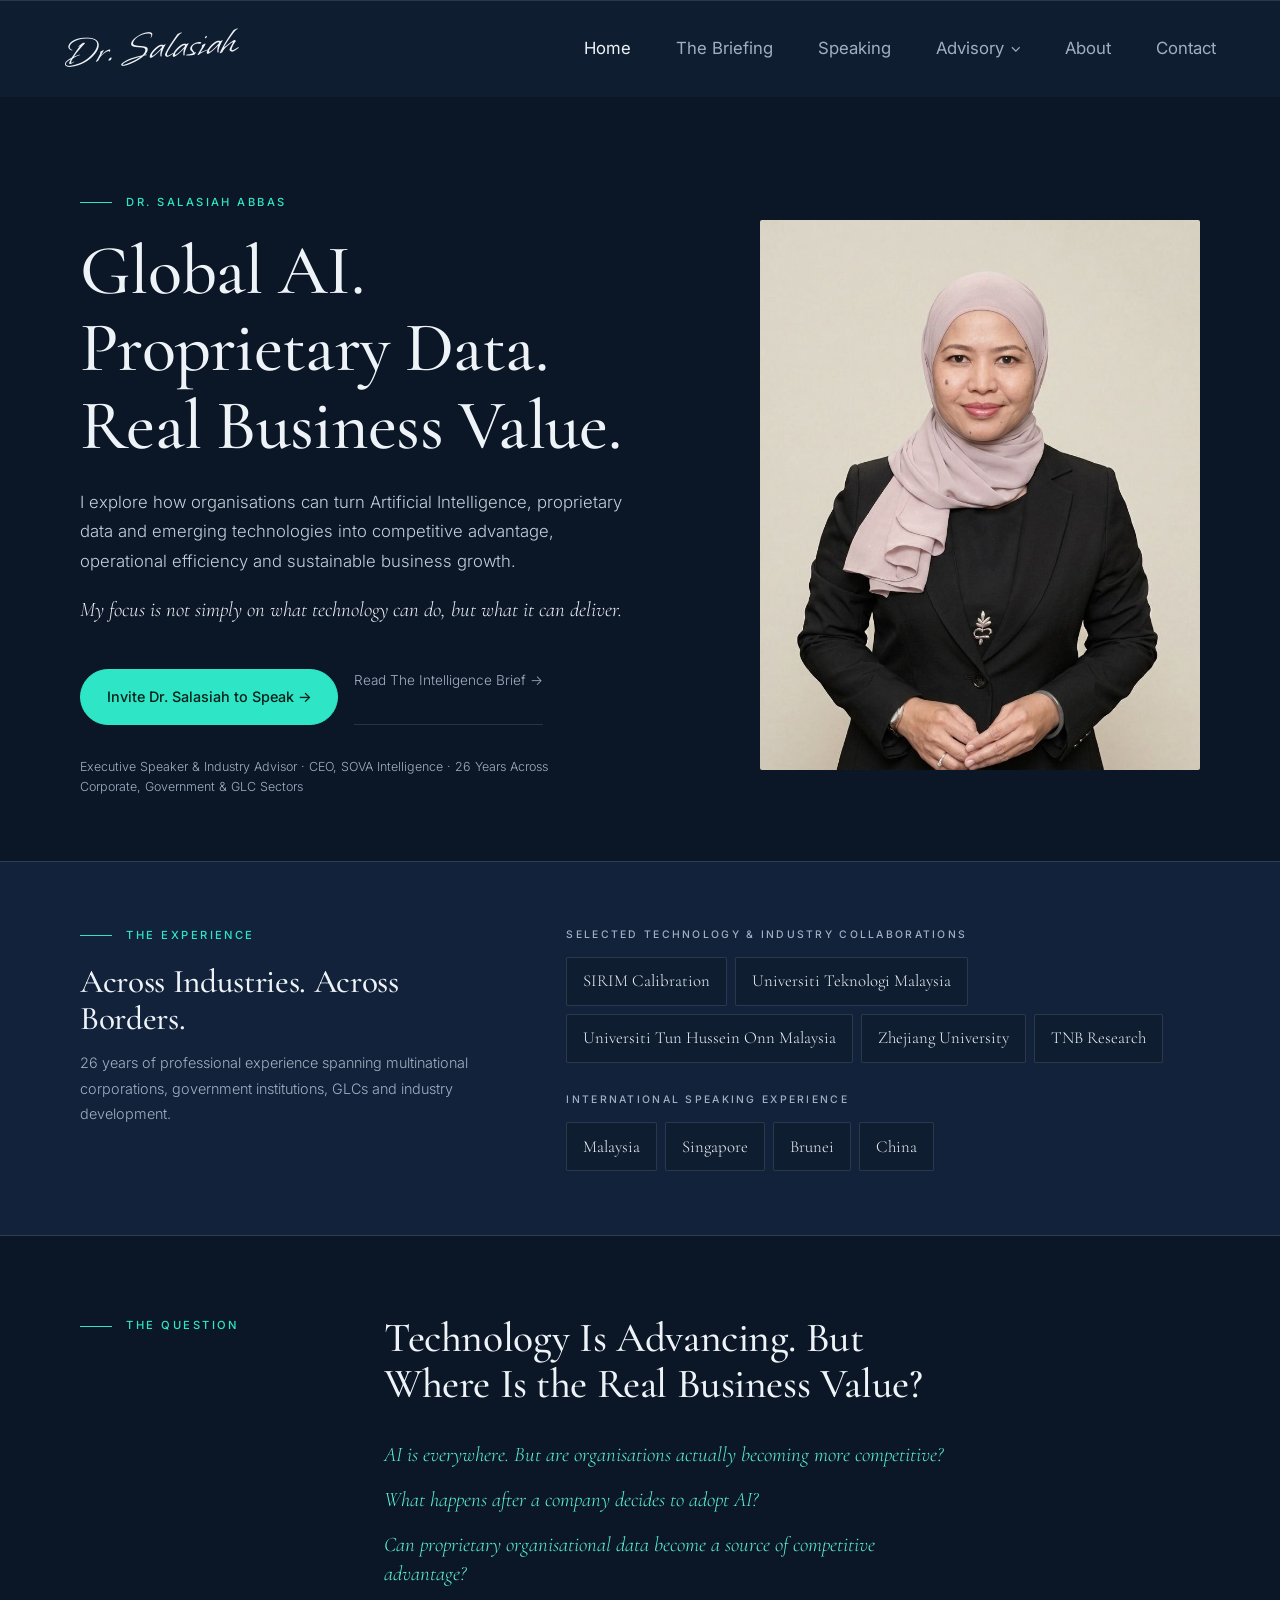
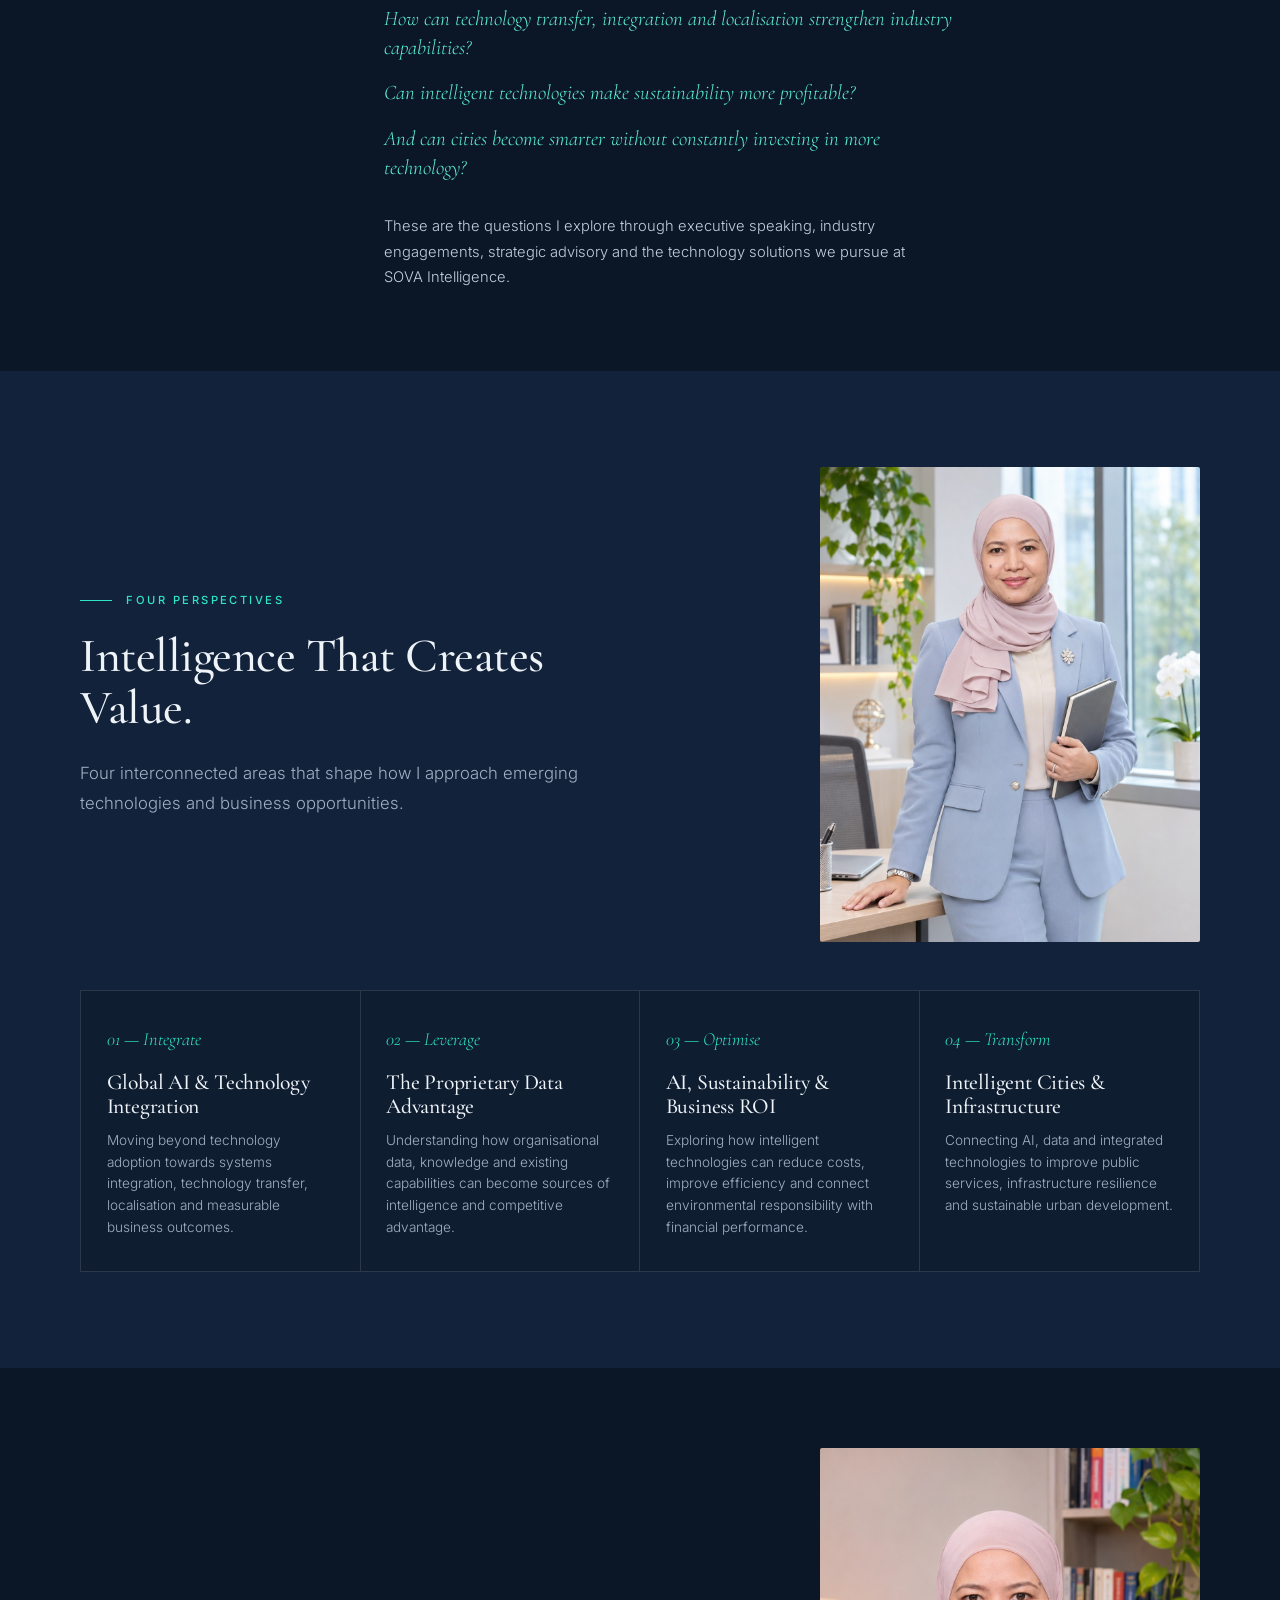
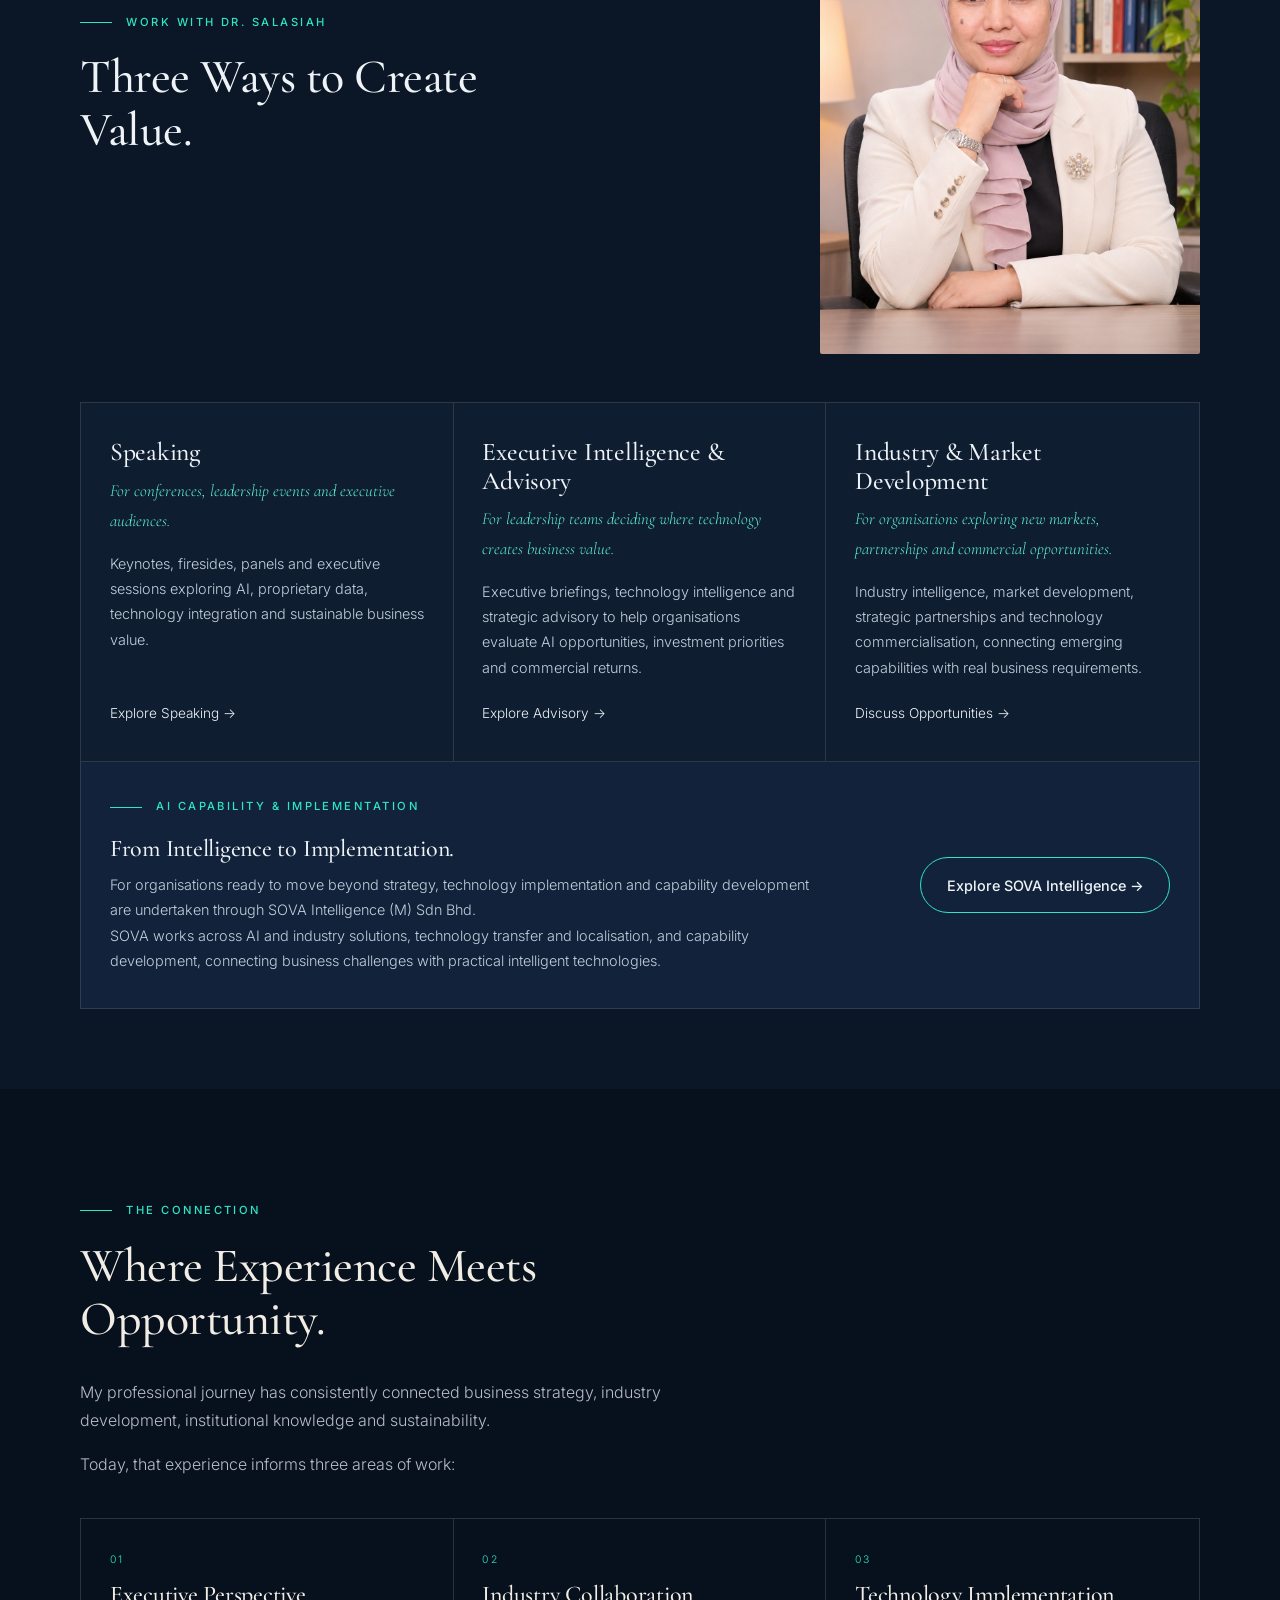
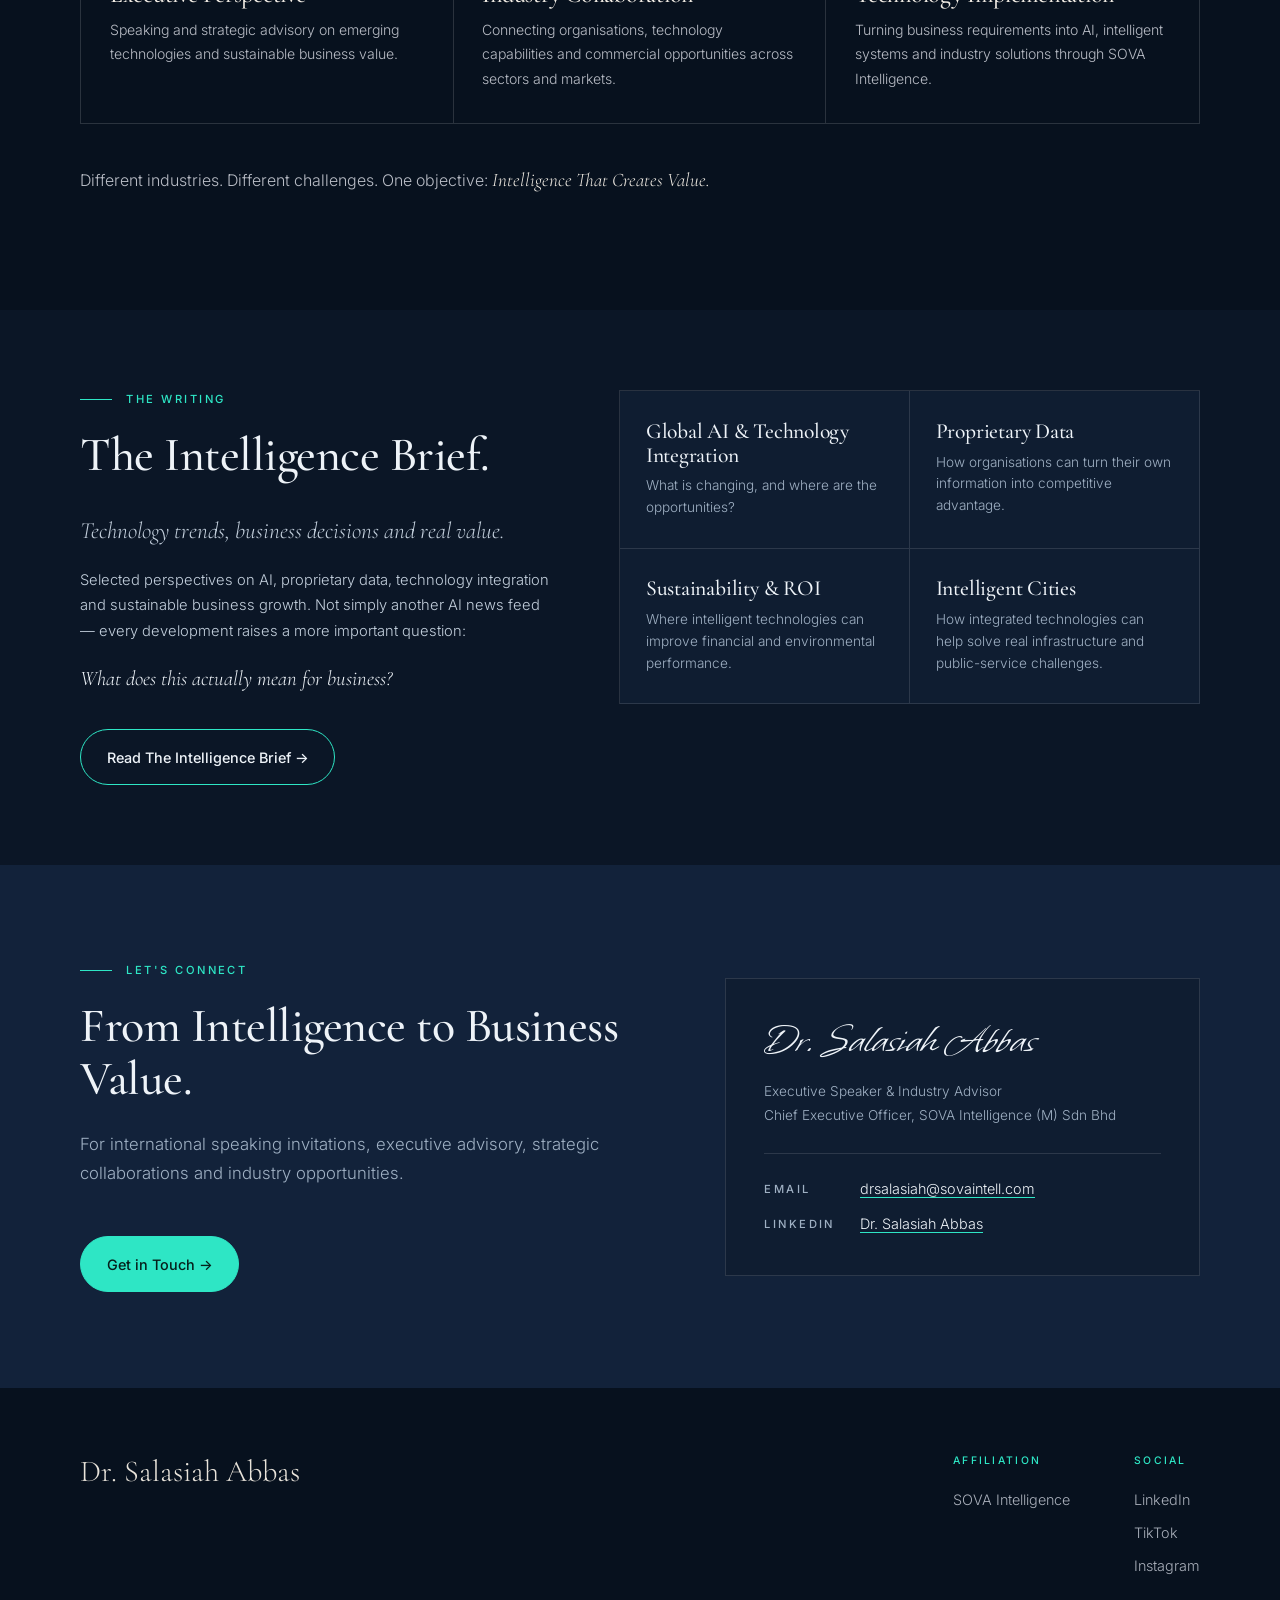
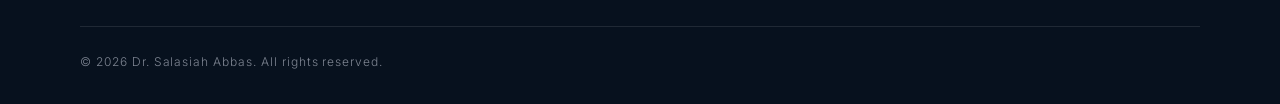
<file: index.html>
<!DOCTYPE html>
<html lang="en">
<head>
  <meta charset="UTF-8">
  <meta name="viewport" content="width=device-width, initial-scale=1.0">
  <title>Dr. Salasiah Abbas · Global AI. Proprietary Data. Real Business Value.</title>
  <meta name="description" content="I explore how organisations can turn Artificial Intelligence, proprietary data and emerging technologies into competitive advantage, operational efficiency and sustainable business growth.">
  <!-- Link preview (WhatsApp, LinkedIn, Facebook, X). Update the URLs if the site moves to her own domain. -->
  <meta property="og:type" content="website">
  <meta property="og:site_name" content="Dr. Salasiah Abbas">
  <meta property="og:url" content="https://drsalasiah.pages.dev/">
  <meta property="og:title" content="Dr. Salasiah Abbas · Global AI. Proprietary Data. Real Business Value.">
  <meta property="og:description" content="I explore how organisations can turn Artificial Intelligence, proprietary data and emerging technologies into competitive advantage, operational efficiency and sustainable business growth.">
  <meta property="og:image" content="https://drsalasiah.pages.dev/images/share.jpg">
  <meta property="og:image:width" content="1200">
  <meta property="og:image:height" content="630">
  <meta property="og:image:alt" content="Dr. Salasiah Abbas">
  <meta name="twitter:card" content="summary_large_image">
  <meta name="twitter:title" content="Dr. Salasiah Abbas · Global AI. Proprietary Data. Real Business Value.">
  <meta name="twitter:description" content="I explore how organisations can turn Artificial Intelligence, proprietary data and emerging technologies into competitive advantage, operational efficiency and sustainable business growth.">
  <meta name="twitter:image" content="https://drsalasiah.pages.dev/images/share.jpg">
  <link rel="preconnect" href="https://fonts.googleapis.com">
  <link rel="preconnect" href="https://fonts.gstatic.com" crossorigin>
  <link href="https://fonts.googleapis.com/css2?family=Cormorant+Garamond:ital,wght@0,400;0,500;1,400;1,500&family=Inter:wght@300;400;500;600&family=Mrs+Saint+Delafield&family=Whisper&display=swap" rel="stylesheet">
  <link rel="stylesheet" href="styles.css?v=30">
</head>
<body>

  <!-- Navigation -->
  <header class="site-header">
    <div class="nav">
      <a href="index.html" class="wordmark" aria-label="Dr. Salasiah Abbas"><span class="wordmark-script">Dr. Salasiah</span></a>
      <button class="nav-toggle" aria-label="Open menu" aria-expanded="false">&#9776;</button>
      
      <nav class="nav-links">
        <a href="index.html" class="nav-item active" aria-current="page">Home</a>
        <a href="briefing.html" class="nav-item">The Briefing</a>
        <a href="speaking.html" class="nav-item">Speaking</a>
        <div class="nav-dropdown">
          <a href="advisory.html" class="nav-item dropdown-toggle" aria-expanded="false" aria-haspopup="true">Advisory <svg class="chevron" viewBox="0 0 10 6" aria-hidden="true"><path d="M1 1l4 4 4-4" fill="none" stroke="currentColor" stroke-width="1.2"/></svg></a>
          <div class="dropdown-menu">
            <a class="dropdown-item" href="advisory.html#speaking"><strong>Speaking</strong><span>Keynotes, firesides, panels and executive sessions.</span></a>
            <a class="dropdown-item" href="advisory.html#advisory"><strong>Executive Intelligence &amp; Advisory</strong><span>Where technology creates business value.</span></a>
            <a class="dropdown-item" href="consulting.html"><strong>1:1 Executive Consulting</strong><span>Private sessions for business leaders.</span></a>
            <a class="dropdown-item" href="advisory.html#market"><strong>Industry &amp; Market Development</strong><span>New markets and commercial opportunities.</span></a>
            <a class="dropdown-item" href="advisory.html#partnerships"><strong>Partnerships</strong><span>Companies, governments and industry organisations.</span></a>
            <a class="dropdown-item external" href="https://www.sovaintell.com" target="_blank" rel="noopener"><strong>SOVA Intelligence</strong><span>Technology implementation, handled by SOVA.</span><svg class="ext-arrow" viewBox="0 0 10 10" aria-hidden="true"><path d="M2 8l6-6M3.5 2H8v4.5" fill="none" stroke="currentColor" stroke-width="1"/></svg></a>
          </div>
        </div>
        <a href="about.html" class="nav-item">About</a>
        <a href="contact.html" class="nav-item">Contact</a>
      </nav>
    </div>
  </header>

  <main>

    <!-- Intro + photo -->
    <section class="contact-hero">
      <div class="container contact-hero-grid">
        <div>
          <p class="eyebrow">Dr. Salasiah Abbas</p>
          <h1>Global AI. Proprietary Data. Real Business Value.</h1>
          <p class="home-lead">I explore how organisations can turn Artificial Intelligence, proprietary data and emerging technologies into competitive advantage, operational efficiency and sustainable business growth.</p>
          <p class="home-lead"><em>My focus is not simply on what technology can do, but what it can deliver.</em></p>
          <div class="btn-row">
            <a href="speaking.html" class="btn btn-pill">Invite Dr. Salasiah to Speak &rarr;</a>
            <a href="briefing.html" class="consult-sub">Read The Intelligence Brief &rarr;</a>
          </div>
          <p class="home-creds">Executive Speaker &amp; Industry Advisor · CEO, SOVA Intelligence · 26 Years Across Corporate, Government &amp; GLC Sectors</p>
        </div>
        <img class="contact-photo" src="images/salasiah.jpeg" alt="Dr. Salasiah Abbas" style="object-position: center top;">
      </div>
    </section>

    <!-- The experience -->
    <section class="home-band">
      <div class="container home-band-grid">
        <div>
          <p class="eyebrow">The experience</p>
          <h2 class="band-title">Across Industries. Across Borders.</h2>
          <p class="band-text">26 years of professional experience spanning multinational corporations, government institutions, GLCs and industry development.</p>
        </div>
        <div class="band-lists">
          <div>
            <p class="band-label">Selected Technology &amp; Industry Collaborations</p>
            <ul class="chip-list">
              <li>SIRIM Calibration</li><li>Universiti Teknologi Malaysia</li><li>Universiti Tun Hussein Onn Malaysia</li><li>Zhejiang University</li><li>TNB Research</li>
            </ul>
          </div>
          <div>
            <p class="band-label">International Speaking Experience</p>
            <ul class="chip-list">
              <li>Malaysia</li><li>Singapore</li><li>Brunei</li><li>China</li>
            </ul>
          </div>
        </div>
      </div>
    </section>

    <!-- The question -->
    <section class="brief-section">
      <div class="container rail">
        <div class="rail-label">
          <p class="eyebrow">The question</p>
        </div>
        <div class="question">
          <h2>Technology Is Advancing. But Where Is the Real Business Value?</h2>
          <ul class="question-list">
            <li>AI is everywhere. But are organisations actually becoming more competitive?</li>
            <li>What happens after a company decides to adopt AI?</li>
            <li>Can proprietary organisational data become a source of competitive advantage?</li>
            <li>How can technology transfer, integration and localisation strengthen industry capabilities?</li>
            <li>Can intelligent technologies make sustainability more profitable?</li>
            <li>And can cities become smarter without constantly investing in more technology?</li>
          </ul>
          <p class="question-close">These are the questions I explore through executive speaking, industry engagements, strategic advisory and the technology solutions we pursue at SOVA Intelligence.</p>
        </div>
      </div>
    </section>

    <!-- Four perspectives -->
    <section class="home-alt">
      <div class="container photo-sec">
        <div class="split">
          <div>
            <p class="eyebrow">Four perspectives</p>
            <h2>Intelligence That Creates Value.</h2>
            <p class="section-intro">Four interconnected areas that shape how I approach emerging technologies and business opportunities.</p>
          </div>
          <img class="split-photo sec-photo" src="images/salasiah-office-standing.jpg" alt="Dr. Salasiah Abbas in her office" style="object-position: 50% 18%;">
        </div>
        <div class="lens-grid">
          <div class="lens"><span class="lens-num">01 — Integrate</span><h3>Global AI &amp; Technology Integration</h3><p>Moving beyond technology adoption towards systems integration, technology transfer, localisation and measurable business outcomes.</p></div>
          <div class="lens"><span class="lens-num">02 — Leverage</span><h3>The Proprietary Data Advantage</h3><p>Understanding how organisational data, knowledge and existing capabilities can become sources of intelligence and competitive advantage.</p></div>
          <div class="lens"><span class="lens-num">03 — Optimise</span><h3>AI, Sustainability &amp; Business ROI</h3><p>Exploring how intelligent technologies can reduce costs, improve efficiency and connect environmental responsibility with financial performance.</p></div>
          <div class="lens"><span class="lens-num">04 — Transform</span><h3>Intelligent Cities &amp; Infrastructure</h3><p>Connecting AI, data and integrated technologies to improve public services, infrastructure resilience and sustainable urban development.</p></div>
        </div>
      </div>
    </section>

    <!-- Work with Dr. Salasiah -->
    <section class="brief-section">
      <div class="container photo-sec">
        <div class="split">
          <div>
            <p class="eyebrow">Work with Dr. Salasiah</p>
            <h2>Three Ways to Create Value.</h2>
          </div>
          <img class="split-photo sec-photo" src="images/salasiah-desk-portrait.jpg" alt="Dr. Salasiah Abbas at her desk" style="object-position: 50% 22%;">
        </div>
        <div class="ways">
          <div class="way">
            <h3>Speaking</h3>
            <p class="way-for">For conferences, leadership events and executive audiences.</p>
            <p>Keynotes, firesides, panels and executive sessions exploring AI, proprietary data, technology integration and sustainable business value.</p>
            <a class="service-link" href="speaking.html">Explore Speaking &rarr;</a>
          </div>
          <div class="way">
            <h3>Executive Intelligence &amp; Advisory</h3>
            <p class="way-for">For leadership teams deciding where technology creates business value.</p>
            <p>Executive briefings, technology intelligence and strategic advisory to help organisations evaluate AI opportunities, investment priorities and commercial returns.</p>
            <a class="service-link" href="advisory.html">Explore Advisory &rarr;</a>
          </div>
          <div class="way">
            <h3>Industry &amp; Market Development</h3>
            <p class="way-for">For organisations exploring new markets, partnerships and commercial opportunities.</p>
            <p>Industry intelligence, market development, strategic partnerships and technology commercialisation, connecting emerging capabilities with real business requirements.</p>
            <a class="service-link" href="advisory.html#market">Discuss Opportunities &rarr;</a>
          </div>
        </div>
        <div class="implement">
          <div>
            <p class="eyebrow">AI capability &amp; implementation</p>
            <h3>From Intelligence to Implementation.</h3>
            <p>For organisations ready to move beyond strategy, technology implementation and capability development are undertaken through SOVA Intelligence (M) Sdn Bhd.</p>
            <p>SOVA works across AI and industry solutions, technology transfer and localisation, and capability development, connecting business challenges with practical intelligent technologies.</p>
          </div>
          <a class="btn btn-pill btn-outline" href="https://www.sovaintell.com/" target="_blank" rel="noopener">Explore SOVA Intelligence &rarr;</a>
        </div>
      </div>
    </section>

    <!-- The connection -->
    <section class="consult-cta connection">
      <div class="container">
        <p class="eyebrow">The connection</p>
        <h2>Where Experience Meets Opportunity.</h2>
        <div class="cta-body">
          <p>My professional journey has consistently connected business strategy, industry development, institutional knowledge and sustainability.</p>
          <p>Today, that experience informs three areas of work:</p>
        </div>
        <div class="conn-grid">
          <div class="conn"><p class="conn-label">01</p><h3>Executive Perspective</h3><p>Speaking and strategic advisory on emerging technologies and sustainable business value.</p></div>
          <div class="conn"><p class="conn-label">02</p><h3>Industry Collaboration</h3><p>Connecting organisations, technology capabilities and commercial opportunities across sectors and markets.</p></div>
          <div class="conn"><p class="conn-label">03</p><h3>Technology Implementation</h3><p>Turning business requirements into AI, intelligent systems and industry solutions through SOVA Intelligence.</p></div>
        </div>
        <p class="conn-close">Different industries. Different challenges. One objective: <em>Intelligence That Creates Value.</em></p>
      </div>
    </section>

    <!-- The writing -->
    <section class="brief-section">
      <div class="container writing-grid">
        <div>
          <p class="eyebrow">The writing</p>
          <h2>The Intelligence Brief.</h2>
          <p class="contact-lead">Technology trends, business decisions and real value.</p>
          <p class="writing-text">Selected perspectives on AI, proprietary data, technology integration and sustainable business growth. Not simply another AI news feed — every development raises a more important question:</p>
          <p class="writing-q">What does this actually mean for business?</p>
          <a class="btn btn-pill btn-outline" href="briefing.html">Read The Intelligence Brief &rarr;</a>
        </div>
        <div class="topic-table">
          <div class="topic-cell"><h3>Global AI &amp; Technology Integration</h3><p>What is changing, and where are the opportunities?</p></div>
          <div class="topic-cell"><h3>Proprietary Data</h3><p>How organisations can turn their own information into competitive advantage.</p></div>
          <div class="topic-cell"><h3>Sustainability &amp; ROI</h3><p>Where intelligent technologies can improve financial and environmental performance.</p></div>
          <div class="topic-cell"><h3>Intelligent Cities</h3><p>How integrated technologies can help solve real infrastructure and public-service challenges.</p></div>
        </div>
      </div>
    </section>

    <!-- Let's connect -->
    <section class="home-alt connect">
      <div class="container connect-grid">
        <div>
          <p class="eyebrow">Let's connect</p>
          <h2>From Intelligence to Business Value.</h2>
          <p class="section-intro">For international speaking invitations, executive advisory, strategic collaborations and industry opportunities.</p>
          <a class="btn btn-pill" href="contact.html">Get in Touch &rarr;</a>
        </div>
        <div class="connect-card">
          <p class="signature">Dr. Salasiah Abbas</p>
          <p class="connect-role">Executive Speaker &amp; Industry Advisor<br>Chief Executive Officer, SOVA Intelligence (M) Sdn Bhd</p>
          <dl class="connect-dl">
            <div><dt>Email</dt><dd><a class="inline-link" href="mailto:drsalasiah@sovaintell.com">drsalasiah@sovaintell.com</a></dd></div>
            <div><dt>LinkedIn</dt><dd><a class="inline-link" href="https://www.linkedin.com/in/dr-salasiah-abbas-5362b3144" target="_blank" rel="noopener">Dr. Salasiah Abbas</a></dd></div>
          </dl>
        </div>
      </div>
    </section>

  </main>

  <!-- Footer -->
  <footer class="site-footer">
    <div class="container">
      <div class="footer-top">
        <p class="footer-line">Dr. Salasiah Abbas</p>
        <div class="footer-cols">
          <div>
            <h4>Affiliation</h4>
            <a href="https://www.sovaintell.com" target="_blank" rel="noopener">SOVA Intelligence</a>
          </div>
          <div>
            <h4>Social</h4>
            <a href="https://www.linkedin.com/in/dr-salasiah-abbas-5362b3144" target="_blank" rel="noopener">LinkedIn</a>
            <a href="https://www.tiktok.com/@dr_salasiah" target="_blank" rel="noopener">TikTok</a>
            <a href="https://www.instagram.com/drsalasiah" target="_blank" rel="noopener">Instagram</a>
          </div>
        </div>
      </div>
      <p class="copyright">&copy; <span id="year"></span> Dr. Salasiah Abbas. All rights reserved.</p>
    </div>
  </footer>

  <script src="script.js?v=20"></script>
</body>
</html>
</file>
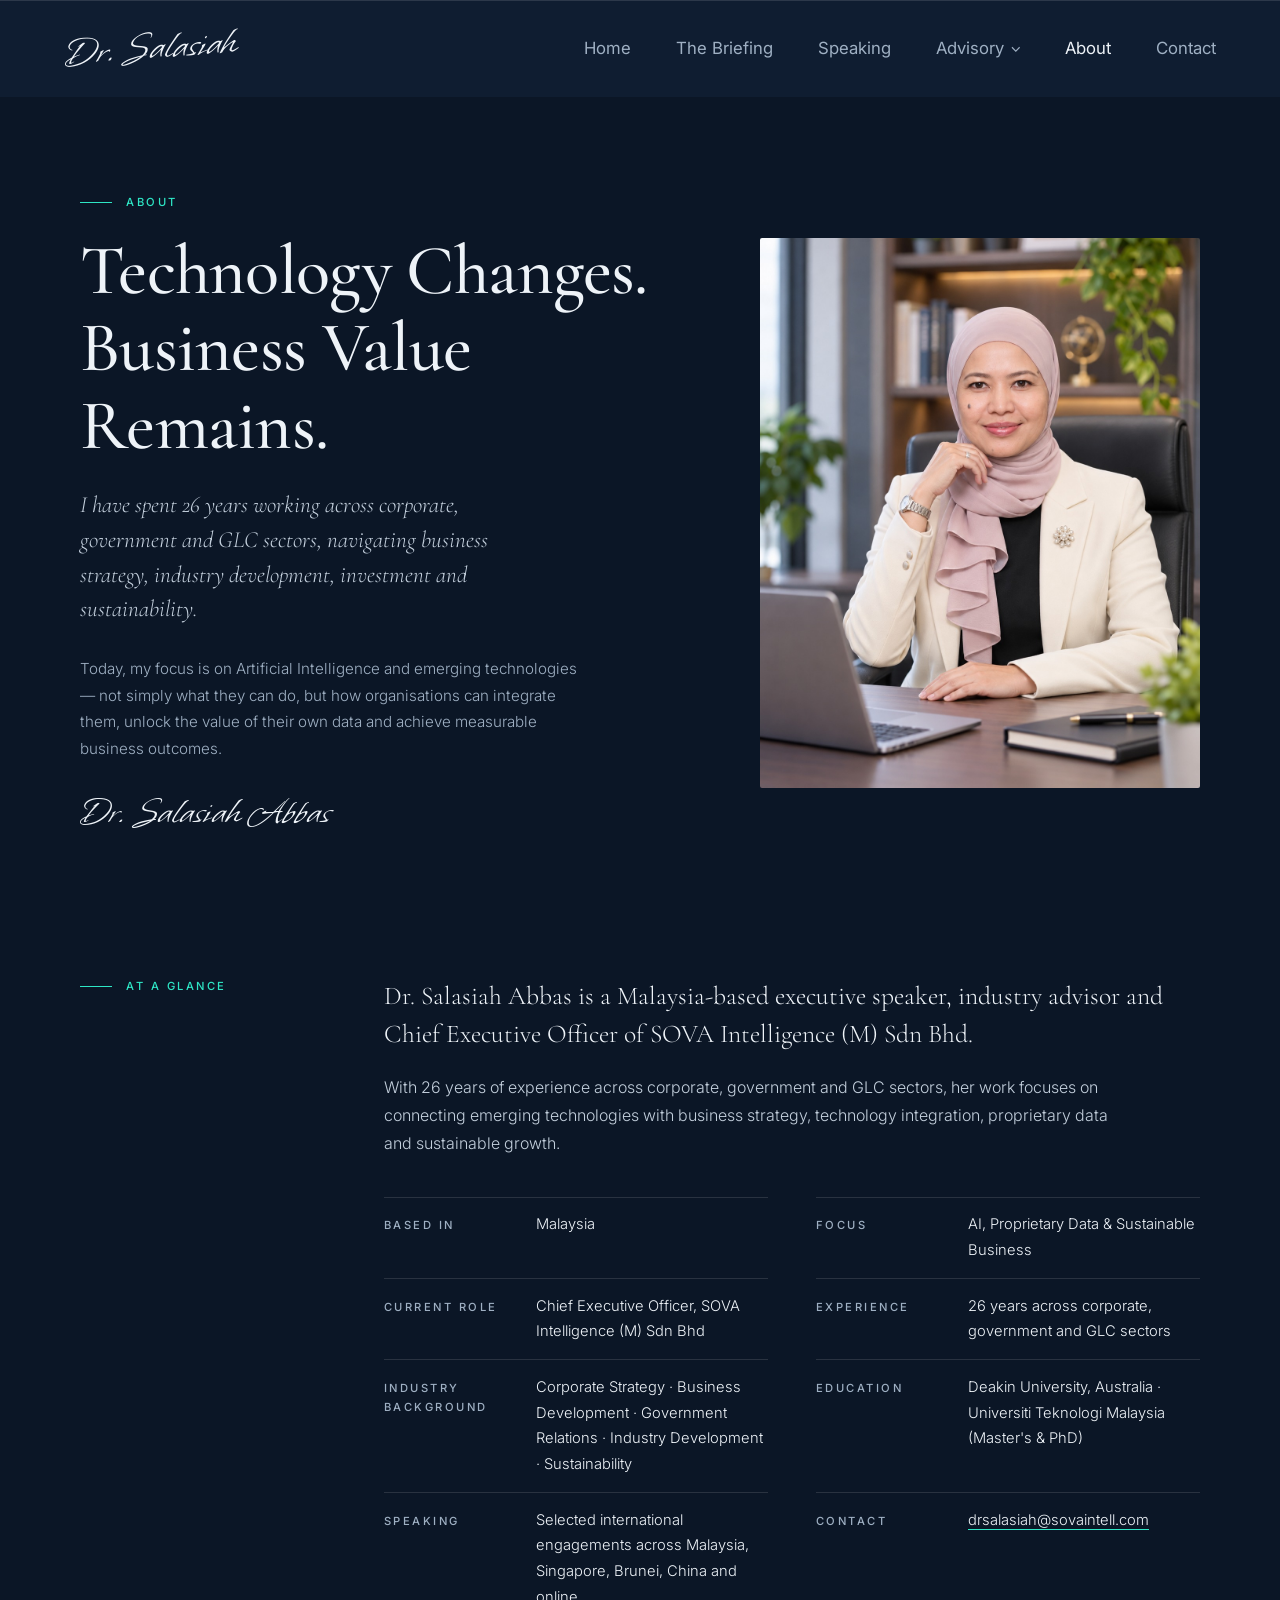
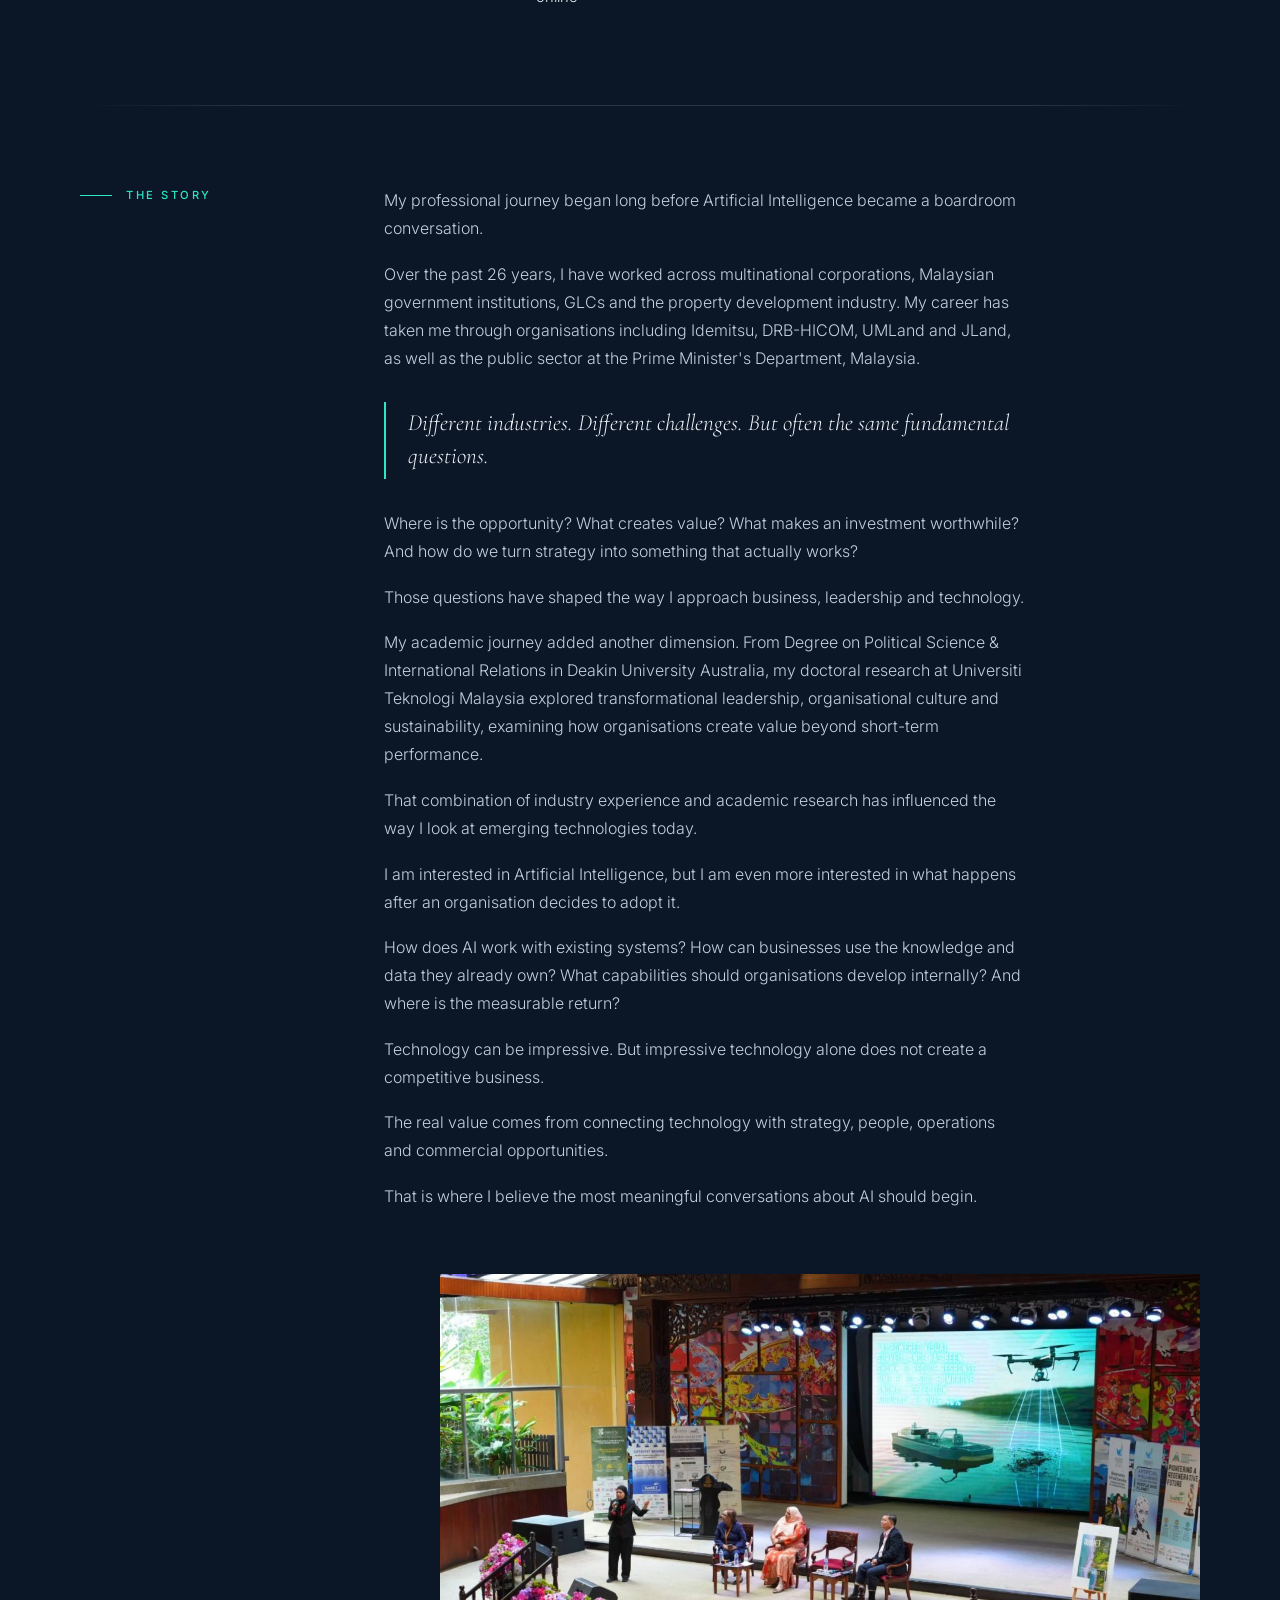
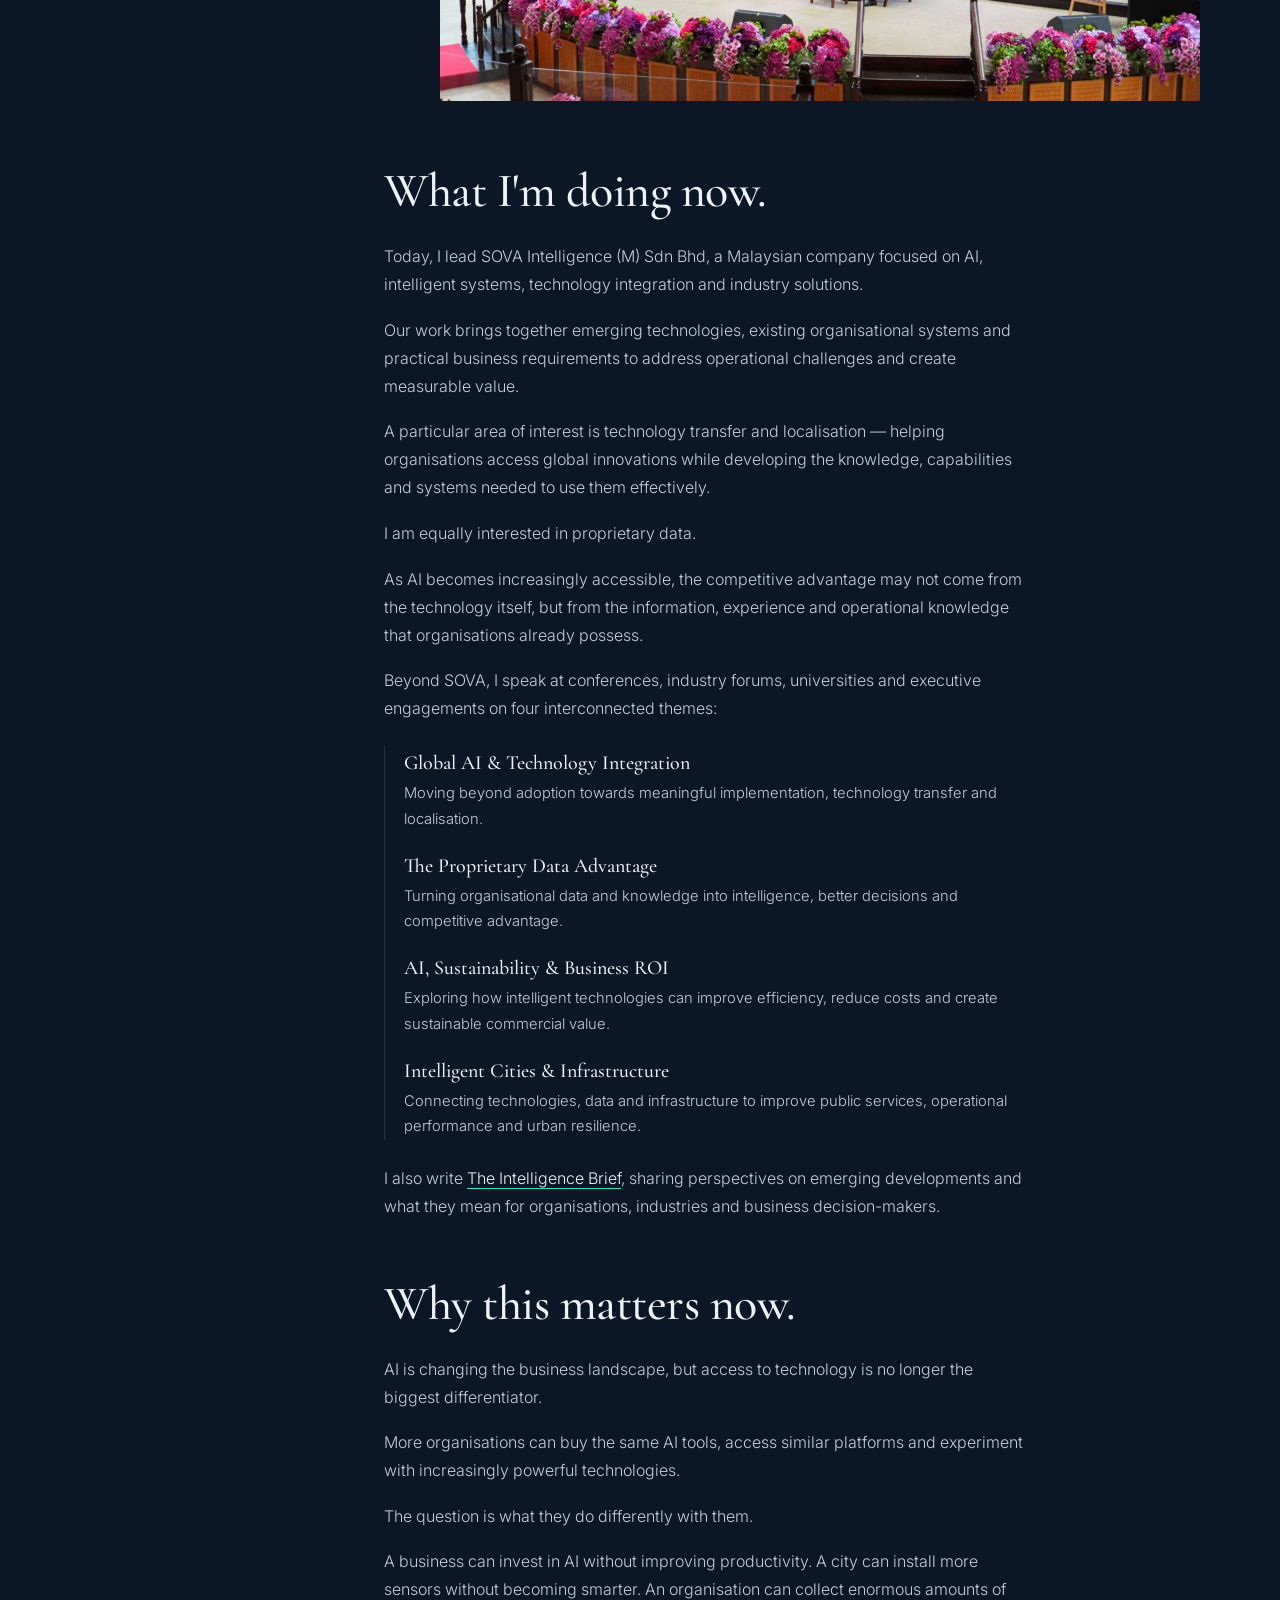
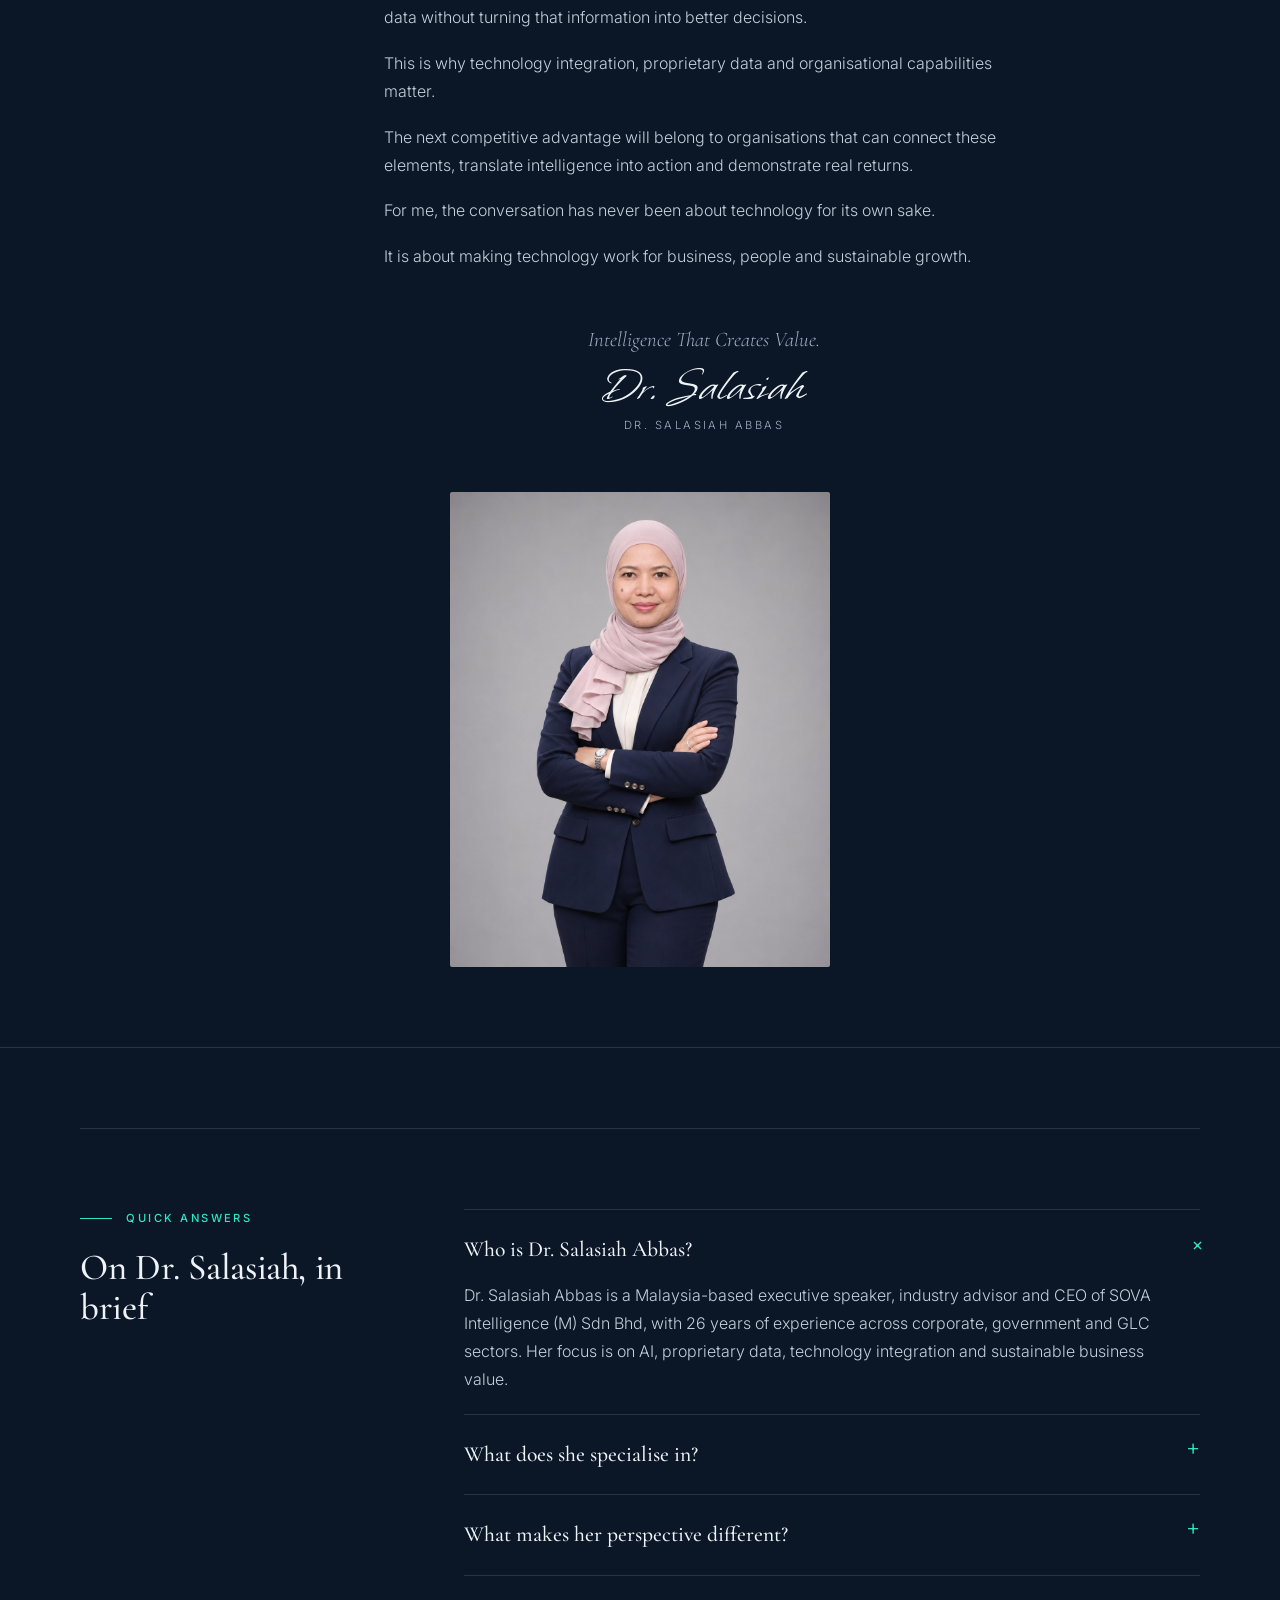
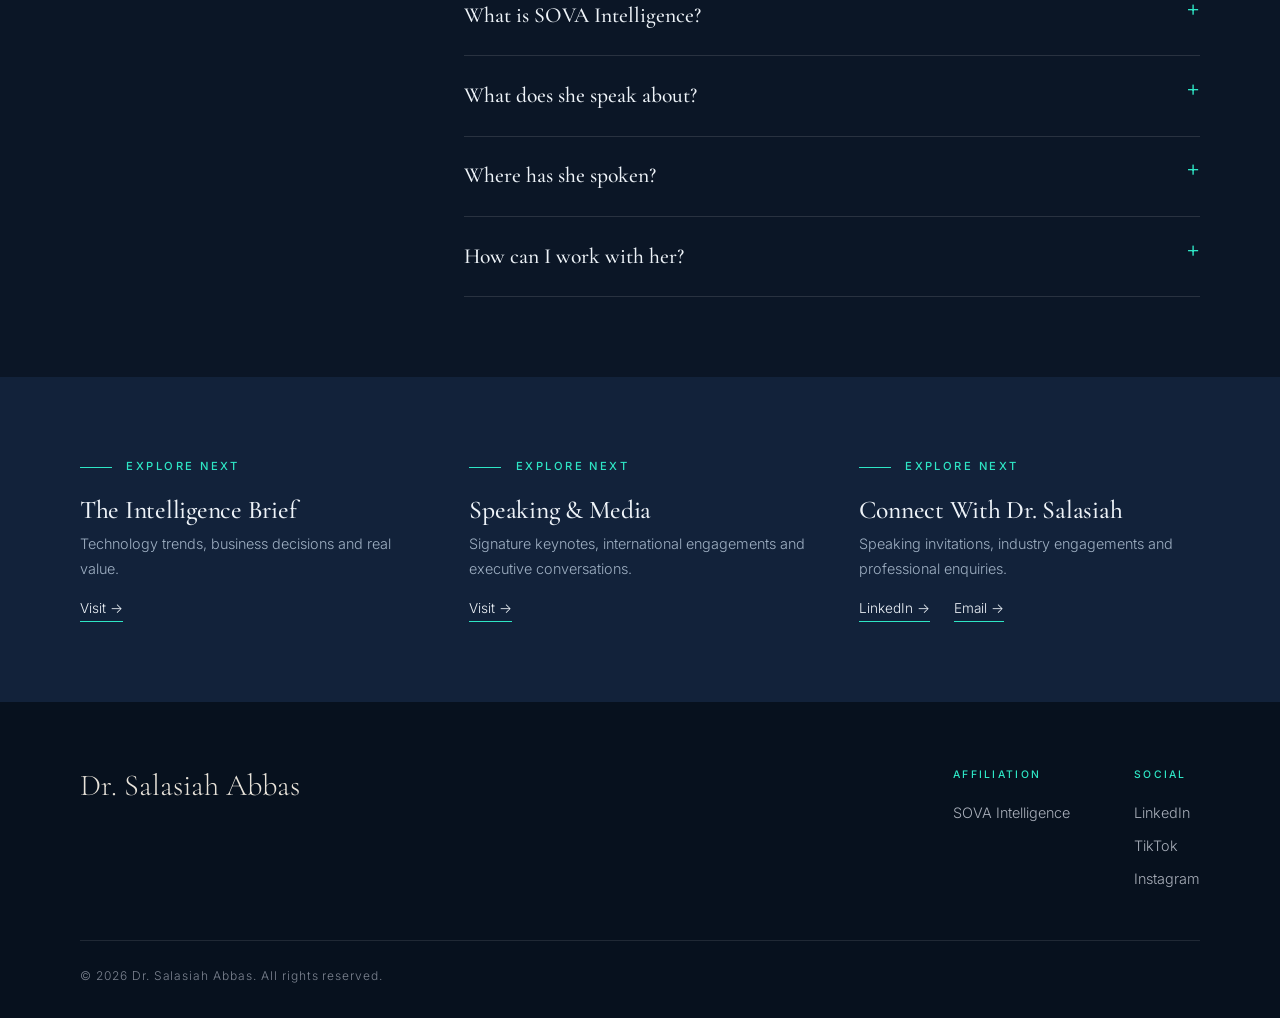
<file: about.html>
<!DOCTYPE html>
<html lang="en">
<head>
  <meta charset="UTF-8">
  <meta name="viewport" content="width=device-width, initial-scale=1.0">
  <title>About · Dr. Salasiah Abbas</title>
  <meta name="description" content="Dr. Salasiah Abbas is a Malaysia-based executive speaker, industry advisor and CEO of SOVA Intelligence, with 26 years across corporate, government and GLC sectors.">
  <!-- Link preview (WhatsApp, LinkedIn, Facebook, X). Update the URLs if the site moves to her own domain. -->
  <meta property="og:type" content="website">
  <meta property="og:site_name" content="Dr. Salasiah Abbas">
  <meta property="og:url" content="https://drsalasiah.pages.dev/about">
  <meta property="og:title" content="About · Dr. Salasiah Abbas">
  <meta property="og:description" content="Malaysia-based executive speaker, industry advisor and CEO of SOVA Intelligence, with 26 years across corporate, government and GLC sectors.">
  <meta property="og:image" content="https://drsalasiah.pages.dev/images/share.jpg">
  <meta property="og:image:width" content="1200">
  <meta property="og:image:height" content="630">
  <meta property="og:image:alt" content="Dr. Salasiah Abbas">
  <meta name="twitter:card" content="summary_large_image">
  <meta name="twitter:title" content="About · Dr. Salasiah Abbas">
  <meta name="twitter:description" content="Malaysia-based executive speaker, industry advisor and CEO of SOVA Intelligence, with 26 years across corporate, government and GLC sectors.">
  <meta name="twitter:image" content="https://drsalasiah.pages.dev/images/share.jpg">
  <link rel="preconnect" href="https://fonts.googleapis.com">
  <link rel="preconnect" href="https://fonts.gstatic.com" crossorigin>
  <link href="https://fonts.googleapis.com/css2?family=Cormorant+Garamond:ital,wght@0,400;0,500;1,400;1,500&family=Inter:wght@300;400;500;600&family=Mrs+Saint+Delafield&family=Whisper&display=swap" rel="stylesheet">
  <link rel="stylesheet" href="styles.css?v=30">
</head>
<body>

  <!-- Navigation -->
  <header class="site-header">
    <div class="nav">
      <a href="index.html" class="wordmark" aria-label="Dr. Salasiah Abbas"><span class="wordmark-script">Dr. Salasiah</span></a>
      <button class="nav-toggle" aria-label="Open menu" aria-expanded="false">&#9776;</button>
      
      <nav class="nav-links">
        <a href="index.html" class="nav-item">Home</a>
        <a href="briefing.html" class="nav-item">The Briefing</a>
        <a href="speaking.html" class="nav-item">Speaking</a>
        <div class="nav-dropdown">
          <a href="advisory.html" class="nav-item dropdown-toggle" aria-expanded="false" aria-haspopup="true">Advisory <svg class="chevron" viewBox="0 0 10 6" aria-hidden="true"><path d="M1 1l4 4 4-4" fill="none" stroke="currentColor" stroke-width="1.2"/></svg></a>
          <div class="dropdown-menu">
            <a class="dropdown-item" href="advisory.html#speaking"><strong>Speaking</strong><span>Keynotes, firesides, panels and executive sessions.</span></a>
            <a class="dropdown-item" href="advisory.html#advisory"><strong>Executive Intelligence &amp; Advisory</strong><span>Where technology creates business value.</span></a>
            <a class="dropdown-item" href="consulting.html"><strong>1:1 Executive Consulting</strong><span>Private sessions for business leaders.</span></a>
            <a class="dropdown-item" href="advisory.html#market"><strong>Industry &amp; Market Development</strong><span>New markets and commercial opportunities.</span></a>
            <a class="dropdown-item" href="advisory.html#partnerships"><strong>Partnerships</strong><span>Companies, governments and industry organisations.</span></a>
            <a class="dropdown-item external" href="https://www.sovaintell.com" target="_blank" rel="noopener"><strong>SOVA Intelligence</strong><span>Technology implementation, handled by SOVA.</span><svg class="ext-arrow" viewBox="0 0 10 10" aria-hidden="true"><path d="M2 8l6-6M3.5 2H8v4.5" fill="none" stroke="currentColor" stroke-width="1"/></svg></a>
          </div>
        </div>
        <a href="about.html" class="nav-item active" aria-current="page">About</a>
        <a href="contact.html" class="nav-item">Contact</a>
      </nav>
    </div>
  </header>

  <main>

    <!-- Intro + photo -->
    <section class="contact-hero">
      <div class="container contact-hero-grid">
        <div>
          <p class="eyebrow">About</p>
          <h1>Technology Changes. Business Value Remains.</h1>
          <p class="contact-lead">I have spent 26 years working across corporate, government and GLC sectors, navigating business strategy, industry development, investment and sustainability.</p>
          <div class="brief-intro">
            <p>Today, my focus is on Artificial Intelligence and emerging technologies — not simply what they can do, but how organisations can integrate them, unlock the value of their own data and achieve measurable business outcomes.</p>
          </div>
          <p class="about-sign">Dr. Salasiah Abbas</p>
        </div>
        <img class="contact-photo" src="images/salasiah-office-desk.jpg" alt="Dr. Salasiah Abbas at her desk">
      </div>
    </section>

    <!-- At a glance -->
    <section class="brief-section">
      <div class="container rail">
        <div class="rail-label">
          <p class="eyebrow">At a glance</p>
        </div>
        <div>
          <p class="glance-intro">Dr. Salasiah Abbas is a Malaysia-based executive speaker, industry advisor and Chief Executive Officer of SOVA Intelligence (M) Sdn Bhd.</p>
          <p class="about-glance-sub">With 26 years of experience across corporate, government and GLC sectors, her work focuses on connecting emerging technologies with business strategy, technology integration, proprietary data and sustainable growth.</p>
          <dl class="consult-facts about-facts">
            <div><dt>Based in</dt><dd>Malaysia</dd></div>
            <div><dt>Focus</dt><dd>AI, Proprietary Data &amp; Sustainable Business</dd></div>
            <div><dt>Current Role</dt><dd>Chief Executive Officer, SOVA Intelligence (M) Sdn Bhd</dd></div>
            <div><dt>Experience</dt><dd>26 years across corporate, government and GLC sectors</dd></div>
            <div><dt>Industry Background</dt><dd>Corporate Strategy · Business Development · Government Relations · Industry Development · Sustainability</dd></div>
            <div><dt>Education</dt><dd>Deakin University, Australia · Universiti Teknologi Malaysia (Master's &amp; PhD)</dd></div>
            <div><dt>Speaking</dt><dd>Selected international engagements across Malaysia, Singapore, Brunei, China and online</dd></div>
            <div><dt>Contact</dt><dd><a class="inline-link" href="mailto:drsalasiah@sovaintell.com">drsalasiah@sovaintell.com</a></dd></div>
          </dl>
        </div>
      </div>
    </section>

    <div class="container"><hr class="contact-rule"></div>

    <!-- The story -->
    <section class="brief-section">
      <div class="container rail">
        <div class="rail-label">
          <p class="eyebrow">The story</p>
        </div>
        <div class="story">
          <p>My professional journey began long before Artificial Intelligence became a boardroom conversation.</p>
          <p>Over the past 26 years, I have worked across multinational corporations, Malaysian government institutions, GLCs and the property development industry. My career has taken me through organisations including Idemitsu, DRB-HICOM, UMLand and JLand, as well as the public sector at the Prime Minister's Department, Malaysia.</p>
          <blockquote class="story-quote">Different industries. Different challenges. But often the same fundamental questions.</blockquote>
          <p>Where is the opportunity? What creates value? What makes an investment worthwhile? And how do we turn strategy into something that actually works?</p>
          <p>Those questions have shaped the way I approach business, leadership and technology.</p>
          <p>My academic journey added another dimension. From Degree on Political Science &amp; International Relations in Deakin University Australia, my doctoral research at Universiti Teknologi Malaysia explored transformational leadership, organisational culture and sustainability, examining how organisations create value beyond short-term performance.</p>
          <p>That combination of industry experience and academic research has influenced the way I look at emerging technologies today.</p>
          <p>I am interested in Artificial Intelligence, but I am even more interested in what happens after an organisation decides to adopt it.</p>
          <p>How does AI work with existing systems? How can businesses use the knowledge and data they already own? What capabilities should organisations develop internally? And where is the measurable return?</p>
          <p>Technology can be impressive. But impressive technology alone does not create a competitive business.</p>
          <p>The real value comes from connecting technology with strategy, people, operations and commercial opportunities.</p>
          <p>That is where I believe the most meaningful conversations about AI should begin.</p>
        </div>
      </div>

      <div class="container story-photo-wrap">
        <img class="story-photo" src="images/salasiah-sustainability-stage.jpg" alt="Dr. Salasiah Abbas presenting on stage at a sustainability forum">
      </div>

      <div class="container rail">
        <div></div>
        <div class="story">
          <h2>What I'm doing now.</h2>
          <p>Today, I lead SOVA Intelligence (M) Sdn Bhd, a Malaysian company focused on AI, intelligent systems, technology integration and industry solutions.</p>
          <p>Our work brings together emerging technologies, existing organisational systems and practical business requirements to address operational challenges and create measurable value.</p>
          <p>A particular area of interest is technology transfer and localisation — helping organisations access global innovations while developing the knowledge, capabilities and systems needed to use them effectively.</p>
          <p>I am equally interested in proprietary data.</p>
          <p>As AI becomes increasingly accessible, the competitive advantage may not come from the technology itself, but from the information, experience and operational knowledge that organisations already possess.</p>
          <p>Beyond SOVA, I speak at conferences, industry forums, universities and executive engagements on four interconnected themes:</p>
          <dl class="themes">
            <div><dt>Global AI &amp; Technology Integration</dt><dd>Moving beyond adoption towards meaningful implementation, technology transfer and localisation.</dd></div>
            <div><dt>The Proprietary Data Advantage</dt><dd>Turning organisational data and knowledge into intelligence, better decisions and competitive advantage.</dd></div>
            <div><dt>AI, Sustainability &amp; Business ROI</dt><dd>Exploring how intelligent technologies can improve efficiency, reduce costs and create sustainable commercial value.</dd></div>
            <div><dt>Intelligent Cities &amp; Infrastructure</dt><dd>Connecting technologies, data and infrastructure to improve public services, operational performance and urban resilience.</dd></div>
          </dl>
          <p>I also write <a class="inline-link" href="briefing.html">The Intelligence Brief</a>, sharing perspectives on emerging developments and what they mean for organisations, industries and business decision-makers.</p>

          <h2>Why this matters now.</h2>
          <p>AI is changing the business landscape, but access to technology is no longer the biggest differentiator.</p>
          <p>More organisations can buy the same AI tools, access similar platforms and experiment with increasingly powerful technologies.</p>
          <p>The question is what they do differently with them.</p>
          <p>A business can invest in AI without improving productivity. A city can install more sensors without becoming smarter. An organisation can collect enormous amounts of data without turning that information into better decisions.</p>
          <p>This is why technology integration, proprietary data and organisational capabilities matter.</p>
          <p>The next competitive advantage will belong to organisations that can connect these elements, translate intelligence into action and demonstrate real returns.</p>
          <p>For me, the conversation has never been about technology for its own sake.</p>
          <p>It is about making technology work for business, people and sustainable growth.</p>
          <div class="story-close">
            <p class="story-tagline">Intelligence That Creates Value.</p>
            <p class="signature">Dr. Salasiah</p>
            <p class="signature-name">Dr. Salasiah Abbas</p>
          </div>
        </div>
      </div>

      <div class="container story-end">
        <img class="story-end-photo" src="images/salasiah-navy-suit.jpg" alt="Dr. Salasiah Abbas">
      </div>
    </section>

    <!-- Quick answers -->
    <section class="brief-section quick">
      <div class="container rail">
        <div class="rail-label">
          <p class="eyebrow">Quick answers</p>
          <h2 class="quick-title">On Dr. Salasiah, in brief</h2>
        </div>
        <div class="qa">
          <details open><summary>Who is Dr. Salasiah Abbas?</summary><p>Dr. Salasiah Abbas is a Malaysia-based executive speaker, industry advisor and CEO of SOVA Intelligence (M) Sdn Bhd, with 26 years of experience across corporate, government and GLC sectors. Her focus is on AI, proprietary data, technology integration and sustainable business value.</p></details>
          <details><summary>What does she specialise in?</summary><p>Her four principal areas are Global AI &amp; Technology Integration, The Proprietary Data Advantage, AI-enabled Sustainability &amp; Business ROI, and Intelligent Cities &amp; Infrastructure.</p></details>
          <details><summary>What makes her perspective different?</summary><p>Her approach combines extensive corporate and public-sector experience with doctoral research in transformational leadership, organisational culture and sustainability. She focuses on the commercial and organisational implications of technology, rather than technology alone.</p></details>
          <details><summary>What is SOVA Intelligence?</summary><p>SOVA Intelligence (M) Sdn Bhd is a Malaysian AI and industry solutions company specialising in technology integration, automation, intelligent systems, technology transfer and localisation, and capability development.</p></details>
          <details><summary>What does she speak about?</summary><p>Her keynotes and executive conversations explore practical AI adoption, technology integration, proprietary data, sustainable business performance and intelligent urban development. Topics can be customised for different industries and audiences.</p></details>
          <details><summary>Where has she spoken?</summary><p>Her selected speaking engagements include international technology conferences, sustainability forums, industry events, government dialogues and academic programmes across Malaysia, Singapore, Brunei and China, as well as online.</p></details>
          <details><summary>How can I work with her?</summary><p>For keynote invitations, panel discussions, executive sessions or industry collaboration, contact <a class="inline-link" href="mailto:drsalasiah@sovaintell.com">drsalasiah@sovaintell.com</a> or connect through <a class="inline-link" href="https://www.linkedin.com/in/dr-salasiah-abbas-5362b3144" target="_blank" rel="noopener">LinkedIn</a>.</p></details>
        </div>
      </div>
    </section>

    <!-- Explore next -->
    <section class="next">
      <div class="container next-grid">
        <div class="next-card">
          <p class="eyebrow">Explore next</p>
          <h3>The Intelligence Brief</h3>
          <p>Technology trends, business decisions and real value.</p>
          <a class="service-link" href="briefing.html">Visit &rarr;</a>
        </div>
        <div class="next-card">
          <p class="eyebrow">Explore next</p>
          <h3>Speaking &amp; Media</h3>
          <p>Signature keynotes, international engagements and executive conversations.</p>
          <a class="service-link" href="speaking.html">Visit &rarr;</a>
        </div>
        <div class="next-card">
          <p class="eyebrow">Explore next</p>
          <h3>Connect With Dr. Salasiah</h3>
          <p>Speaking invitations, industry engagements and professional enquiries.</p>
          <div class="next-links">
            <a class="service-link" href="https://www.linkedin.com/in/dr-salasiah-abbas-5362b3144" target="_blank" rel="noopener">LinkedIn &rarr;</a>
            <a class="service-link" href="mailto:drsalasiah@sovaintell.com">Email &rarr;</a>
          </div>
        </div>
      </div>
    </section>

  </main>

  <!-- Footer -->
  <footer class="site-footer">
    <div class="container">
      <div class="footer-top">
        <p class="footer-line">Dr. Salasiah Abbas</p>
        <div class="footer-cols">
          <div>
            <h4>Affiliation</h4>
            <a href="https://www.sovaintell.com" target="_blank" rel="noopener">SOVA Intelligence</a>
          </div>
          <div>
            <h4>Social</h4>
            <a href="https://www.linkedin.com/in/dr-salasiah-abbas-5362b3144" target="_blank" rel="noopener">LinkedIn</a>
            <a href="https://www.tiktok.com/@dr_salasiah" target="_blank" rel="noopener">TikTok</a>
            <a href="https://www.instagram.com/drsalasiah" target="_blank" rel="noopener">Instagram</a>
          </div>
        </div>
      </div>
      <p class="copyright">&copy; <span id="year"></span> Dr. Salasiah Abbas. All rights reserved.</p>
    </div>
  </footer>

  <script src="script.js?v=20"></script>
</body>
</html>
</file>
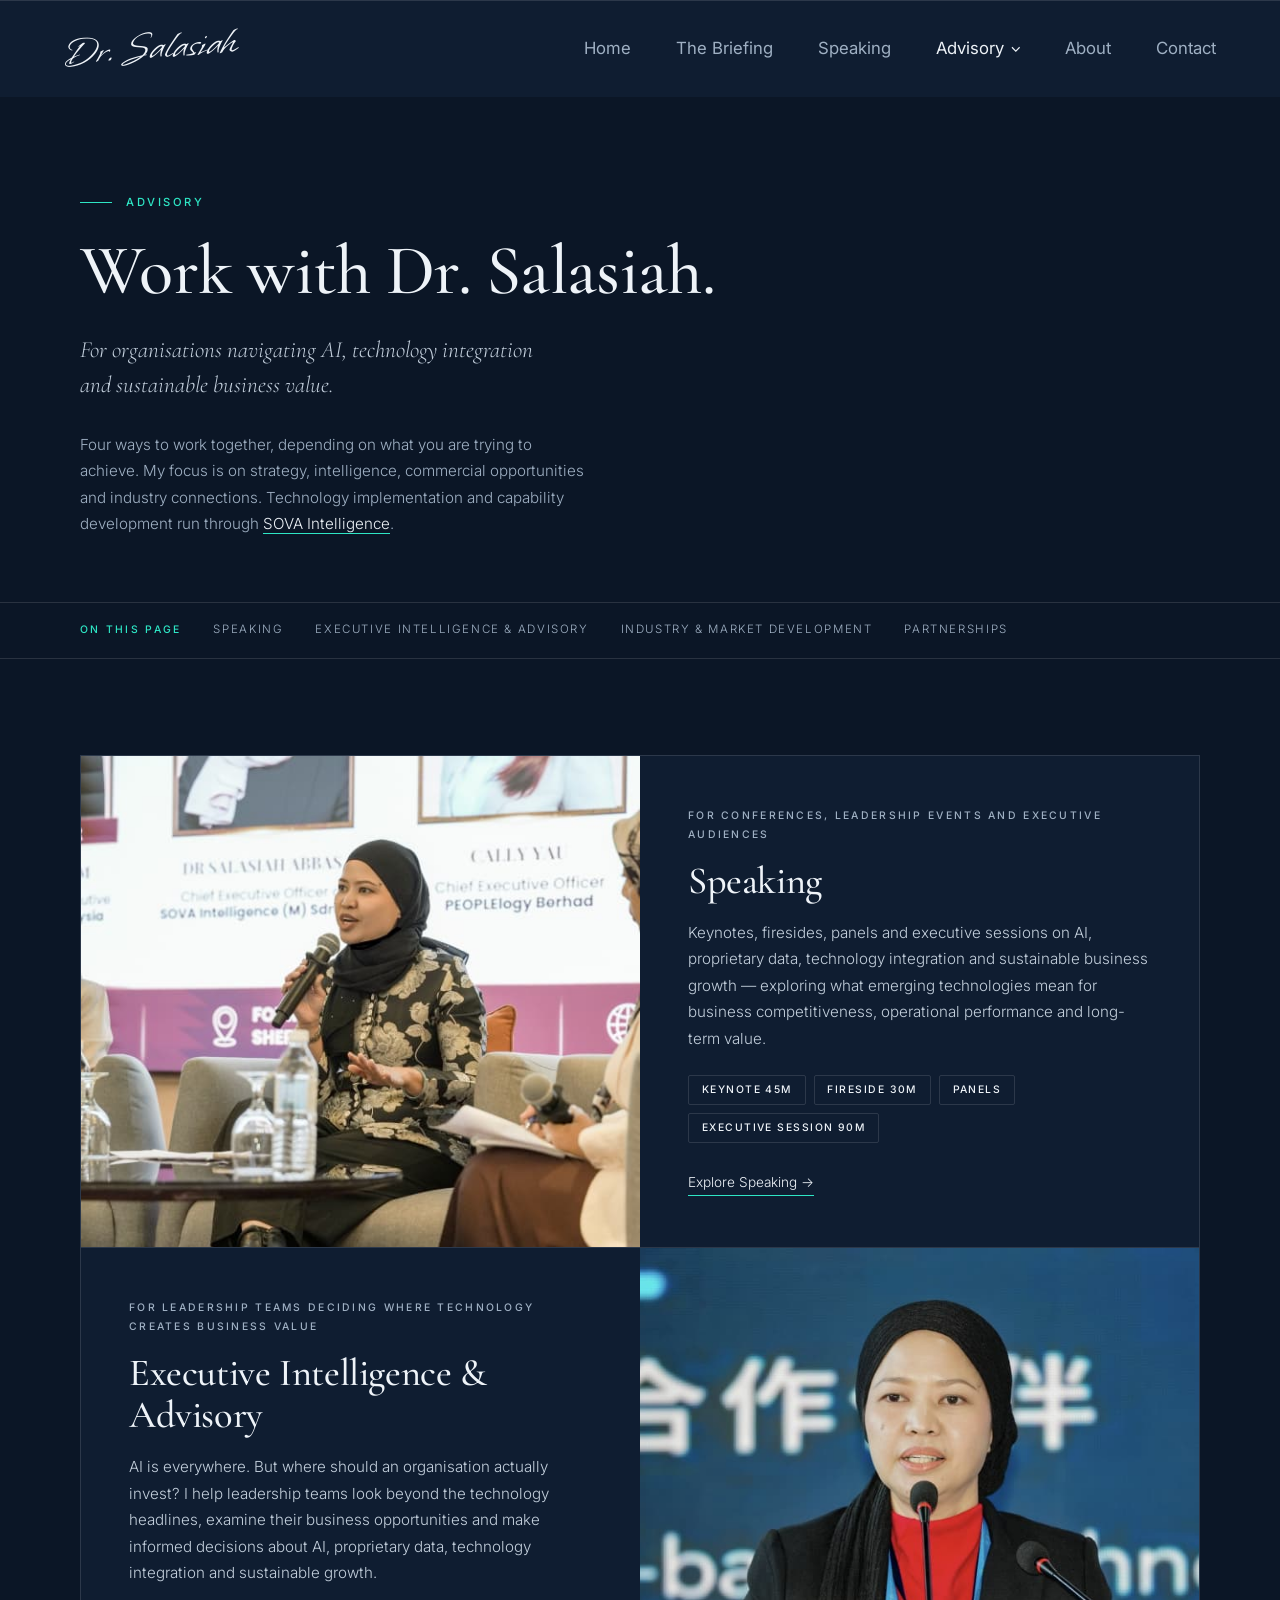
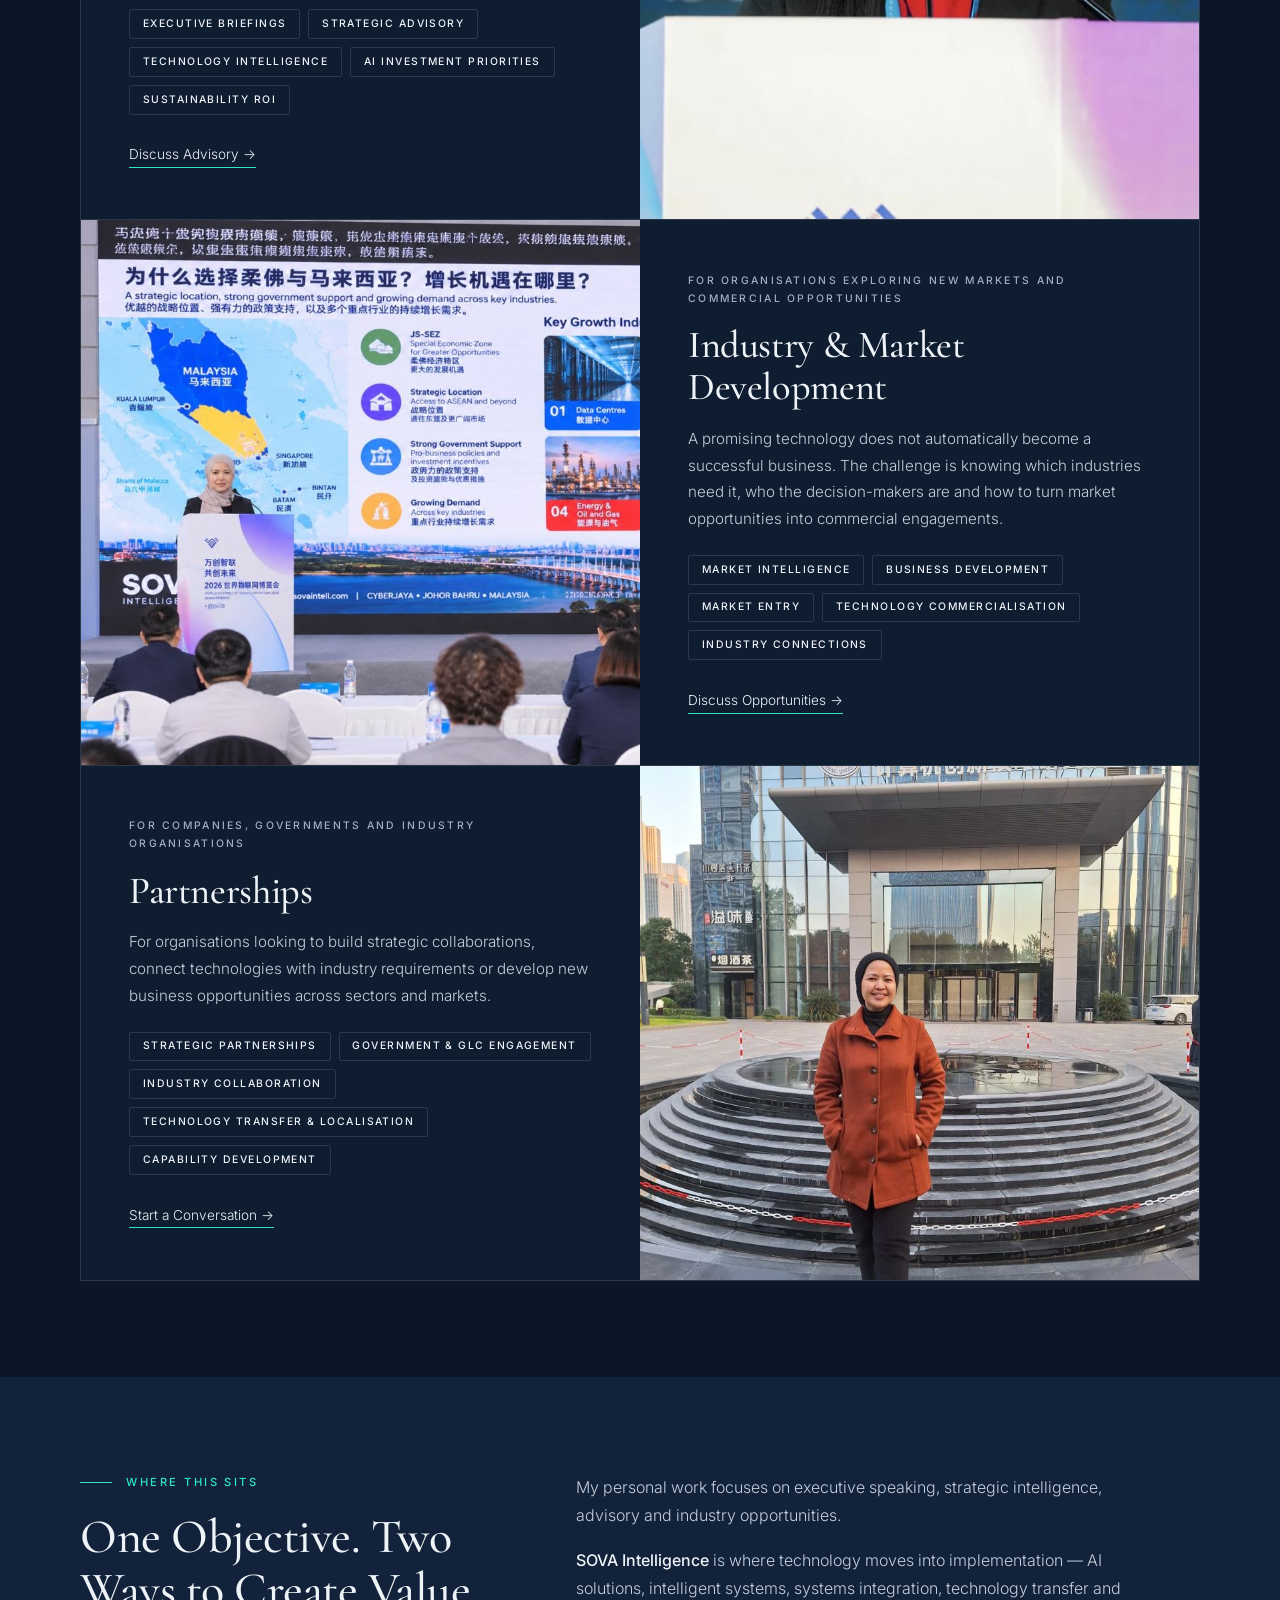
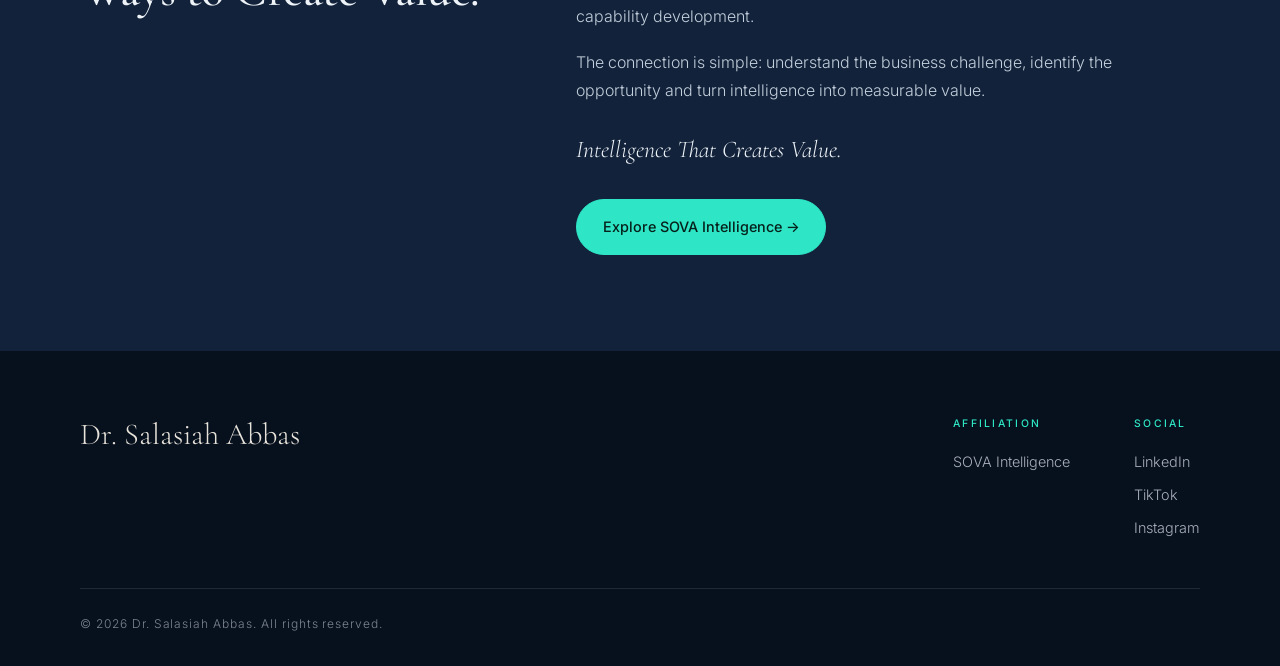
<file: advisory.html>
<!DOCTYPE html>
<html lang="en">
<head>
  <meta charset="UTF-8">
  <meta name="viewport" content="width=device-width, initial-scale=1.0">
  <title>Advisory · Dr. Salasiah Abbas</title>
  <meta name="description" content="Work with Dr. Salasiah Abbas: speaking, executive intelligence and advisory, industry and market development, and partnerships.">
  <!-- Link preview (WhatsApp, LinkedIn, Facebook, X). Update the URLs if the site moves to her own domain. -->
  <meta property="og:type" content="website">
  <meta property="og:site_name" content="Dr. Salasiah Abbas">
  <meta property="og:url" content="https://drsalasiah.pages.dev/advisory">
  <meta property="og:title" content="Advisory · Dr. Salasiah Abbas">
  <meta property="og:description" content="Work with Dr. Salasiah: speaking, executive intelligence and advisory, industry and market development, and partnerships.">
  <meta property="og:image" content="https://drsalasiah.pages.dev/images/share.jpg">
  <meta property="og:image:width" content="1200">
  <meta property="og:image:height" content="630">
  <meta property="og:image:alt" content="Dr. Salasiah Abbas">
  <meta name="twitter:card" content="summary_large_image">
  <meta name="twitter:title" content="Advisory · Dr. Salasiah Abbas">
  <meta name="twitter:description" content="Work with Dr. Salasiah: speaking, executive intelligence and advisory, industry and market development, and partnerships.">
  <meta name="twitter:image" content="https://drsalasiah.pages.dev/images/share.jpg">
  <link rel="preconnect" href="https://fonts.googleapis.com">
  <link rel="preconnect" href="https://fonts.gstatic.com" crossorigin>
  <link href="https://fonts.googleapis.com/css2?family=Cormorant+Garamond:ital,wght@0,400;0,500;1,400;1,500&family=Inter:wght@300;400;500;600&family=Mrs+Saint+Delafield&family=Whisper&display=swap" rel="stylesheet">
  <link rel="stylesheet" href="styles.css?v=30">
</head>
<body>

  <!-- Navigation -->
  <header class="site-header">
    <div class="nav">
      <a href="index.html" class="wordmark" aria-label="Dr. Salasiah Abbas"><span class="wordmark-script">Dr. Salasiah</span></a>
      <button class="nav-toggle" aria-label="Open menu" aria-expanded="false">&#9776;</button>
      
      <nav class="nav-links">
        <a href="index.html" class="nav-item">Home</a>
        <a href="briefing.html" class="nav-item">The Briefing</a>
        <a href="speaking.html" class="nav-item">Speaking</a>
        <div class="nav-dropdown">
          <a href="advisory.html" class="nav-item dropdown-toggle active" aria-current="page" aria-expanded="false" aria-haspopup="true">Advisory <svg class="chevron" viewBox="0 0 10 6" aria-hidden="true"><path d="M1 1l4 4 4-4" fill="none" stroke="currentColor" stroke-width="1.2"/></svg></a>
          <div class="dropdown-menu">
            <a class="dropdown-item" href="advisory.html#speaking"><strong>Speaking</strong><span>Keynotes, firesides, panels and executive sessions.</span></a>
            <a class="dropdown-item" href="advisory.html#advisory"><strong>Executive Intelligence &amp; Advisory</strong><span>Where technology creates business value.</span></a>
            <a class="dropdown-item" href="consulting.html"><strong>1:1 Executive Consulting</strong><span>Private sessions for business leaders.</span></a>
            <a class="dropdown-item" href="advisory.html#market"><strong>Industry &amp; Market Development</strong><span>New markets and commercial opportunities.</span></a>
            <a class="dropdown-item" href="advisory.html#partnerships"><strong>Partnerships</strong><span>Companies, governments and industry organisations.</span></a>
            <a class="dropdown-item external" href="https://www.sovaintell.com" target="_blank" rel="noopener"><strong>SOVA Intelligence</strong><span>Technology implementation, handled by SOVA.</span><svg class="ext-arrow" viewBox="0 0 10 10" aria-hidden="true"><path d="M2 8l6-6M3.5 2H8v4.5" fill="none" stroke="currentColor" stroke-width="1"/></svg></a>
          </div>
        </div>
        <a href="about.html" class="nav-item">About</a>
        <a href="contact.html" class="nav-item">Contact</a>
      </nav>
    </div>
  </header>

  <main>

    <!-- Intro -->
    <section class="contact-hero">
      <div class="container">
        <div>
          <p class="eyebrow">Advisory</p>
          <h1>Work with Dr. Salasiah.</h1>
          <p class="contact-lead">For organisations navigating AI, technology integration and sustainable business value.</p>
          <div class="brief-intro">
            <p>Four ways to work together, depending on what you are trying to achieve. My focus is on strategy, intelligence, commercial opportunities and industry connections. Technology implementation and capability development run through <a class="inline-link" href="https://www.sovaintell.com" target="_blank" rel="noopener">SOVA Intelligence</a>.</p>
          </div>
        </div>
      </div>
    </section>

    <!-- On this page -->
    <nav class="page-index" aria-label="On this page">
      <div class="container pills">
        <span class="pills-label">On this page</span>
        <a href="#speaking">Speaking</a>
        <a href="#advisory">Executive Intelligence &amp; Advisory</a>
        <a href="#market">Industry &amp; Market Development</a>
        <a href="#partnerships">Partnerships</a>
      </div>
    </nav>

    <!-- Four ways to work together -->
    <section class="services-section">
      <div class="container services">

        <article id="speaking" class="service">
          <img class="service-photo" src="images/salasiah-panel-speaking.jpg" alt="Dr. Salasiah Abbas speaking on a panel" style="object-position: 50% 28%;">
          <div class="service-body">
            <p class="service-for">For conferences, leadership events and executive audiences</p>
            <h2>Speaking</h2>
            <p>Keynotes, firesides, panels and executive sessions on AI, proprietary data, technology integration and sustainable business growth — exploring what emerging technologies mean for business competitiveness, operational performance and long-term value.</p>
            <ul class="tags"><li>Keynote 45m</li><li>Fireside 30m</li><li>Panels</li><li>Executive Session 90m</li></ul>
            <a class="service-link" href="speaking.html">Explore Speaking &rarr;</a>
          </div>
        </article>

        <article id="advisory" class="service service-reverse">
          <img class="service-photo" src="images/salasiah-podium-keynote.jpg" alt="Dr. Salasiah Abbas speaking at a podium" style="object-position: 52% 30%;">
          <div class="service-body">
            <p class="service-for">For leadership teams deciding where technology creates business value</p>
            <h2>Executive Intelligence &amp; Advisory</h2>
            <p>AI is everywhere. But where should an organisation actually invest? I help leadership teams look beyond the technology headlines, examine their business opportunities and make informed decisions about AI, proprietary data, technology integration and sustainable growth.</p>
            <ul class="tags"><li>Executive Briefings</li><li>Strategic Advisory</li><li>Technology Intelligence</li><li>AI Investment Priorities</li><li>Sustainability ROI</li></ul>
            <a class="service-link" href="mailto:drsalasiah@sovaintell.com">Discuss Advisory &rarr;</a>
          </div>
        </article>

        <article id="market" class="service">
          <img class="service-photo" src="images/salasiah-growth-industries.jpg" alt="Dr. Salasiah Abbas presenting Malaysia's key growth industries at the 2026 World Internet of Things Exposition" style="object-position: 22% 50%;">
          <div class="service-body">
            <p class="service-for">For organisations exploring new markets and commercial opportunities</p>
            <h2>Industry &amp; Market Development</h2>
            <p>A promising technology does not automatically become a successful business. The challenge is knowing which industries need it, who the decision-makers are and how to turn market opportunities into commercial engagements.</p>
            <ul class="tags"><li>Market Intelligence</li><li>Business Development</li><li>Market Entry</li><li>Technology Commercialisation</li><li>Industry Connections</li></ul>
            <a class="service-link" href="mailto:drsalasiah@sovaintell.com">Discuss Opportunities &rarr;</a>
          </div>
        </article>

        <article id="partnerships" class="service service-reverse">
          <img class="service-photo" src="images/salasiah-zhejiang.jpg" alt="Dr. Salasiah Abbas outside a Zhejiang University research institute" style="object-position: 43% 35%;">
          <div class="service-body">
            <p class="service-for">For companies, governments and industry organisations</p>
            <h2>Partnerships</h2>
            <p>For organisations looking to build strategic collaborations, connect technologies with industry requirements or develop new business opportunities across sectors and markets.</p>
            <ul class="tags"><li>Strategic Partnerships</li><li>Government &amp; GLC Engagement</li><li>Industry Collaboration</li><li>Technology Transfer &amp; Localisation</li><li>Capability Development</li></ul>
            <a class="service-link" href="mailto:drsalasiah@sovaintell.com">Start a Conversation &rarr;</a>
          </div>
        </article>

      </div>
    </section>

    <!-- Where this sits -->
    <section class="sits">
      <div class="container sits-grid">
        <div>
          <p class="eyebrow">Where this sits</p>
          <h2>One Objective. Two Ways to Create Value.</h2>
        </div>
        <div class="sits-body">
          <p>My personal work focuses on executive speaking, strategic intelligence, advisory and industry opportunities.</p>
          <p><strong>SOVA Intelligence</strong> is where technology moves into implementation — AI solutions, intelligent systems, systems integration, technology transfer and capability development.</p>
          <p>The connection is simple: understand the business challenge, identify the opportunity and turn intelligence into measurable value.</p>
          <p class="sits-tagline">Intelligence That Creates Value.</p>
          <a class="btn btn-pill" href="https://www.sovaintell.com" target="_blank" rel="noopener">Explore SOVA Intelligence &rarr;</a>
        </div>
      </div>
    </section>

  </main>

  <!-- Footer -->
  <footer class="site-footer">
    <div class="container">
      <div class="footer-top">
        <p class="footer-line">Dr. Salasiah Abbas</p>
        <div class="footer-cols">
          <div>
            <h4>Affiliation</h4>
            <a href="https://www.sovaintell.com" target="_blank" rel="noopener">SOVA Intelligence</a>
          </div>
          <div>
            <h4>Social</h4>
            <a href="https://www.linkedin.com/in/dr-salasiah-abbas-5362b3144" target="_blank" rel="noopener">LinkedIn</a>
            <a href="https://www.tiktok.com/@dr_salasiah" target="_blank" rel="noopener">TikTok</a>
            <a href="https://www.instagram.com/drsalasiah" target="_blank" rel="noopener">Instagram</a>
          </div>
        </div>
      </div>
      <p class="copyright">&copy; <span id="year"></span> Dr. Salasiah Abbas. All rights reserved.</p>
    </div>
  </footer>

  <script src="script.js?v=20"></script>
</body>
</html>
</file>
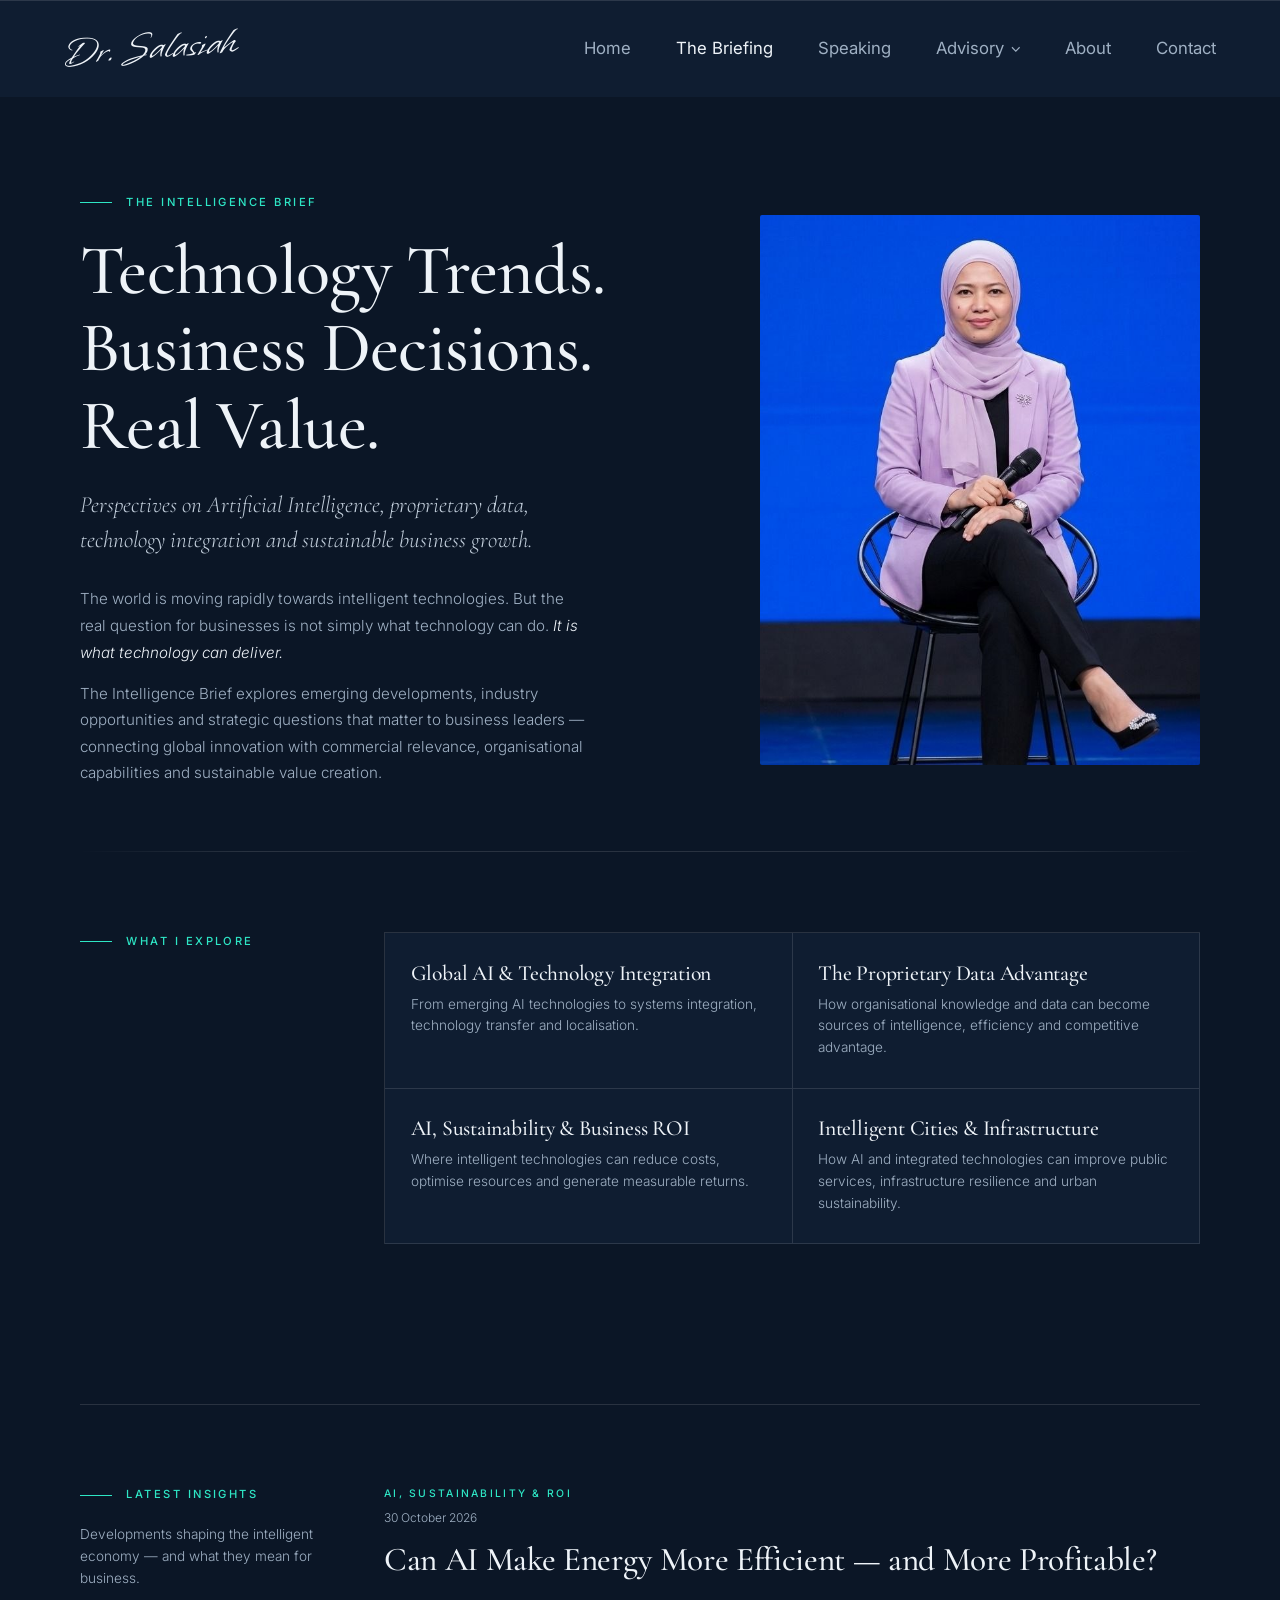
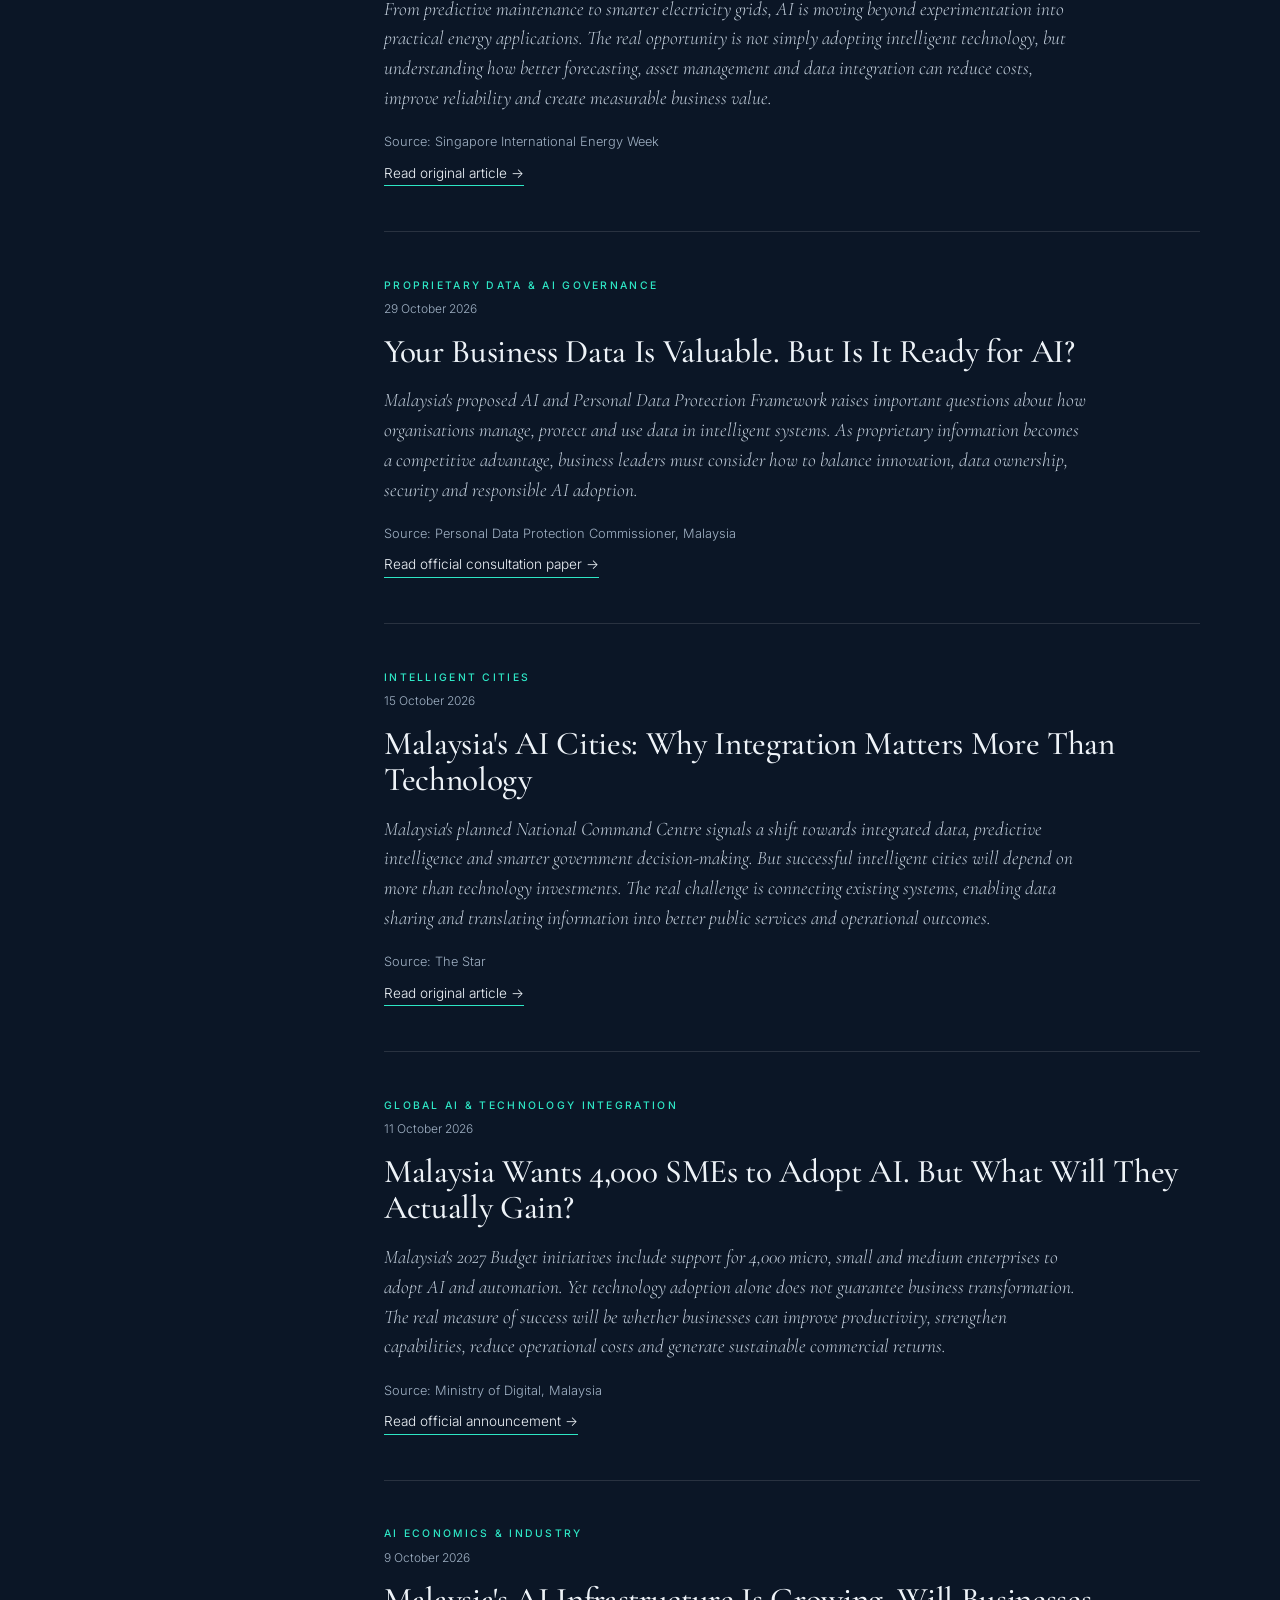
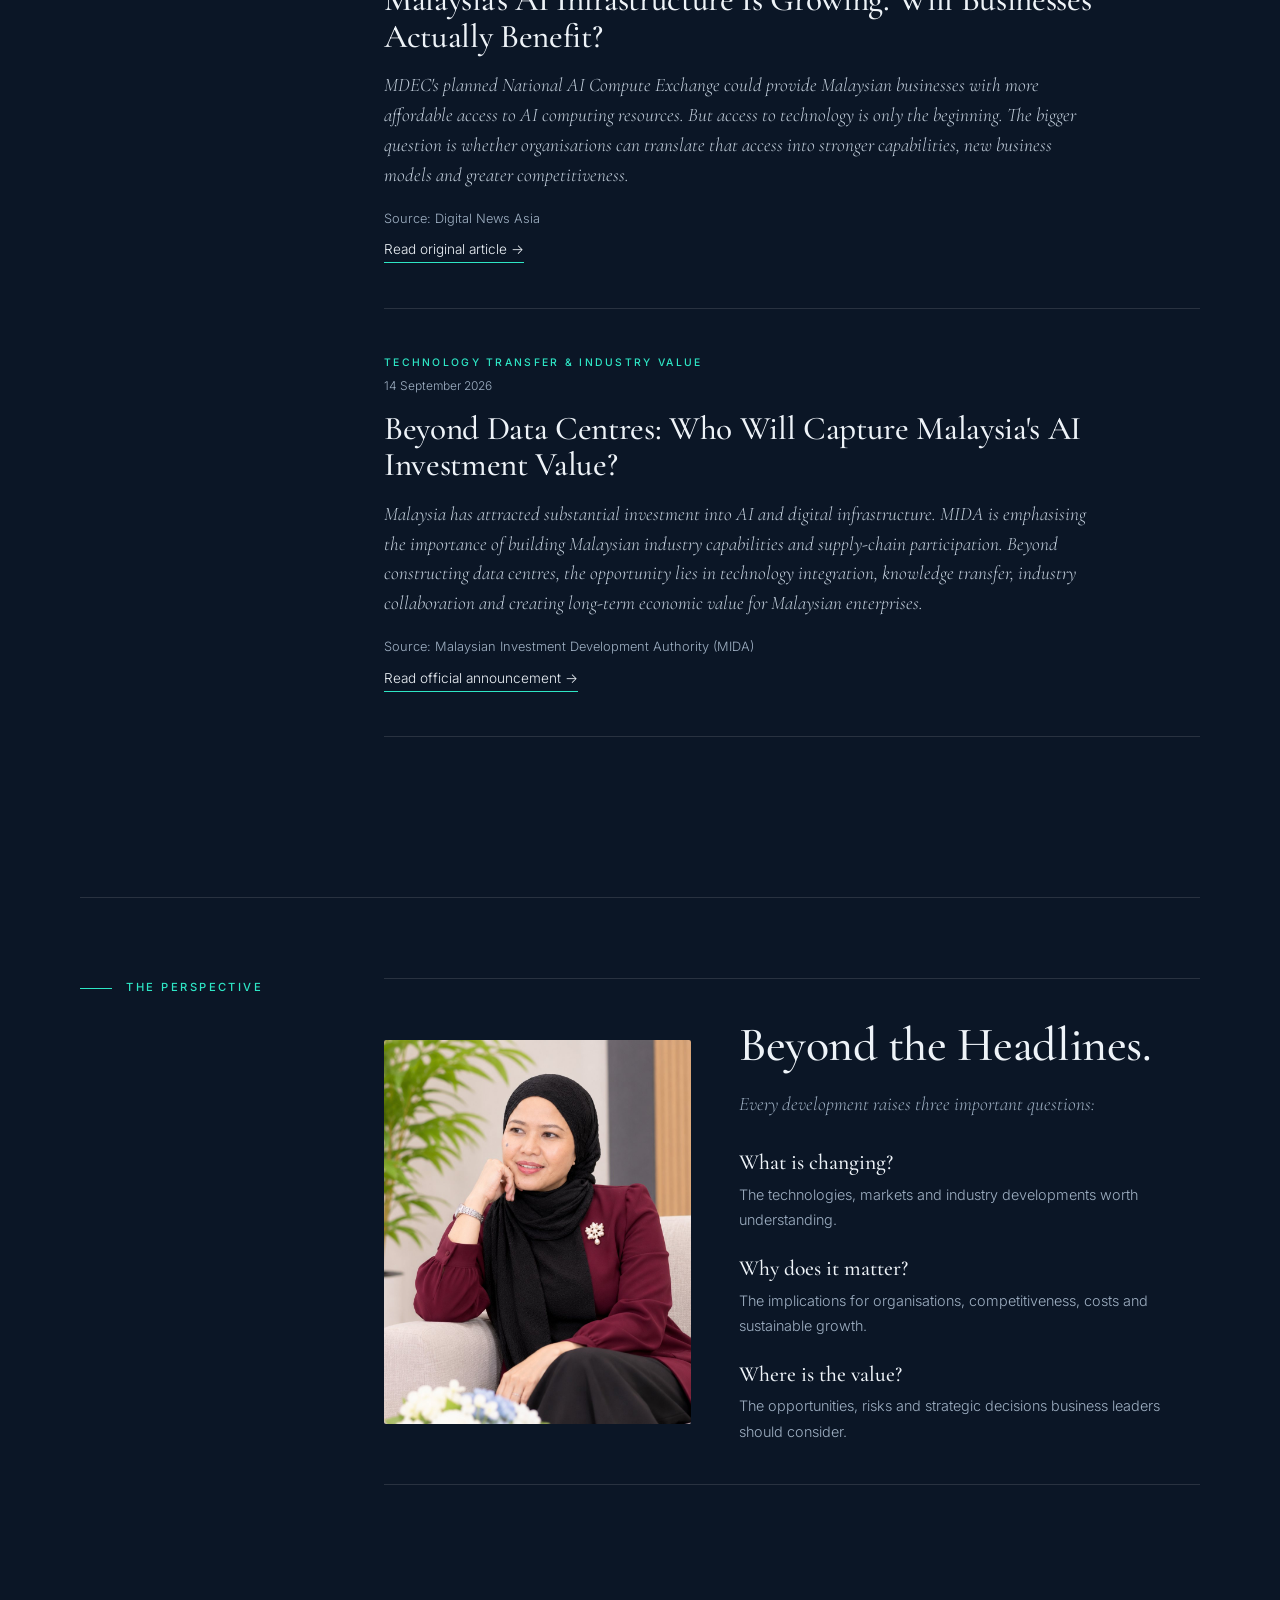
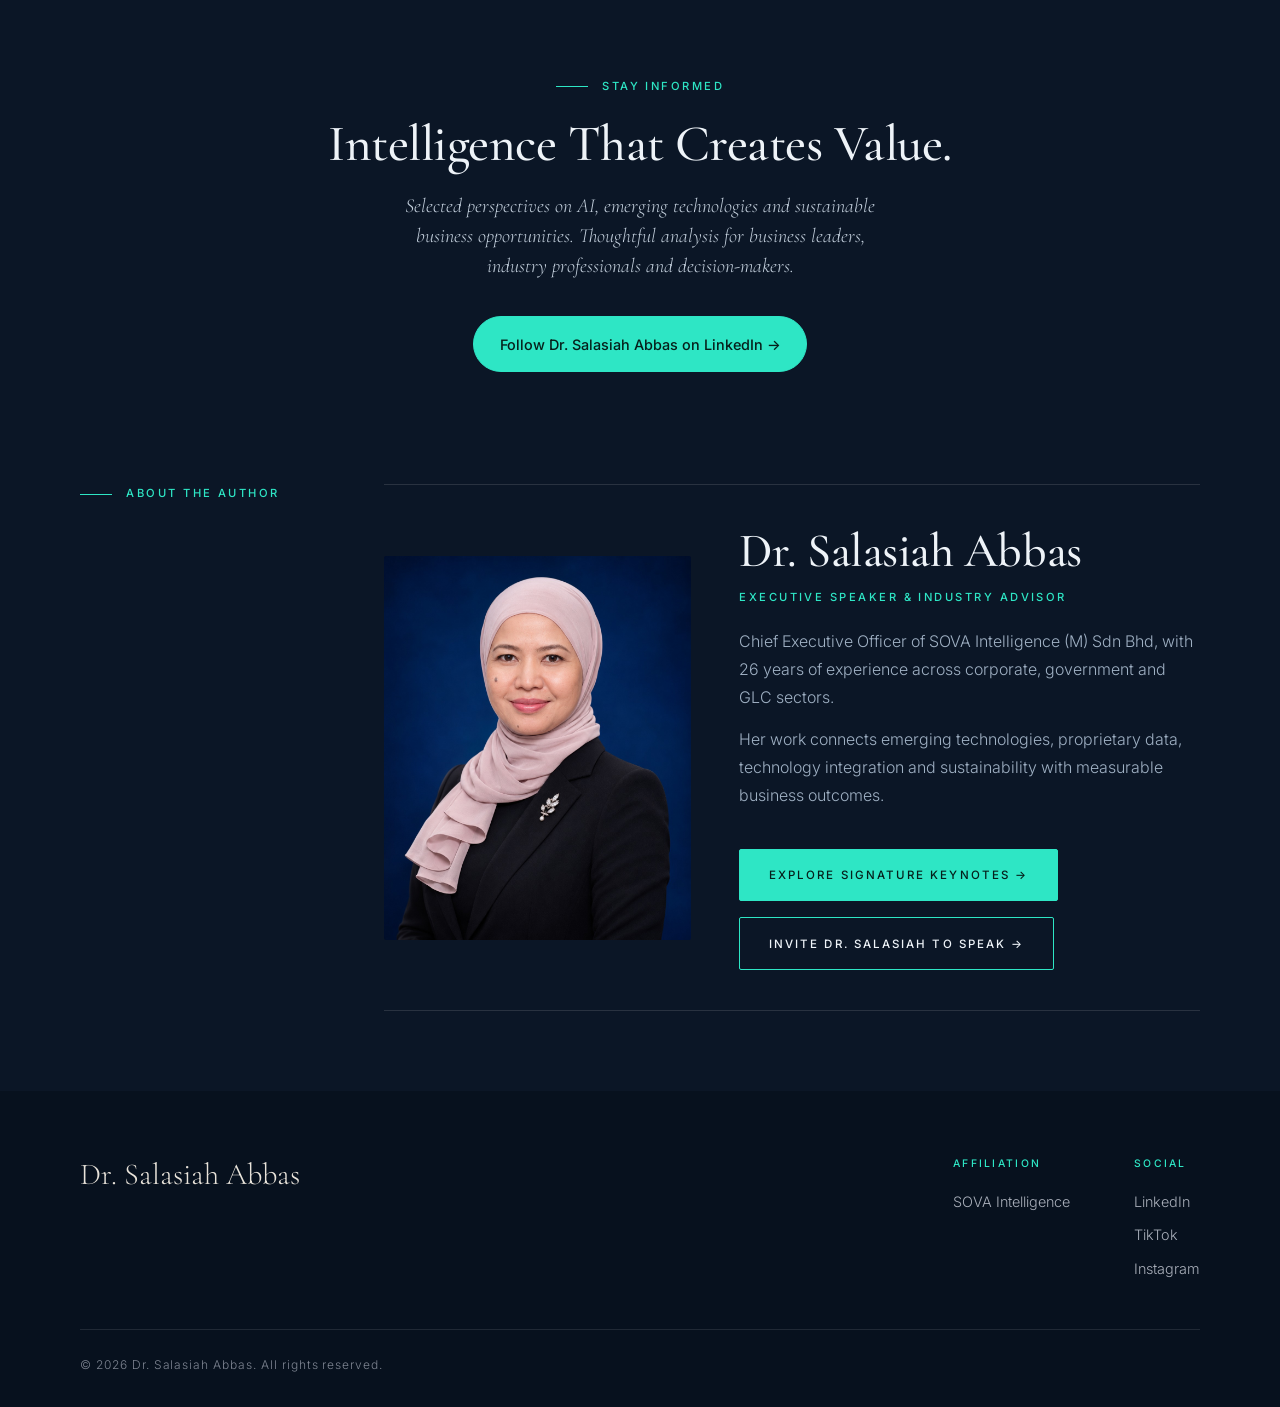
<file: briefing.html>
<!DOCTYPE html>
<html lang="en">
<head>
  <meta charset="UTF-8">
  <meta name="viewport" content="width=device-width, initial-scale=1.0">
  <title>The Intelligence Brief · Dr. Salasiah Abbas</title>
  <meta name="description" content="Perspectives on Artificial Intelligence, proprietary data, technology integration and sustainable business growth.">
  <!-- Link preview (WhatsApp, LinkedIn, Facebook, X). Update the URLs if the site moves to her own domain. -->
  <meta property="og:type" content="website">
  <meta property="og:site_name" content="Dr. Salasiah Abbas">
  <meta property="og:url" content="https://drsalasiah.pages.dev/briefing">
  <meta property="og:title" content="The Intelligence Brief · Dr. Salasiah Abbas">
  <meta property="og:description" content="Perspectives on Artificial Intelligence, proprietary data, technology integration and sustainable business growth.">
  <meta property="og:image" content="https://drsalasiah.pages.dev/images/share.jpg">
  <meta property="og:image:width" content="1200">
  <meta property="og:image:height" content="630">
  <meta property="og:image:alt" content="Dr. Salasiah Abbas">
  <meta name="twitter:card" content="summary_large_image">
  <meta name="twitter:title" content="The Intelligence Brief · Dr. Salasiah Abbas">
  <meta name="twitter:description" content="Perspectives on Artificial Intelligence, proprietary data, technology integration and sustainable business growth.">
  <meta name="twitter:image" content="https://drsalasiah.pages.dev/images/share.jpg">
  <link rel="preconnect" href="https://fonts.googleapis.com">
  <link rel="preconnect" href="https://fonts.gstatic.com" crossorigin>
  <link href="https://fonts.googleapis.com/css2?family=Cormorant+Garamond:ital,wght@0,400;0,500;1,400;1,500&family=Inter:wght@300;400;500;600&family=Mrs+Saint+Delafield&family=Whisper&display=swap" rel="stylesheet">
  <link rel="stylesheet" href="styles.css?v=30">
</head>
<body>

  <!-- Navigation -->
  <header class="site-header">
    <div class="nav">
      <a href="index.html" class="wordmark" aria-label="Dr. Salasiah Abbas"><span class="wordmark-script">Dr. Salasiah</span></a>
      <button class="nav-toggle" aria-label="Open menu" aria-expanded="false">&#9776;</button>
      
      <nav class="nav-links">
        <a href="index.html" class="nav-item">Home</a>
        <a href="briefing.html" class="nav-item active" aria-current="page">The Briefing</a>
        <a href="speaking.html" class="nav-item">Speaking</a>
        <div class="nav-dropdown">
          <a href="advisory.html" class="nav-item dropdown-toggle" aria-expanded="false" aria-haspopup="true">Advisory <svg class="chevron" viewBox="0 0 10 6" aria-hidden="true"><path d="M1 1l4 4 4-4" fill="none" stroke="currentColor" stroke-width="1.2"/></svg></a>
          <div class="dropdown-menu">
            <a class="dropdown-item" href="advisory.html#speaking"><strong>Speaking</strong><span>Keynotes, firesides, panels and executive sessions.</span></a>
            <a class="dropdown-item" href="advisory.html#advisory"><strong>Executive Intelligence &amp; Advisory</strong><span>Where technology creates business value.</span></a>
            <a class="dropdown-item" href="consulting.html"><strong>1:1 Executive Consulting</strong><span>Private sessions for business leaders.</span></a>
            <a class="dropdown-item" href="advisory.html#market"><strong>Industry &amp; Market Development</strong><span>New markets and commercial opportunities.</span></a>
            <a class="dropdown-item" href="advisory.html#partnerships"><strong>Partnerships</strong><span>Companies, governments and industry organisations.</span></a>
            <a class="dropdown-item external" href="https://www.sovaintell.com" target="_blank" rel="noopener"><strong>SOVA Intelligence</strong><span>Technology implementation, handled by SOVA.</span><svg class="ext-arrow" viewBox="0 0 10 10" aria-hidden="true"><path d="M2 8l6-6M3.5 2H8v4.5" fill="none" stroke="currentColor" stroke-width="1"/></svg></a>
          </div>
        </div>
        <a href="about.html" class="nav-item">About</a>
        <a href="contact.html" class="nav-item">Contact</a>
      </nav>
    </div>
  </header>

  <main>

    <!-- Intro + photo -->
    <section class="contact-hero">
      <div class="container contact-hero-grid">
        <div>
          <p class="eyebrow">The Intelligence Brief</p>
          <h1>Technology Trends. Business Decisions. Real Value.</h1>
          <p class="contact-lead">Perspectives on Artificial Intelligence, proprietary data, technology integration and sustainable business growth.</p>
          <div class="brief-intro">
            <p>The world is moving rapidly towards intelligent technologies. But the real question for businesses is not simply what technology can do. <em>It is what technology can deliver.</em></p>
            <p>The Intelligence Brief explores emerging developments, industry opportunities and strategic questions that matter to business leaders — connecting global innovation with commercial relevance, organisational capabilities and sustainable value creation.</p>
          </div>
        </div>
        <img class="contact-photo" src="images/salasiah-stage-seated.jpg" alt="Dr. Salasiah Abbas seated on stage with a microphone" style="object-position: 52% 30%;">
      </div>
    </section>

    <div class="container"><hr class="contact-rule"></div>

    <!-- What I explore -->
    <section class="brief-section">
      <div class="container rail">
        <div class="rail-label">
          <p class="eyebrow">What I explore</p>
        </div>
        <div class="topic-table">
          <div class="topic-cell">
            <h3>Global AI &amp; Technology Integration</h3>
            <p>From emerging AI technologies to systems integration, technology transfer and localisation.</p>
          </div>
          <div class="topic-cell">
            <h3>The Proprietary Data Advantage</h3>
            <p>How organisational knowledge and data can become sources of intelligence, efficiency and competitive advantage.</p>
          </div>
          <div class="topic-cell">
            <h3>AI, Sustainability &amp; Business ROI</h3>
            <p>Where intelligent technologies can reduce costs, optimise resources and generate measurable returns.</p>
          </div>
          <div class="topic-cell">
            <h3>Intelligent Cities &amp; Infrastructure</h3>
            <p>How AI and integrated technologies can improve public services, infrastructure resilience and urban sustainability.</p>
          </div>
        </div>
      </div>
    </section>

    <!-- Latest insights -->
    <section class="brief-section">
      <div class="container rail">
        <div class="rail-label">
          <p class="eyebrow">Latest insights</p>
          <p>Developments shaping the intelligent economy — and what they mean for business.</p>
        </div>
        <div class="post-list">
          <article class="post">
            <p class="post-meta"><span>AI, Sustainability &amp; ROI</span>30 October 2026</p>
            <h3>Can AI Make Energy More Efficient — and More Profitable?</h3>
            <p class="post-summary">From predictive maintenance to smarter electricity grids, AI is moving beyond experimentation into practical energy applications. The real opportunity is not simply adopting intelligent technology, but understanding how better forecasting, asset management and data integration can reduce costs, improve reliability and create measurable business value.</p>
            <p class="post-source">Source: Singapore International Energy Week</p>
            <a class="post-link" href="https://www.siew.gov.sg/resources/articles/detail/2026/10/30/siew-thinktank-roundtable-e--ai-for-energy-systems--from-predict" target="_blank" rel="noopener">Read original article &rarr;</a>
          </article>
          <article class="post">
            <p class="post-meta"><span>Proprietary Data &amp; AI Governance</span>29 October 2026</p>
            <h3>Your Business Data Is Valuable. But Is It Ready for AI?</h3>
            <p class="post-summary">Malaysia's proposed AI and Personal Data Protection Framework raises important questions about how organisations manage, protect and use data in intelligent systems. As proprietary information becomes a competitive advantage, business leaders must consider how to balance innovation, data ownership, security and responsible AI adoption.</p>
            <p class="post-source">Source: Personal Data Protection Commissioner, Malaysia</p>
            <a class="post-link" href="https://www.pdp.gov.my/en/public-consultation-paper-no-1-2026-artificial-intelligence-ai-and-personal-data-protection-framework/" target="_blank" rel="noopener">Read official consultation paper &rarr;</a>
          </article>
          <article class="post">
            <p class="post-meta"><span>Intelligent Cities</span>15 October 2026</p>
            <h3>Malaysia's AI Cities: Why Integration Matters More Than Technology</h3>
            <p class="post-summary">Malaysia's planned National Command Centre signals a shift towards integrated data, predictive intelligence and smarter government decision-making. But successful intelligent cities will depend on more than technology investments. The real challenge is connecting existing systems, enabling data sharing and translating information into better public services and operational outcomes.</p>
            <p class="post-source">Source: The Star</p>
            <a class="post-link" href="https://www.thestar.com.my/news/nation/2026/10/15/malaysia-plans-national-command-centre-for-real-time-monitoring-ai-decision-making" target="_blank" rel="noopener">Read original article &rarr;</a>
          </article>
          <article class="post">
            <p class="post-meta"><span>Global AI &amp; Technology Integration</span>11 October 2026</p>
            <h3>Malaysia Wants 4,000 SMEs to Adopt AI. But What Will They Actually Gain?</h3>
            <p class="post-summary">Malaysia's 2027 Budget initiatives include support for 4,000 micro, small and medium enterprises to adopt AI and automation. Yet technology adoption alone does not guarantee business transformation. The real measure of success will be whether businesses can improve productivity, strengthen capabilities, reduce operational costs and generate sustainable commercial returns.</p>
            <p class="post-source">Source: Ministry of Digital, Malaysia</p>
            <a class="post-link" href="https://www.digital.gov.my/en-GB/siaran/Fifth-MADANI-Budget-Drives-Malaysia%27s-Digital-Transformation-Towards-An-AI-Nation" target="_blank" rel="noopener">Read official announcement &rarr;</a>
          </article>
          <article class="post">
            <p class="post-meta"><span>AI Economics &amp; Industry</span>9 October 2026</p>
            <h3>Malaysia's AI Infrastructure Is Growing. Will Businesses Actually Benefit?</h3>
            <p class="post-summary">MDEC's planned National AI Compute Exchange could provide Malaysian businesses with more affordable access to AI computing resources. But access to technology is only the beginning. The bigger question is whether organisations can translate that access into stronger capabilities, new business models and greater competitiveness.</p>
            <p class="post-source">Source: Digital News Asia</p>
            <a class="post-link" href="https://www.digitalnewsasia.com/digital-economy/mdec-launch-national-ai-compute-exchange-q1-2027" target="_blank" rel="noopener">Read original article &rarr;</a>
          </article>
          <article class="post">
            <p class="post-meta"><span>Technology Transfer &amp; Industry Value</span>14 September 2026</p>
            <h3>Beyond Data Centres: Who Will Capture Malaysia's AI Investment Value?</h3>
            <p class="post-summary">Malaysia has attracted substantial investment into AI and digital infrastructure. MIDA is emphasising the importance of building Malaysian industry capabilities and supply-chain participation. Beyond constructing data centres, the opportunity lies in technology integration, knowledge transfer, industry collaboration and creating long-term economic value for Malaysian enterprises.</p>
            <p class="post-source">Source: Malaysian Investment Development Authority (MIDA)</p>
            <a class="post-link" href="https://www.mida.gov.my/media-release/mida-charts-next-phase-for-malaysias-data-centre-sector-from-attracting-investment-to-building-value-for-smes-and-malaysians/" target="_blank" rel="noopener">Read official announcement &rarr;</a>
          </article>
        </div>
      </div>
    </section>

    <!-- The perspective -->
    <section class="brief-section">
      <div class="container rail">
        <div class="rail-label">
          <p class="eyebrow">The perspective</p>
        </div>
        <div class="feature">
          <img class="feature-photo author-photo" src="images/salasiah-sofa-burgundy.jpg" alt="Dr. Salasiah Abbas" style="object-position: 52% center;">
          <div>
            <h2>Beyond the Headlines.</h2>
            <p class="feature-lead">Every development raises three important questions:</p>
            <dl class="questions">
              <div><dt>What is changing?</dt><dd>The technologies, markets and industry developments worth understanding.</dd></div>
              <div><dt>Why does it matter?</dt><dd>The implications for organisations, competitiveness, costs and sustainable growth.</dd></div>
              <div><dt>Where is the value?</dt><dd>The opportunities, risks and strategic decisions business leaders should consider.</dd></div>
            </dl>
          </div>
        </div>
      </div>
    </section>

    <!-- Stay informed -->
    <section class="stay">
      <div class="container narrow center">
        <p class="eyebrow">Stay informed</p>
        <h2>Intelligence That Creates Value.</h2>
        <p class="contact-lead stay-lead">Selected perspectives on AI, emerging technologies and sustainable business opportunities. Thoughtful analysis for business leaders, industry professionals and decision-makers.</p>
        <a class="btn btn-pill" href="https://www.linkedin.com/in/dr-salasiah-abbas-5362b3144" target="_blank" rel="noopener">Follow Dr. Salasiah Abbas on LinkedIn &rarr;</a>
      </div>
    </section>

    <!-- About the author -->
    <section class="brief-section author-section">
      <div class="container rail">
        <div class="rail-label">
          <p class="eyebrow">About the author</p>
        </div>
        <div class="feature">
          <img class="feature-photo author-photo" src="images/salasiah-headshot-blue.jpg" alt="Dr. Salasiah Abbas">
          <div>
            <h2>Dr. Salasiah Abbas</h2>
            <p class="author-role">Executive Speaker &amp; Industry Advisor</p>
            <p>Chief Executive Officer of SOVA Intelligence (M) Sdn Bhd, with 26 years of experience across corporate, government and GLC sectors.</p>
            <p>Her work connects emerging technologies, proprietary data, technology integration and sustainability with measurable business outcomes.</p>
            <div class="btn-row">
              <a href="speaking.html#talks" class="btn">Explore Signature Keynotes &rarr;</a>
              <a href="speaking.html#booking" class="btn btn-outline">Invite Dr. Salasiah to Speak &rarr;</a>
            </div>
          </div>
        </div>
      </div>
    </section>

  </main>

  <!-- Footer -->
  <footer class="site-footer">
    <div class="container">
      <div class="footer-top">
        <p class="footer-line">Dr. Salasiah Abbas</p>
        <div class="footer-cols">
          <div>
            <h4>Affiliation</h4>
            <a href="https://www.sovaintell.com" target="_blank" rel="noopener">SOVA Intelligence</a>
          </div>
          <div>
            <h4>Social</h4>
            <a href="https://www.linkedin.com/in/dr-salasiah-abbas-5362b3144" target="_blank" rel="noopener">LinkedIn</a>
            <a href="https://www.tiktok.com/@dr_salasiah" target="_blank" rel="noopener">TikTok</a>
            <a href="https://www.instagram.com/drsalasiah" target="_blank" rel="noopener">Instagram</a>
          </div>
        </div>
      </div>
      <p class="copyright">&copy; <span id="year"></span> Dr. Salasiah Abbas. All rights reserved.</p>
    </div>
  </footer>

  <script src="script.js?v=20"></script>
</body>
</html>
</file>
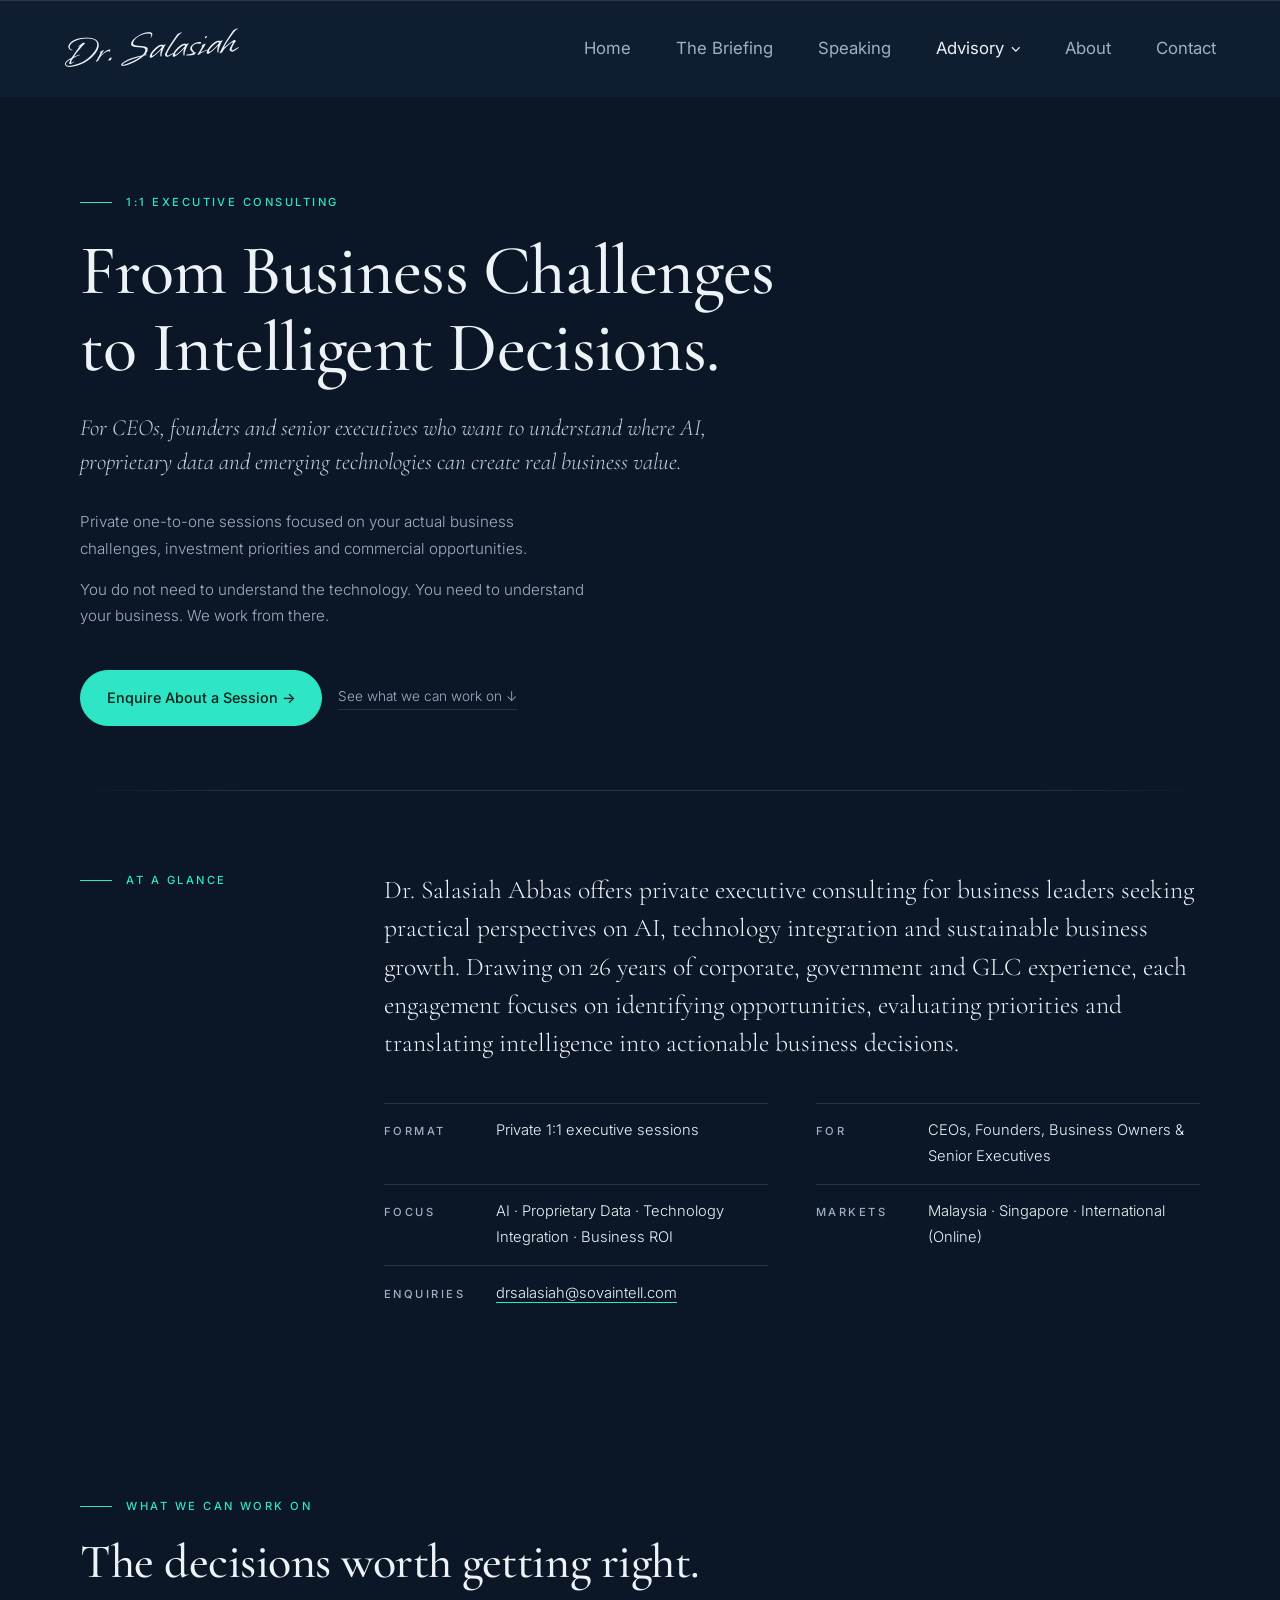
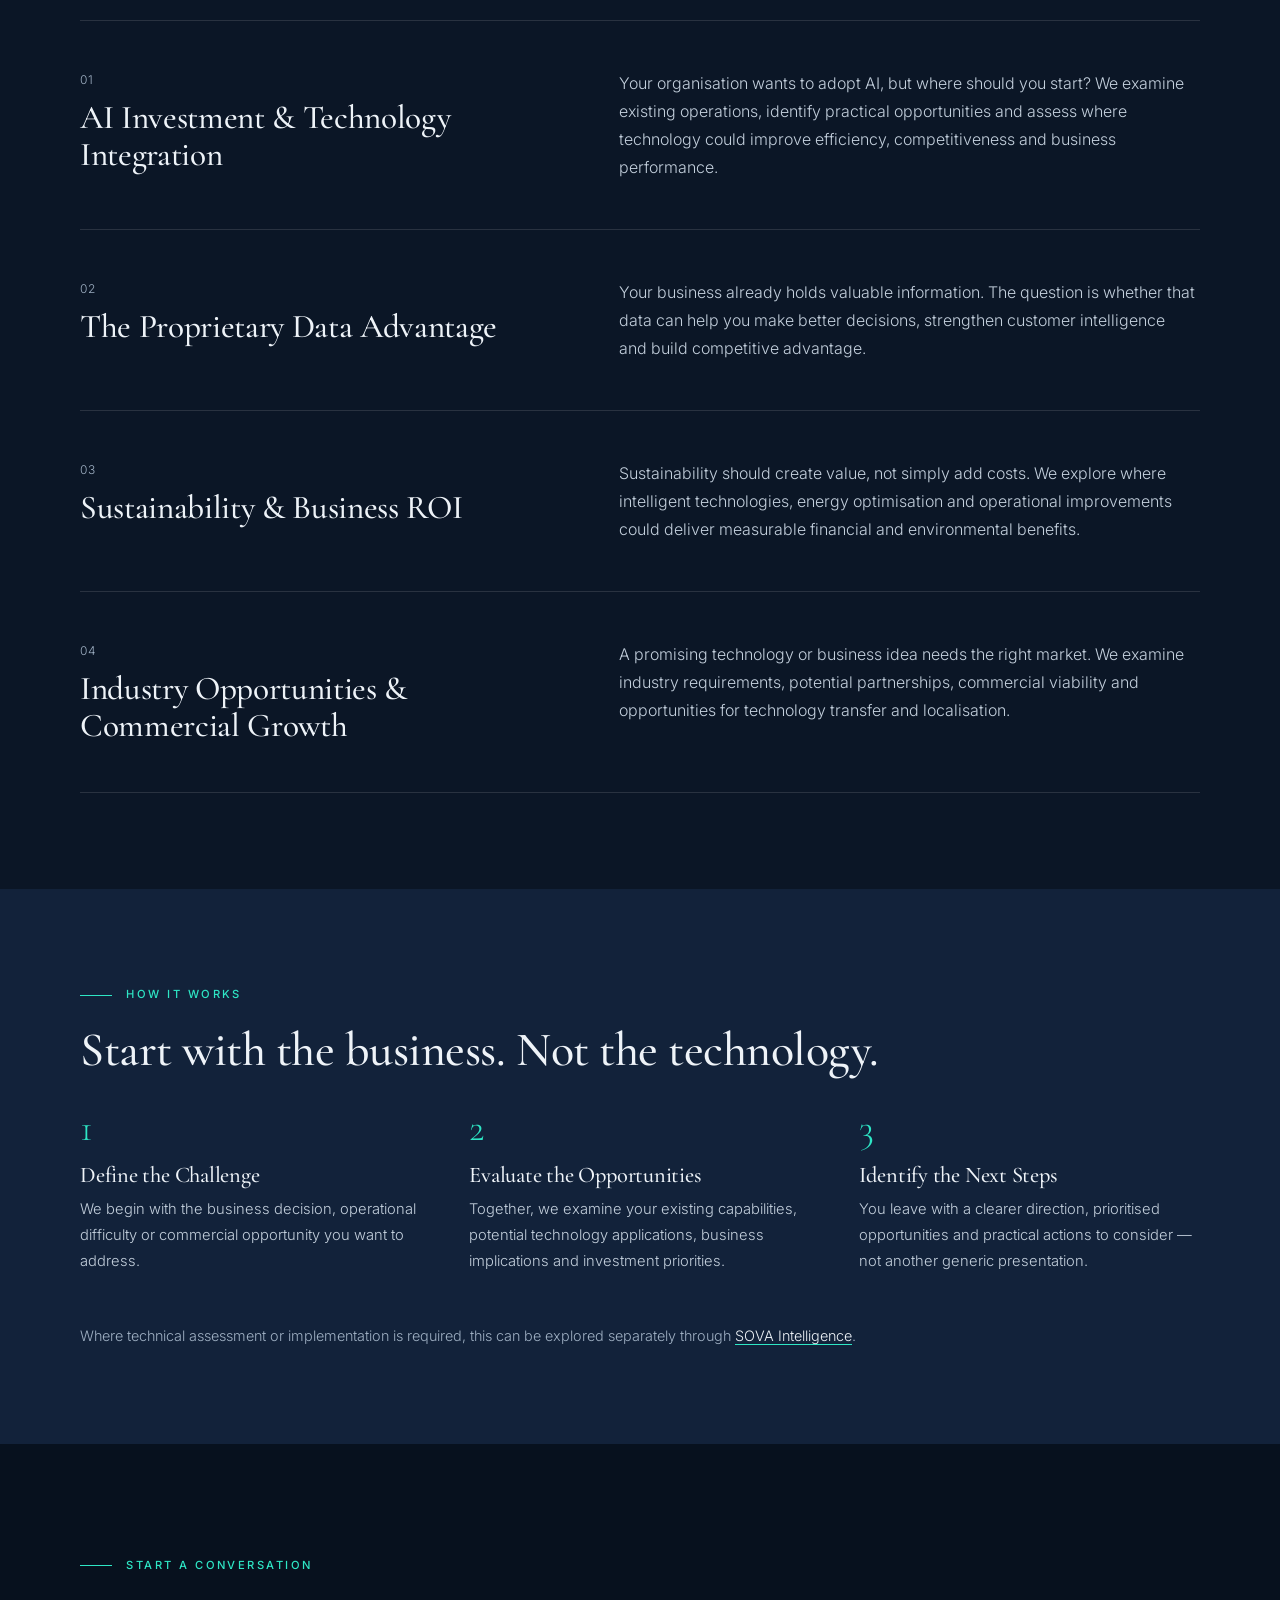
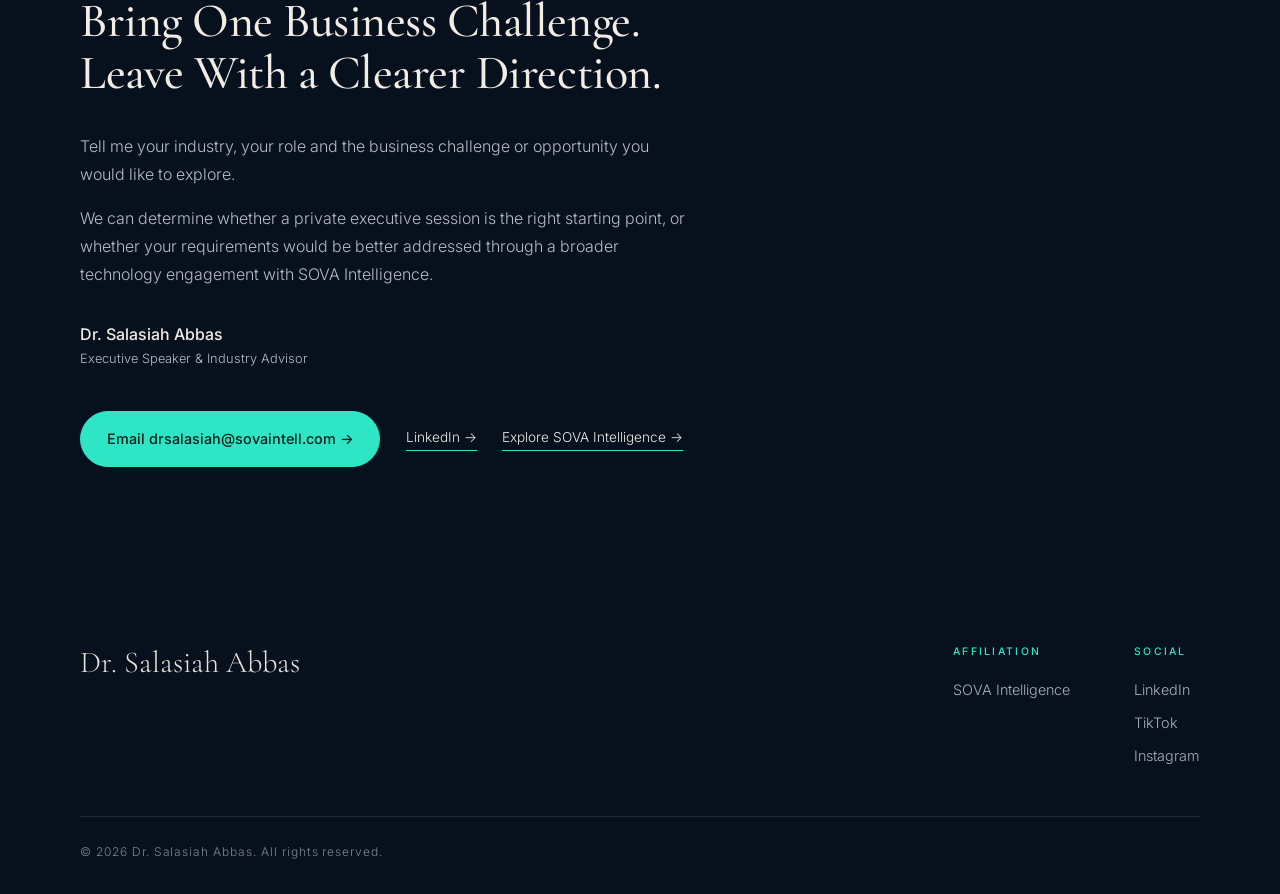
<file: consulting.html>
<!DOCTYPE html>
<html lang="en">
<head>
  <meta charset="UTF-8">
  <meta name="viewport" content="width=device-width, initial-scale=1.0">
  <title>1:1 Executive Consulting · Dr. Salasiah Abbas</title>
  <meta name="description" content="Private one-to-one sessions for CEOs, founders and senior executives on where AI, proprietary data and emerging technologies can create real business value.">
  <!-- Link preview (WhatsApp, LinkedIn, Facebook, X). Update the URLs if the site moves to her own domain. -->
  <meta property="og:type" content="website">
  <meta property="og:site_name" content="Dr. Salasiah Abbas">
  <meta property="og:url" content="https://drsalasiah.pages.dev/consulting">
  <meta property="og:title" content="1:1 Executive Consulting · Dr. Salasiah Abbas">
  <meta property="og:description" content="Private one-to-one sessions for CEOs, founders and senior executives on where AI, proprietary data and emerging technologies can create real business value.">
  <meta property="og:image" content="https://drsalasiah.pages.dev/images/share.jpg">
  <meta property="og:image:width" content="1200">
  <meta property="og:image:height" content="630">
  <meta property="og:image:alt" content="Dr. Salasiah Abbas">
  <meta name="twitter:card" content="summary_large_image">
  <meta name="twitter:title" content="1:1 Executive Consulting · Dr. Salasiah Abbas">
  <meta name="twitter:description" content="Private one-to-one sessions for CEOs, founders and senior executives on where AI, proprietary data and emerging technologies can create real business value.">
  <meta name="twitter:image" content="https://drsalasiah.pages.dev/images/share.jpg">
  <link rel="preconnect" href="https://fonts.googleapis.com">
  <link rel="preconnect" href="https://fonts.gstatic.com" crossorigin>
  <link href="https://fonts.googleapis.com/css2?family=Cormorant+Garamond:ital,wght@0,400;0,500;1,400;1,500&family=Inter:wght@300;400;500;600&family=Mrs+Saint+Delafield&family=Whisper&display=swap" rel="stylesheet">
  <link rel="stylesheet" href="styles.css?v=30">
</head>
<body>

  <!-- Navigation -->
  <header class="site-header">
    <div class="nav">
      <a href="index.html" class="wordmark" aria-label="Dr. Salasiah Abbas"><span class="wordmark-script">Dr. Salasiah</span></a>
      <button class="nav-toggle" aria-label="Open menu" aria-expanded="false">&#9776;</button>
      
      <nav class="nav-links">
        <a href="index.html" class="nav-item">Home</a>
        <a href="briefing.html" class="nav-item">The Briefing</a>
        <a href="speaking.html" class="nav-item">Speaking</a>
        <div class="nav-dropdown">
          <a href="advisory.html" class="nav-item dropdown-toggle active" aria-current="page" aria-expanded="false" aria-haspopup="true">Advisory <svg class="chevron" viewBox="0 0 10 6" aria-hidden="true"><path d="M1 1l4 4 4-4" fill="none" stroke="currentColor" stroke-width="1.2"/></svg></a>
          <div class="dropdown-menu">
            <a class="dropdown-item" href="advisory.html#speaking"><strong>Speaking</strong><span>Keynotes, firesides, panels and executive sessions.</span></a>
            <a class="dropdown-item" href="advisory.html#advisory"><strong>Executive Intelligence &amp; Advisory</strong><span>Where technology creates business value.</span></a>
            <a class="dropdown-item" href="consulting.html"><strong>1:1 Executive Consulting</strong><span>Private sessions for business leaders.</span></a>
            <a class="dropdown-item" href="advisory.html#market"><strong>Industry &amp; Market Development</strong><span>New markets and commercial opportunities.</span></a>
            <a class="dropdown-item" href="advisory.html#partnerships"><strong>Partnerships</strong><span>Companies, governments and industry organisations.</span></a>
            <a class="dropdown-item external" href="https://www.sovaintell.com" target="_blank" rel="noopener"><strong>SOVA Intelligence</strong><span>Technology implementation, handled by SOVA.</span><svg class="ext-arrow" viewBox="0 0 10 10" aria-hidden="true"><path d="M2 8l6-6M3.5 2H8v4.5" fill="none" stroke="currentColor" stroke-width="1"/></svg></a>
          </div>
        </div>
        <a href="about.html" class="nav-item">About</a>
        <a href="contact.html" class="nav-item">Contact</a>
      </nav>
    </div>
  </header>

  <main>

    <!-- Intro -->
    <section class="consult-hero">
      <div class="container">
        <p class="eyebrow">1:1 Executive Consulting</p>
        <h1>From Business Challenges to Intelligent Decisions.</h1>
        <p class="contact-lead">For CEOs, founders and senior executives who want to understand where AI, proprietary data and emerging technologies can create real business value.</p>
        <div class="brief-intro">
          <p>Private one-to-one sessions focused on your actual business challenges, investment priorities and commercial opportunities.</p>
          <p>You do not need to understand the technology. You need to understand your business. We work from there.</p>
        </div>
        <div class="btn-row">
          <a href="mailto:drsalasiah@sovaintell.com" class="btn btn-pill">Enquire About a Session &rarr;</a>
          <a href="#work" class="consult-sub">See what we can work on &darr;</a>
        </div>
      </div>
    </section>

    <div class="container"><hr class="contact-rule"></div>

    <!-- At a glance -->
    <section class="brief-section">
      <div class="container rail">
        <div class="rail-label">
          <p class="eyebrow">At a glance</p>
        </div>
        <div>
          <p class="glance-intro">Dr. Salasiah Abbas offers private executive consulting for business leaders seeking practical perspectives on AI, technology integration and sustainable business growth. Drawing on 26 years of corporate, government and GLC experience, each engagement focuses on identifying opportunities, evaluating priorities and translating intelligence into actionable business decisions.</p>
          <dl class="consult-facts">
            <div><dt>Format</dt><dd>Private 1:1 executive sessions</dd></div>
            <div><dt>For</dt><dd>CEOs, Founders, Business Owners &amp; Senior Executives</dd></div>
            <div><dt>Focus</dt><dd>AI · Proprietary Data · Technology Integration · Business ROI</dd></div>
            <div><dt>Markets</dt><dd>Malaysia · Singapore · International (Online)</dd></div>
            <div><dt>Enquiries</dt><dd><a class="inline-link" href="mailto:drsalasiah@sovaintell.com">drsalasiah@sovaintell.com</a></dd></div>
          </dl>
        </div>
      </div>
    </section>

    <!-- What we can work on -->
    <section id="work" class="consult-work">
      <div class="container">
        <p class="eyebrow">What we can work on</p>
        <h2>The decisions worth getting right.</h2>
        <div class="work-list">
          <article class="work-item">
            <div class="work-head"><span class="work-num">01</span><h3>AI Investment &amp; Technology Integration</h3></div>
            <p>Your organisation wants to adopt AI, but where should you start? We examine existing operations, identify practical opportunities and assess where technology could improve efficiency, competitiveness and business performance.</p>
          </article>
          <article class="work-item">
            <div class="work-head"><span class="work-num">02</span><h3>The Proprietary Data Advantage</h3></div>
            <p>Your business already holds valuable information. The question is whether that data can help you make better decisions, strengthen customer intelligence and build competitive advantage.</p>
          </article>
          <article class="work-item">
            <div class="work-head"><span class="work-num">03</span><h3>Sustainability &amp; Business ROI</h3></div>
            <p>Sustainability should create value, not simply add costs. We explore where intelligent technologies, energy optimisation and operational improvements could deliver measurable financial and environmental benefits.</p>
          </article>
          <article class="work-item">
            <div class="work-head"><span class="work-num">04</span><h3>Industry Opportunities &amp; Commercial Growth</h3></div>
            <p>A promising technology or business idea needs the right market. We examine industry requirements, potential partnerships, commercial viability and opportunities for technology transfer and localisation.</p>
          </article>
        </div>
      </div>
    </section>

    <!-- How it works -->
    <section class="consult-how">
      <div class="container">
        <p class="eyebrow">How it works</p>
        <h2>Start with the business. Not the technology.</h2>
        <div class="steps">
          <div class="step"><span class="step-num">1</span><h3>Define the Challenge</h3><p>We begin with the business decision, operational difficulty or commercial opportunity you want to address.</p></div>
          <div class="step"><span class="step-num">2</span><h3>Evaluate the Opportunities</h3><p>Together, we examine your existing capabilities, potential technology applications, business implications and investment priorities.</p></div>
          <div class="step"><span class="step-num">3</span><h3>Identify the Next Steps</h3><p>You leave with a clearer direction, prioritised opportunities and practical actions to consider — not another generic presentation.</p></div>
        </div>
        <p class="steps-note">Where technical assessment or implementation is required, this can be explored separately through <a class="inline-link" href="https://www.sovaintell.com" target="_blank" rel="noopener">SOVA Intelligence</a>.</p>
      </div>
    </section>

    <!-- Start a conversation -->
    <section class="consult-cta">
      <div class="container">
        <p class="eyebrow">Start a conversation</p>
        <h2>Bring One Business Challenge. Leave With a Clearer Direction.</h2>
        <div class="cta-body">
          <p>Tell me your industry, your role and the business challenge or opportunity you would like to explore.</p>
          <p>We can determine whether a private executive session is the right starting point, or whether your requirements would be better addressed through a broader technology engagement with SOVA Intelligence.</p>
        </div>
        <p class="cta-sign"><strong>Dr. Salasiah Abbas</strong><span>Executive Speaker &amp; Industry Advisor</span></p>
        <div class="btn-row">
          <a href="mailto:drsalasiah@sovaintell.com" class="btn btn-pill btn-light">Email drsalasiah@sovaintell.com &rarr;</a>
          <a href="https://www.linkedin.com/in/dr-salasiah-abbas-5362b3144" class="cta-link" target="_blank" rel="noopener">LinkedIn &rarr;</a>
          <a href="https://www.sovaintell.com" class="cta-link" target="_blank" rel="noopener">Explore SOVA Intelligence &rarr;</a>
        </div>
      </div>
    </section>

  </main>

  <!-- Footer -->
  <footer class="site-footer">
    <div class="container">
      <div class="footer-top">
        <p class="footer-line">Dr. Salasiah Abbas</p>
        <div class="footer-cols">
          <div>
            <h4>Affiliation</h4>
            <a href="https://www.sovaintell.com" target="_blank" rel="noopener">SOVA Intelligence</a>
          </div>
          <div>
            <h4>Social</h4>
            <a href="https://www.linkedin.com/in/dr-salasiah-abbas-5362b3144" target="_blank" rel="noopener">LinkedIn</a>
            <a href="https://www.tiktok.com/@dr_salasiah" target="_blank" rel="noopener">TikTok</a>
            <a href="https://www.instagram.com/drsalasiah" target="_blank" rel="noopener">Instagram</a>
          </div>
        </div>
      </div>
      <p class="copyright">&copy; <span id="year"></span> Dr. Salasiah Abbas. All rights reserved.</p>
    </div>
  </footer>

  <script src="script.js?v=20"></script>
</body>
</html>
</file>
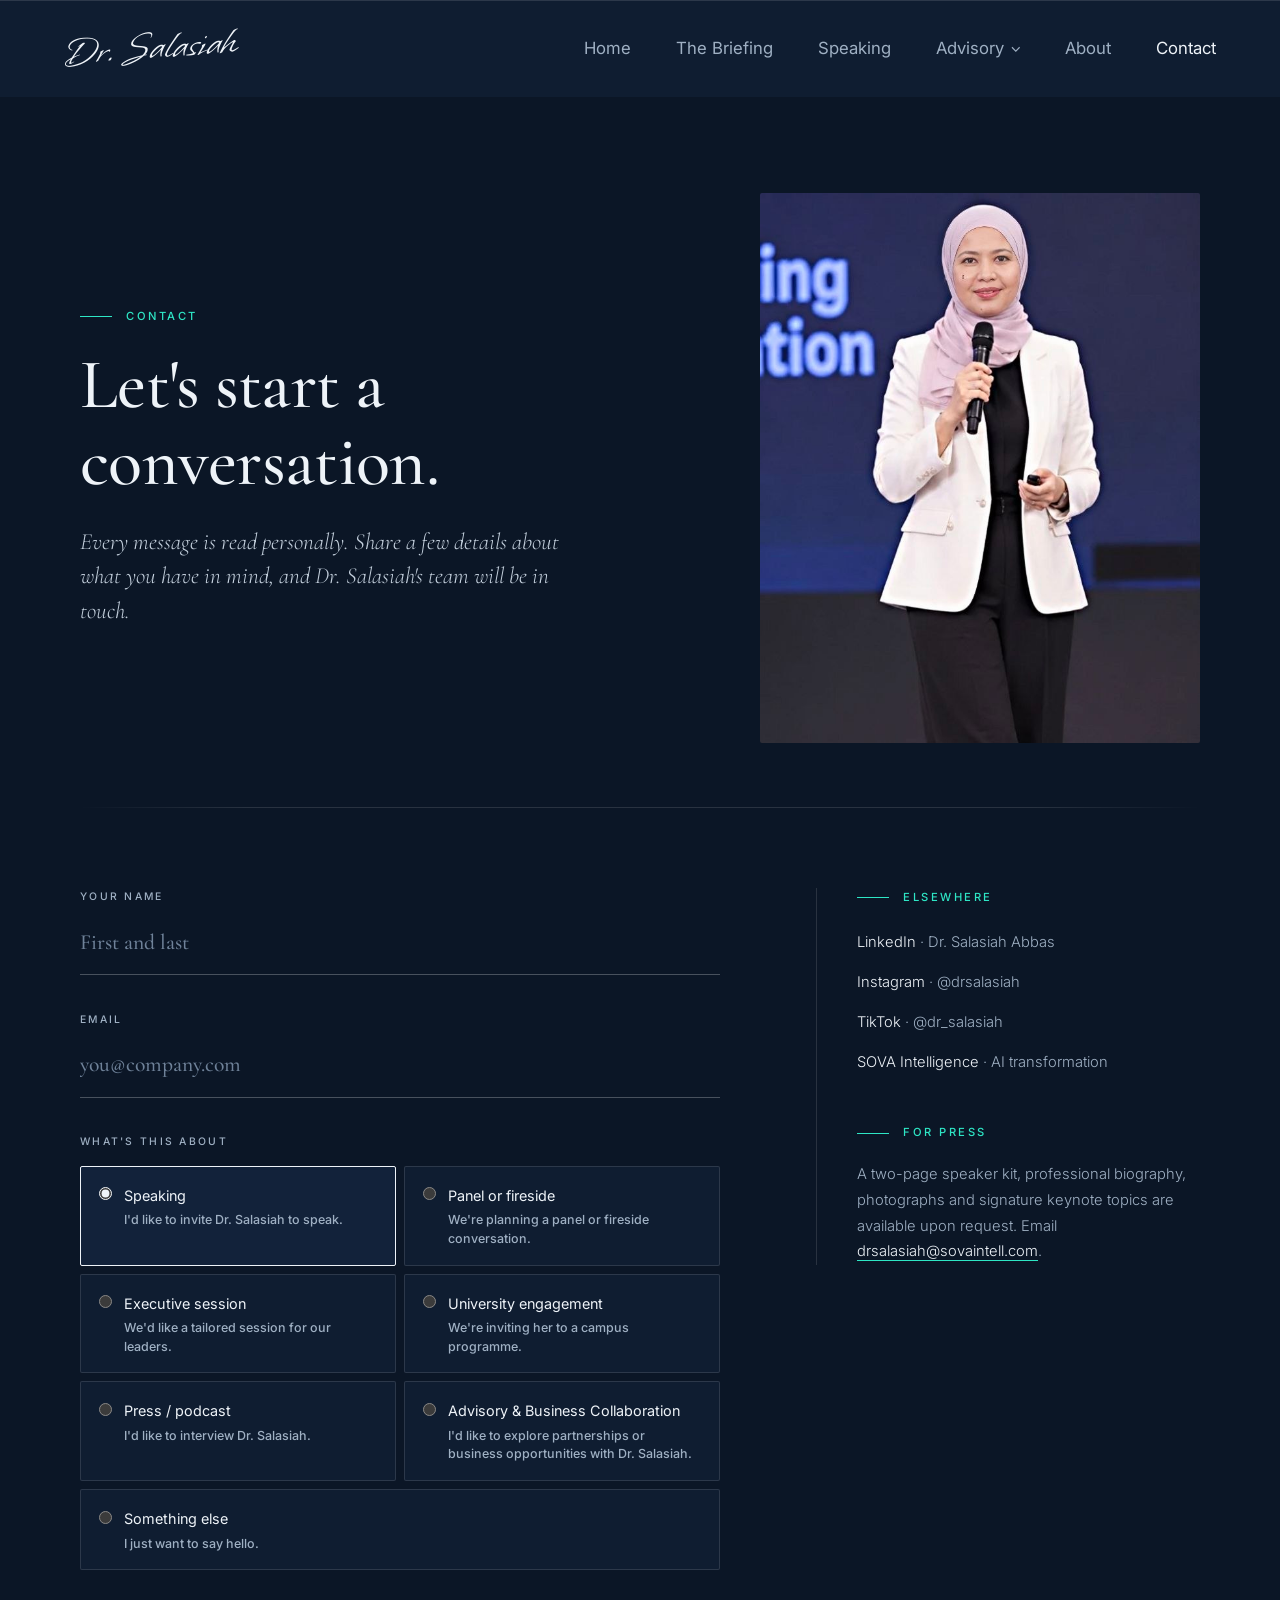
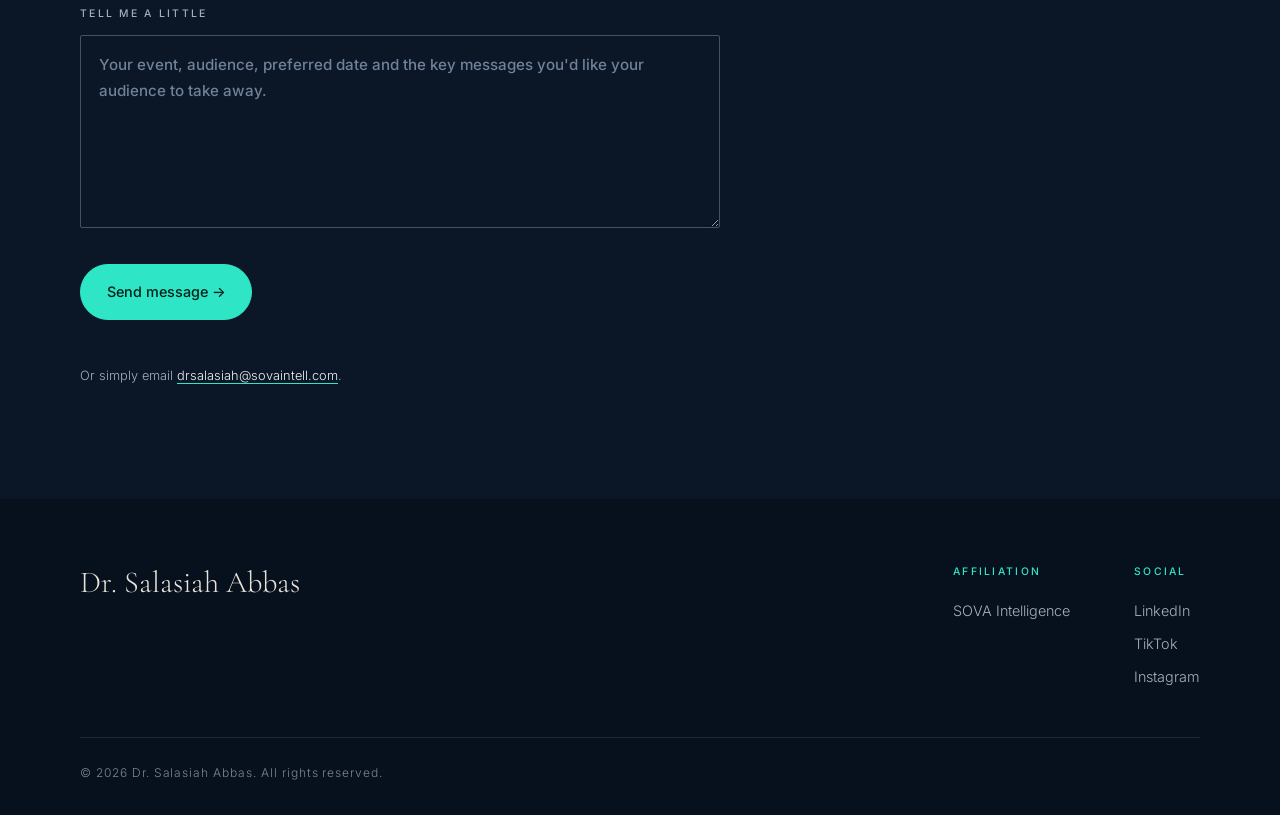
<file: contact.html>
<!DOCTYPE html>
<html lang="en">
<head>
  <meta charset="UTF-8">
  <meta name="viewport" content="width=device-width, initial-scale=1.0">
  <title>Contact · Dr. Salasiah Abbas</title>
  <meta name="description" content="Get in touch with Dr. Salasiah Abbas about speaking engagements, panels, executive sessions, media and more.">
  <!-- Link preview (WhatsApp, LinkedIn, Facebook, X). Update the URLs if the site moves to her own domain. -->
  <meta property="og:type" content="website">
  <meta property="og:site_name" content="Dr. Salasiah Abbas">
  <meta property="og:url" content="https://drsalasiah.pages.dev/contact">
  <meta property="og:title" content="Contact · Dr. Salasiah Abbas">
  <meta property="og:description" content="Get in touch with Dr. Salasiah Abbas about speaking engagements, panels, executive sessions, media and collaborations.">
  <meta property="og:image" content="https://drsalasiah.pages.dev/images/share.jpg">
  <meta property="og:image:width" content="1200">
  <meta property="og:image:height" content="630">
  <meta property="og:image:alt" content="Dr. Salasiah Abbas">
  <meta name="twitter:card" content="summary_large_image">
  <meta name="twitter:title" content="Contact · Dr. Salasiah Abbas">
  <meta name="twitter:description" content="Get in touch with Dr. Salasiah Abbas about speaking engagements, panels, executive sessions, media and collaborations.">
  <meta name="twitter:image" content="https://drsalasiah.pages.dev/images/share.jpg">
  <link rel="preconnect" href="https://fonts.googleapis.com">
  <link rel="preconnect" href="https://fonts.gstatic.com" crossorigin>
  <link href="https://fonts.googleapis.com/css2?family=Cormorant+Garamond:ital,wght@0,400;0,500;1,400;1,500&family=Inter:wght@300;400;500;600&family=Mrs+Saint+Delafield&family=Whisper&display=swap" rel="stylesheet">
  <link rel="stylesheet" href="styles.css?v=30">
</head>
<body>

  <!-- Navigation -->
  <header class="site-header">
    <div class="nav">
      <a href="index.html" class="wordmark" aria-label="Dr. Salasiah Abbas"><span class="wordmark-script">Dr. Salasiah</span></a>
      <button class="nav-toggle" aria-label="Open menu" aria-expanded="false">&#9776;</button>
      
      <nav class="nav-links">
        <a href="index.html" class="nav-item">Home</a>
        <a href="briefing.html" class="nav-item">The Briefing</a>
        <a href="speaking.html" class="nav-item">Speaking</a>
        <div class="nav-dropdown">
          <a href="advisory.html" class="nav-item dropdown-toggle" aria-expanded="false" aria-haspopup="true">Advisory <svg class="chevron" viewBox="0 0 10 6" aria-hidden="true"><path d="M1 1l4 4 4-4" fill="none" stroke="currentColor" stroke-width="1.2"/></svg></a>
          <div class="dropdown-menu">
            <a class="dropdown-item" href="advisory.html#speaking"><strong>Speaking</strong><span>Keynotes, firesides, panels and executive sessions.</span></a>
            <a class="dropdown-item" href="advisory.html#advisory"><strong>Executive Intelligence &amp; Advisory</strong><span>Where technology creates business value.</span></a>
            <a class="dropdown-item" href="consulting.html"><strong>1:1 Executive Consulting</strong><span>Private sessions for business leaders.</span></a>
            <a class="dropdown-item" href="advisory.html#market"><strong>Industry &amp; Market Development</strong><span>New markets and commercial opportunities.</span></a>
            <a class="dropdown-item" href="advisory.html#partnerships"><strong>Partnerships</strong><span>Companies, governments and industry organisations.</span></a>
            <a class="dropdown-item external" href="https://www.sovaintell.com" target="_blank" rel="noopener"><strong>SOVA Intelligence</strong><span>Technology implementation, handled by SOVA.</span><svg class="ext-arrow" viewBox="0 0 10 10" aria-hidden="true"><path d="M2 8l6-6M3.5 2H8v4.5" fill="none" stroke="currentColor" stroke-width="1"/></svg></a>
          </div>
        </div>
        <a href="about.html" class="nav-item">About</a>
        <a href="contact.html" class="nav-item active" aria-current="page">Contact</a>
      </nav>
    </div>
  </header>

  <main>

    <!-- Intro + photo -->
    <section class="contact-hero">
      <div class="container contact-hero-grid">
        <div>
          <p class="eyebrow">Contact</p>
          <h1>Let's start a conversation.</h1>
          <p class="contact-lead">Every message is read personally. Share a few details about what you have in mind, and Dr. Salasiah's team will be in touch.</p>
        </div>
        <img class="contact-photo" src="images/salasiah-stage-standing.jpg" alt="Dr. Salasiah Abbas speaking on stage" style="object-position: center top;">
      </div>
    </section>

    <div class="container"><hr class="contact-rule"></div>

    <!-- Form + side info -->
    <section class="contact-main">
      <div class="container contact-grid">

        <!-- Contact form: handled by Netlify Forms (submissions appear under Forms in the Netlify dashboard) -->
        <form id="contact-form" class="contact-form" name="contact" method="POST" data-netlify="true" netlify-honeypot="bot-field">
          <input type="hidden" name="form-name" value="contact">
          <p class="hidden-field"><label>Leave this empty: <input name="bot-field"></label></p>

          <label class="field">Your name
            <input type="text" name="name" placeholder="First and last" required autocomplete="name">
          </label>
          <label class="field">Email
            <input type="email" name="email" placeholder="you@company.com" required autocomplete="email">
          </label>

          <fieldset class="field topics">
            <legend>What's this about</legend>
            <div class="topic-grid">
              <label class="topic"><input type="radio" name="topic" value="Speaking" checked><span><strong>Speaking</strong><small>I'd like to invite Dr. Salasiah to speak.</small></span></label>
              <label class="topic"><input type="radio" name="topic" value="Panel or fireside"><span><strong>Panel or fireside</strong><small>We're planning a panel or fireside conversation.</small></span></label>
              <label class="topic"><input type="radio" name="topic" value="Executive session"><span><strong>Executive session</strong><small>We'd like a tailored session for our leaders.</small></span></label>
              <label class="topic"><input type="radio" name="topic" value="University engagement"><span><strong>University engagement</strong><small>We're inviting her to a campus programme.</small></span></label>
              <label class="topic"><input type="radio" name="topic" value="Press / podcast"><span><strong>Press / podcast</strong><small>I'd like to interview Dr. Salasiah.</small></span></label>
              <label class="topic"><input type="radio" name="topic" value="Advisory &amp; Business Collaboration"><span><strong>Advisory &amp; Business Collaboration</strong><small>I'd like to explore partnerships or business opportunities with Dr. Salasiah.</small></span></label>
              <label class="topic"><input type="radio" name="topic" value="Something else"><span><strong>Something else</strong><small>I just want to say hello.</small></span></label>
            </div>
          </fieldset>

          <label class="field">Tell me a little
            <textarea name="message" rows="6" placeholder="Your event, audience, preferred date and the key messages you'd like your audience to take away." required></textarea>
          </label>

          <button type="submit" class="btn btn-pill">Send message &rarr;</button>
          <p class="form-status" role="status" aria-live="polite"></p>
          <p class="contact-alt">Or simply email <a href="mailto:drsalasiah@sovaintell.com">drsalasiah@sovaintell.com</a>.</p>
        </form>

        <aside class="contact-side">
          <div class="side-block">
            <p class="eyebrow">Elsewhere</p>
            <ul class="side-links">
              <li><a href="https://www.linkedin.com/in/dr-salasiah-abbas-5362b3144" target="_blank" rel="noopener">LinkedIn <span>· Dr. Salasiah Abbas</span></a></li>
              <li><a href="https://www.instagram.com/drsalasiah" target="_blank" rel="noopener">Instagram <span>· @drsalasiah</span></a></li>
              <li><a href="https://www.tiktok.com/@dr_salasiah" target="_blank" rel="noopener">TikTok <span>· @dr_salasiah</span></a></li>
              <li><a href="https://www.sovaintell.com" target="_blank" rel="noopener">SOVA Intelligence <span>· AI transformation</span></a></li>
            </ul>
          </div>
          <div class="side-block">
            <p class="eyebrow">For press</p>
            <p>A two-page speaker kit, professional biography, photographs and signature keynote topics are available upon request. Email <a href="mailto:drsalasiah@sovaintell.com">drsalasiah@sovaintell.com</a>.</p>
          </div>
        </aside>

      </div>
    </section>

  </main>

  <!-- Footer -->
  <footer class="site-footer">
    <div class="container">
      <div class="footer-top">
        <p class="footer-line">Dr. Salasiah Abbas</p>
        <div class="footer-cols">
          <div>
            <h4>Affiliation</h4>
            <a href="https://www.sovaintell.com" target="_blank" rel="noopener">SOVA Intelligence</a>
          </div>
          <div>
            <h4>Social</h4>
            <a href="https://www.linkedin.com/in/dr-salasiah-abbas-5362b3144" target="_blank" rel="noopener">LinkedIn</a>
            <a href="https://www.tiktok.com/@dr_salasiah" target="_blank" rel="noopener">TikTok</a>
            <a href="https://www.instagram.com/drsalasiah" target="_blank" rel="noopener">Instagram</a>
          </div>
        </div>
      </div>
      <p class="copyright">&copy; <span id="year"></span> Dr. Salasiah Abbas. All rights reserved.</p>
    </div>
  </footer>

  <script src="script.js?v=20"></script>
</body>
</html>
</file>
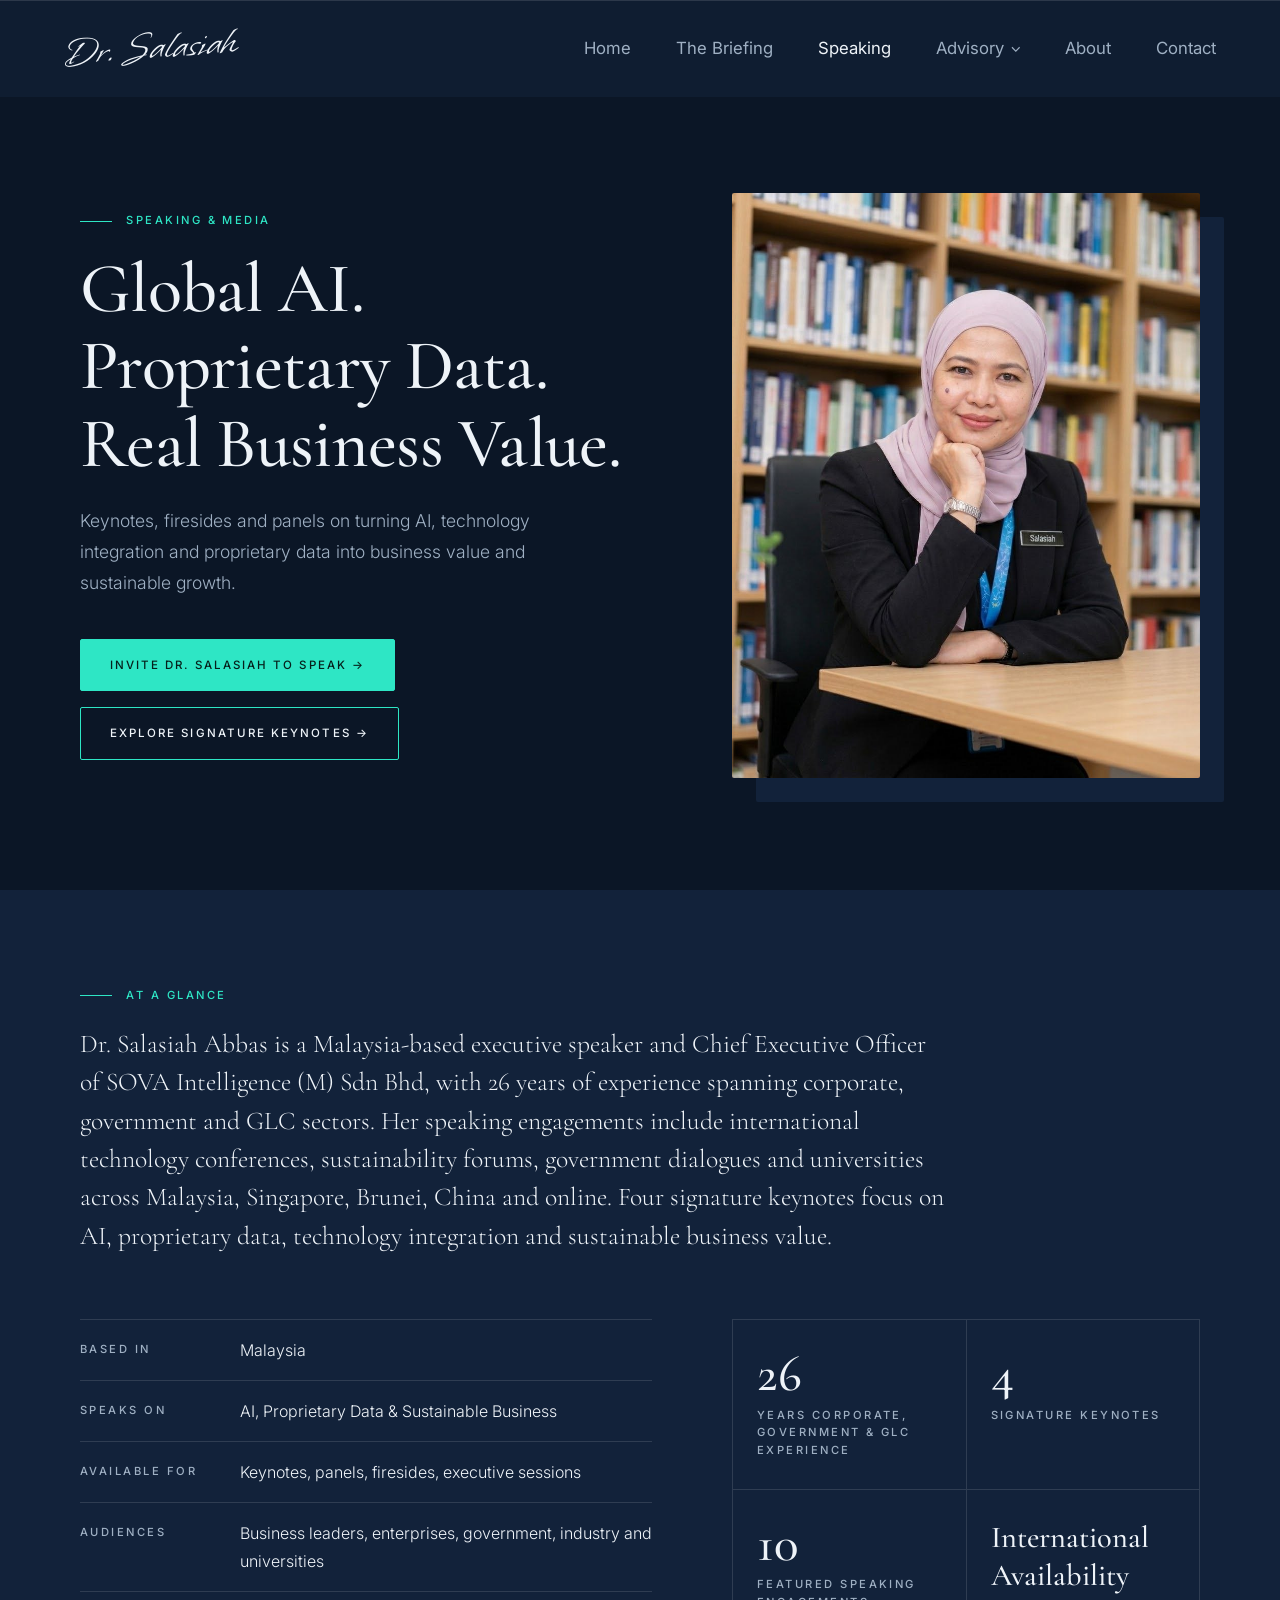
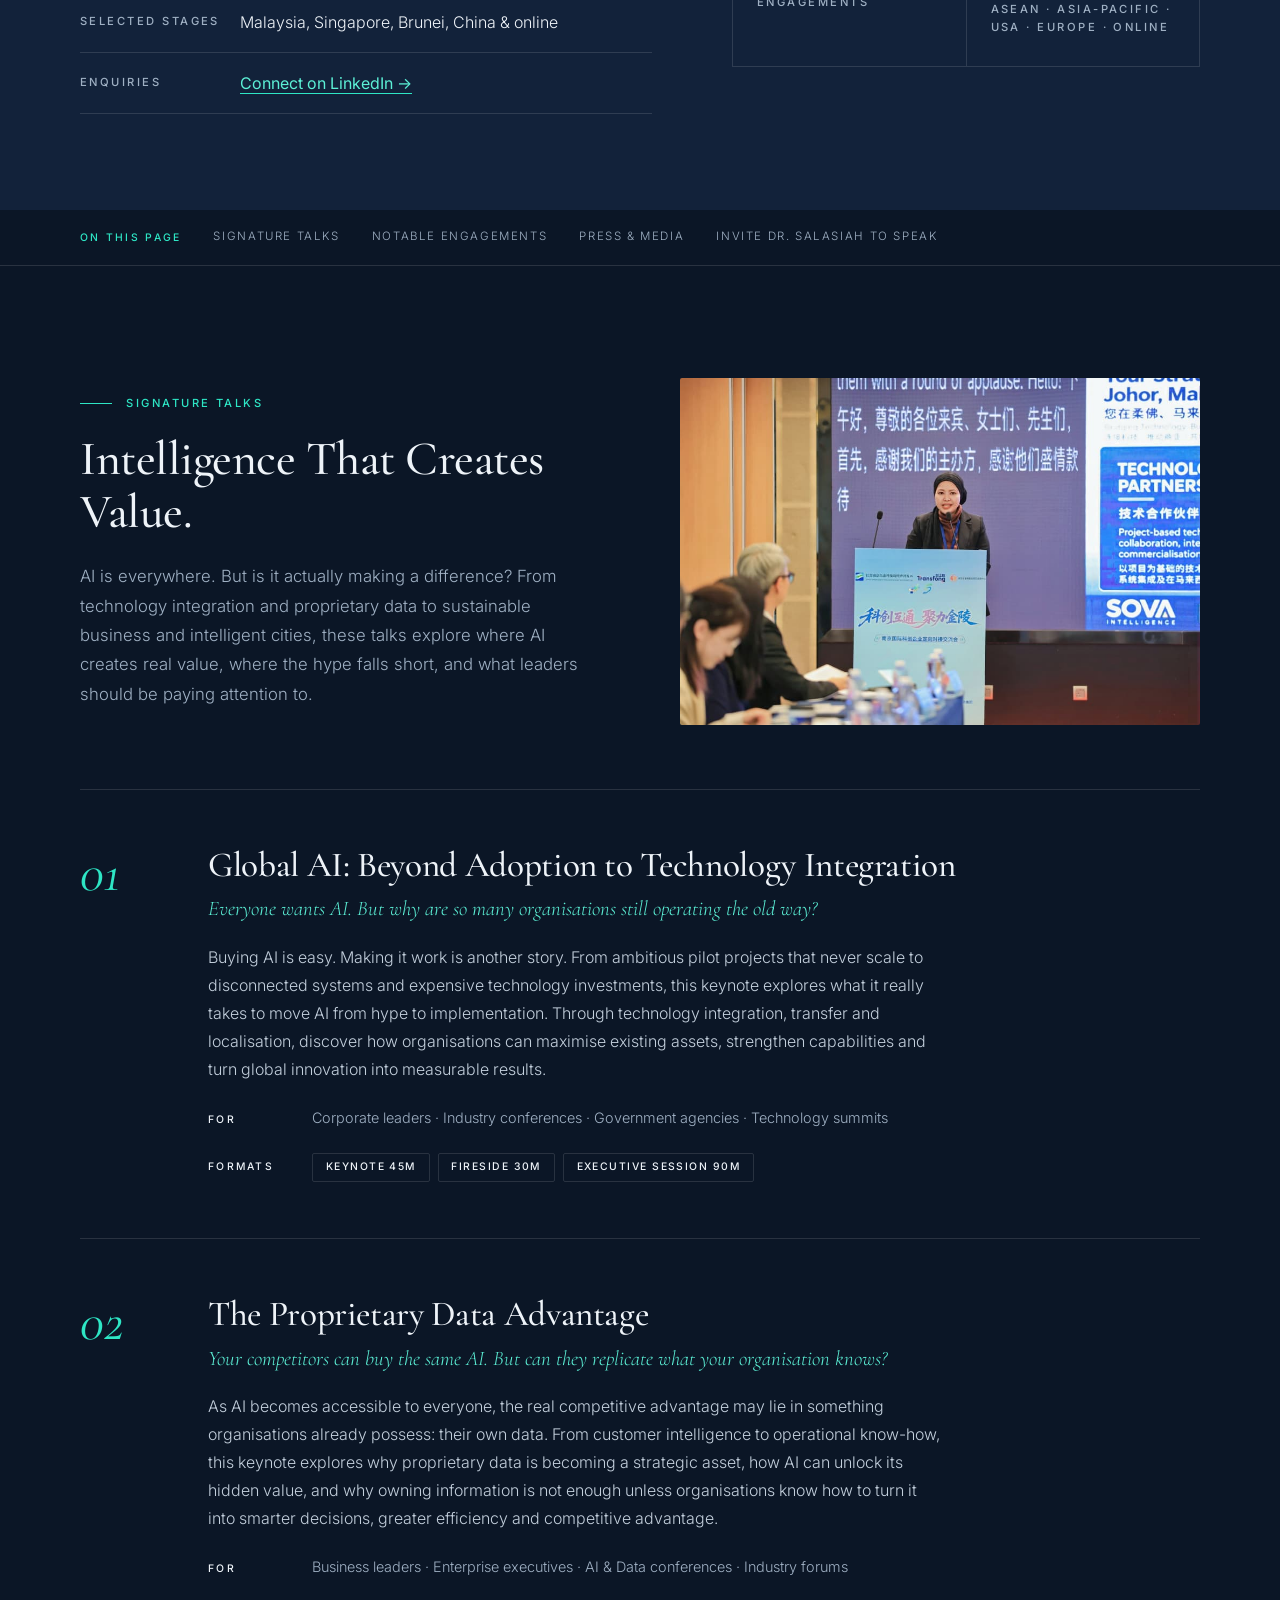
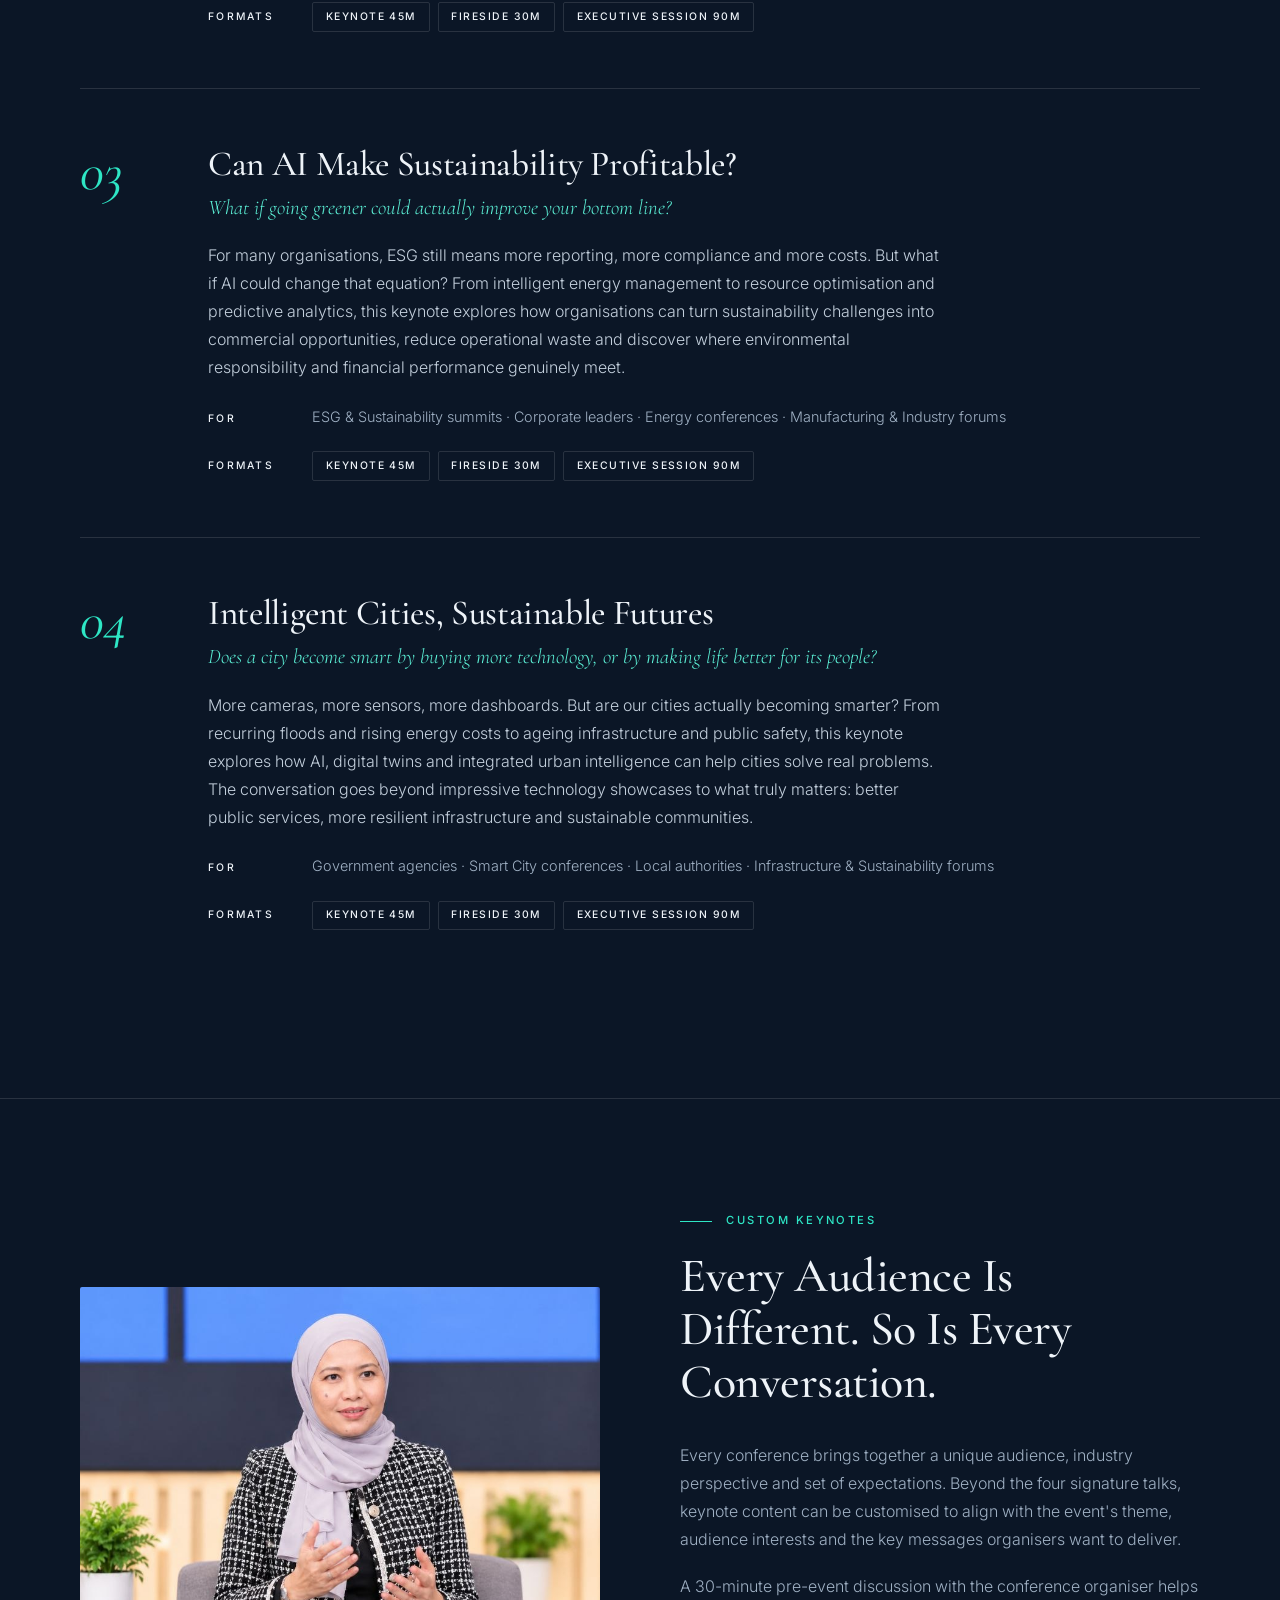
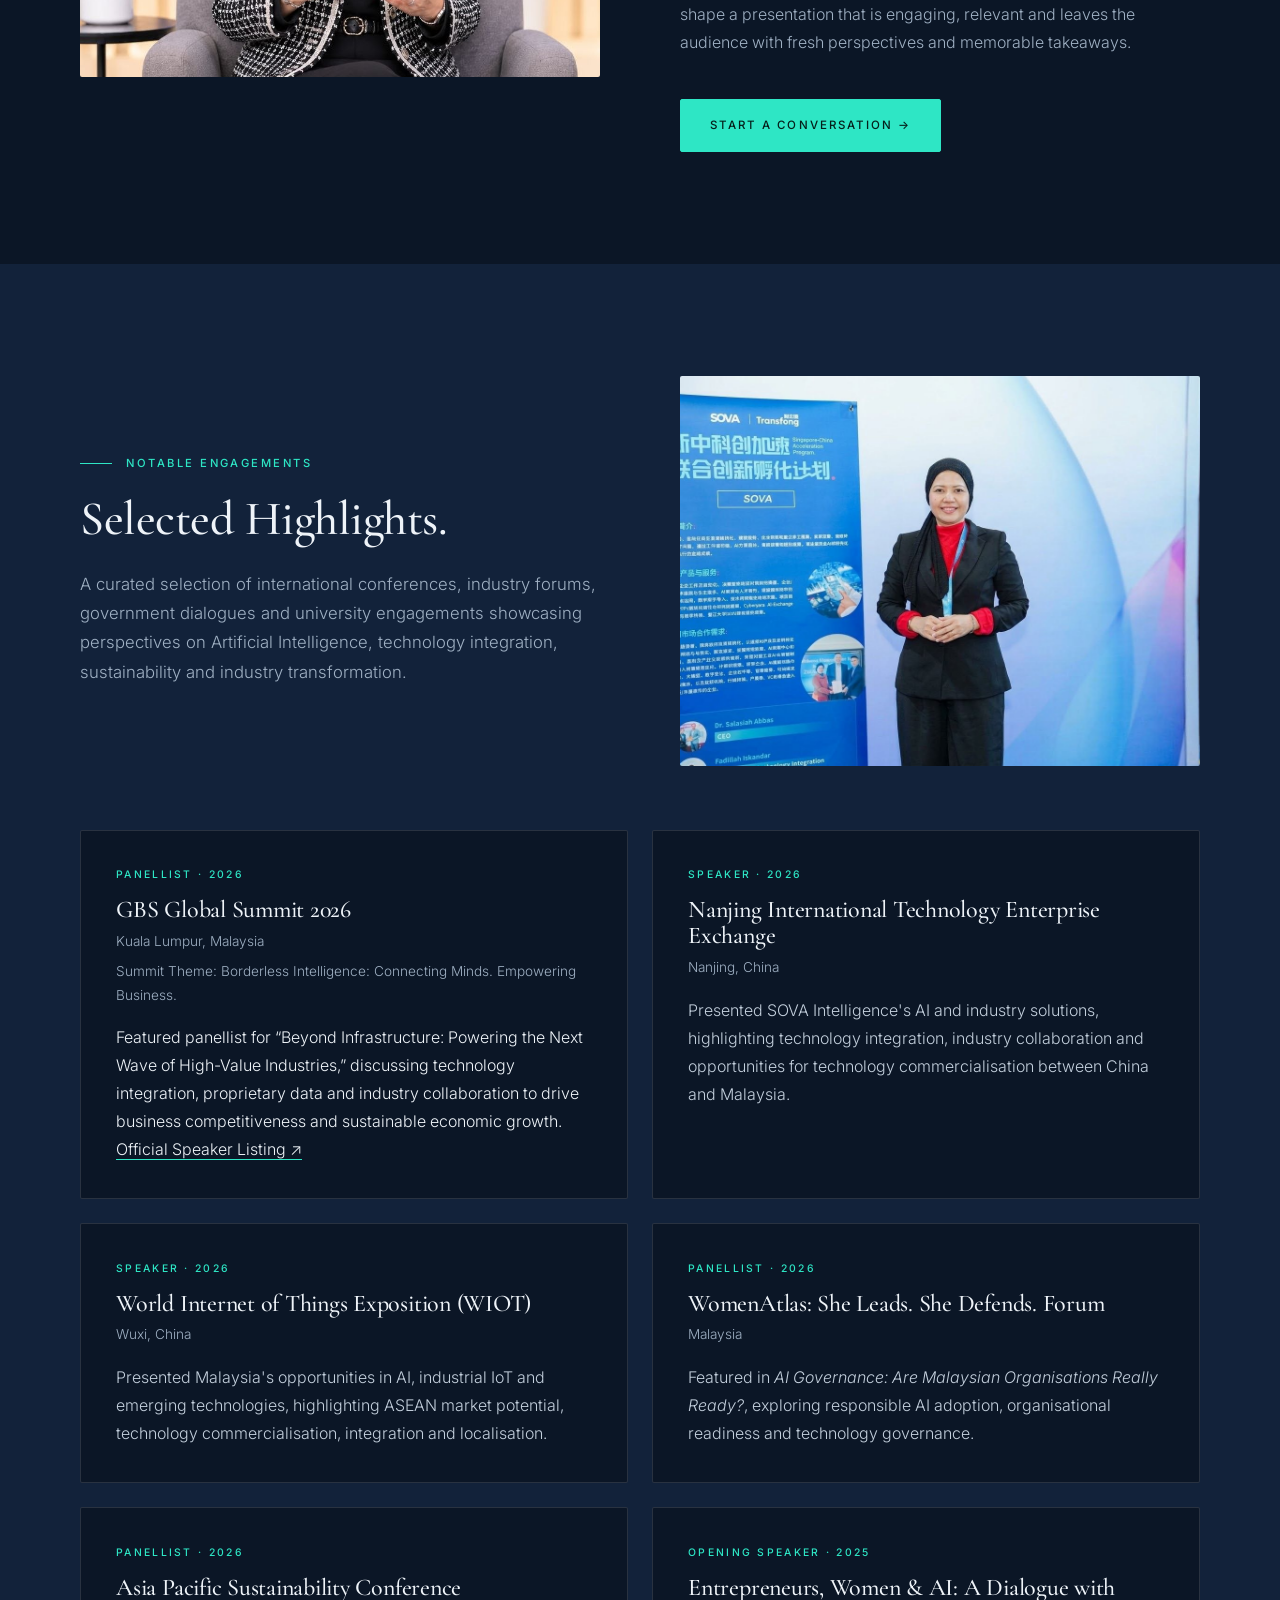
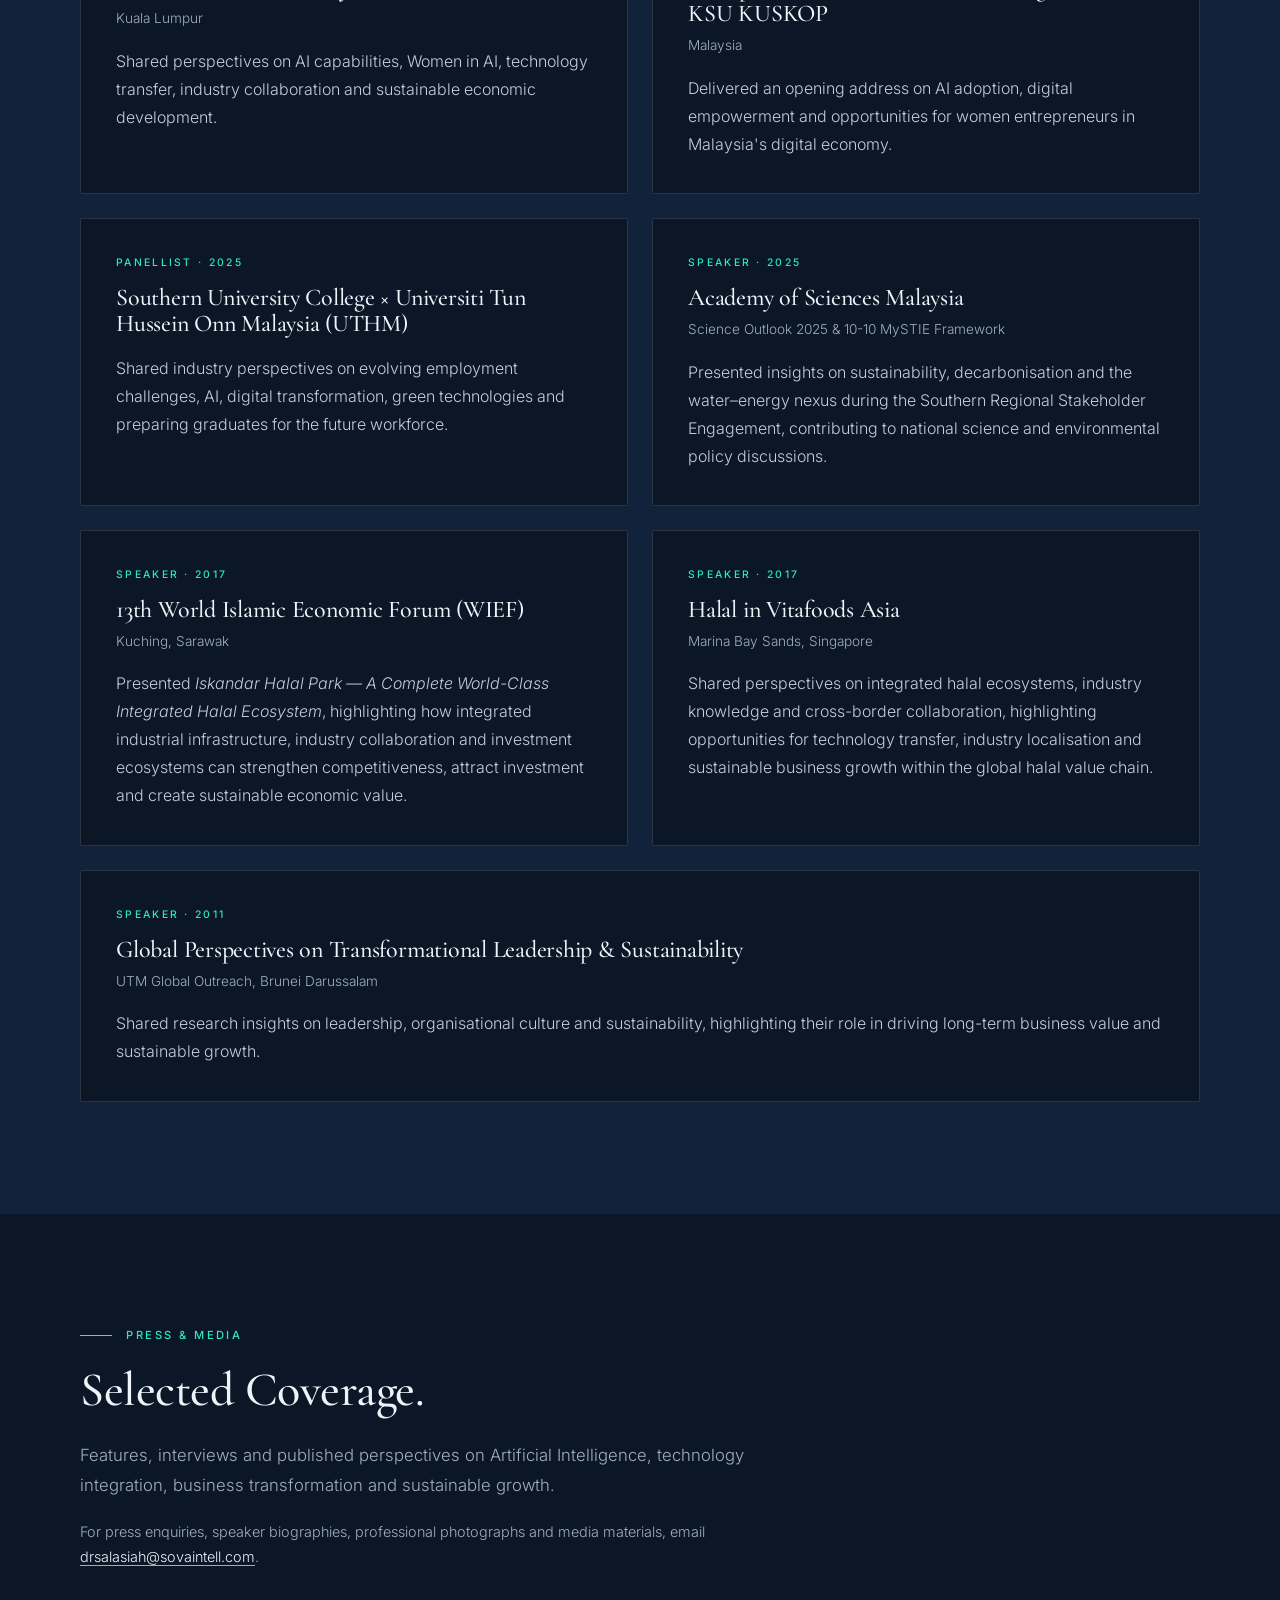
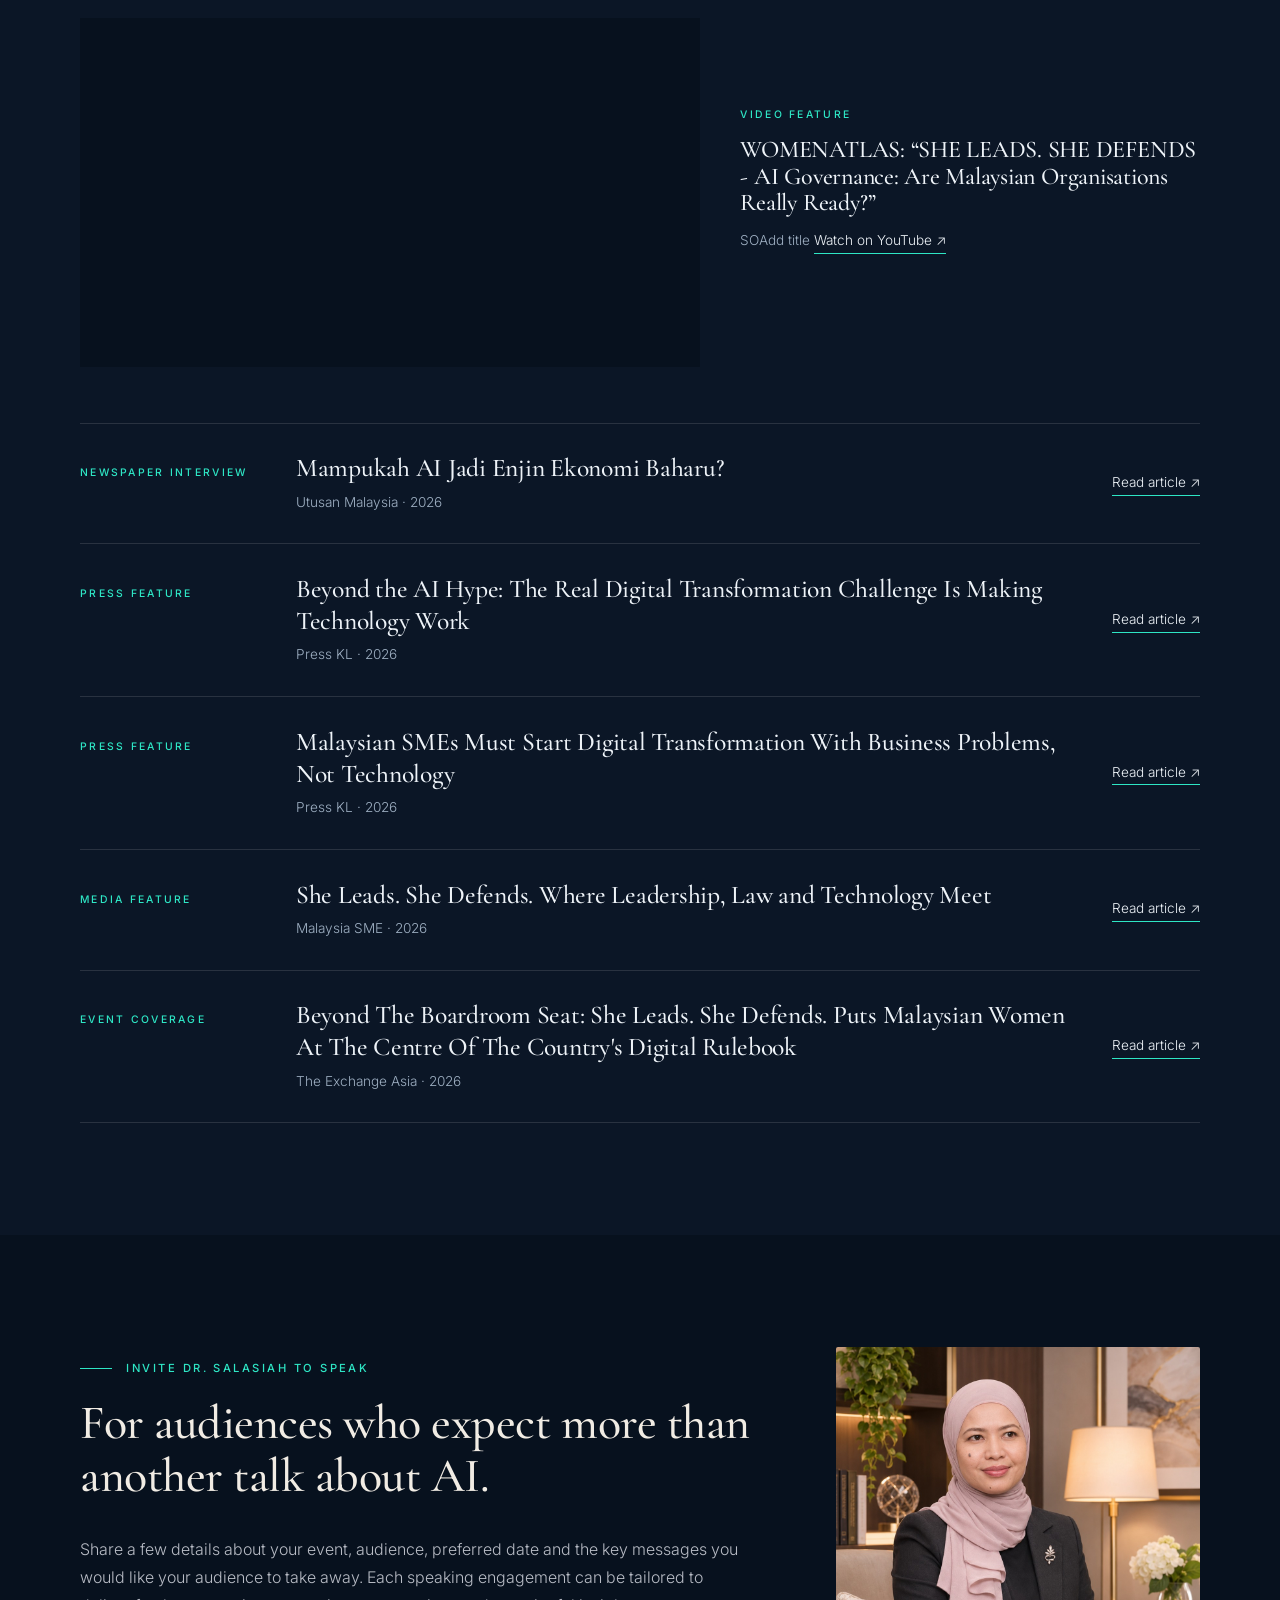
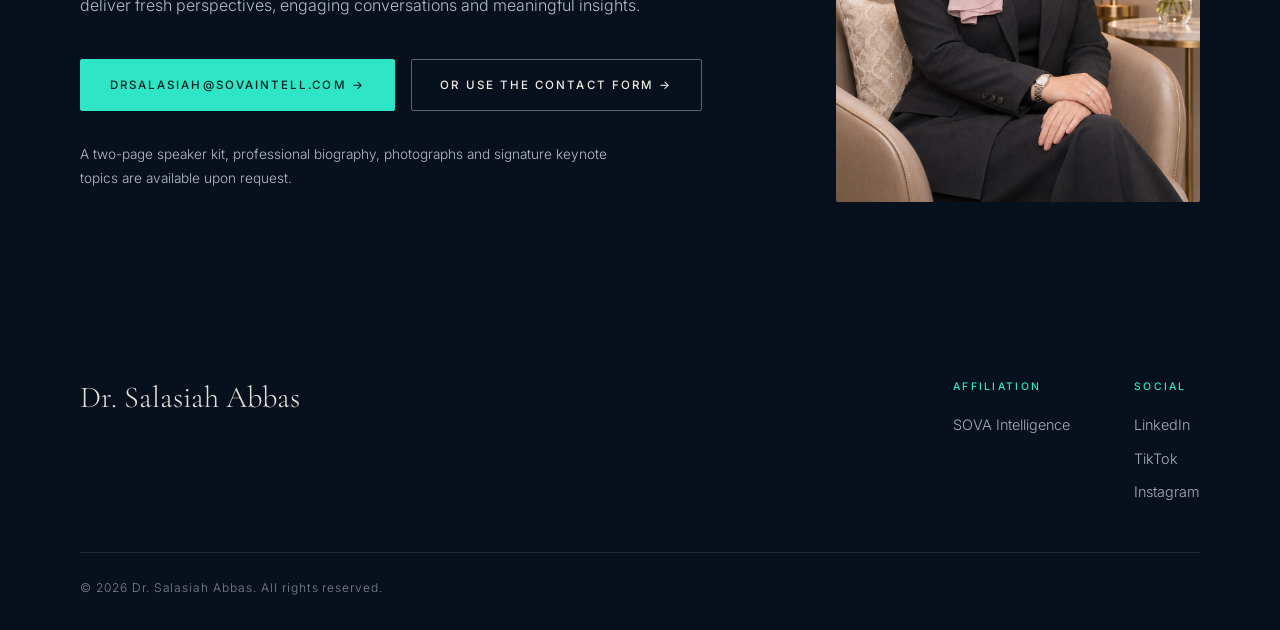
<file: speaking.html>
<!DOCTYPE html>
<html lang="en">
<head>
  <meta charset="UTF-8">
  <meta name="viewport" content="width=device-width, initial-scale=1.0">
  <title>Speaking &amp; Media · Dr. Salasiah Abbas</title>
  <meta name="description" content="Keynotes, firesides and panels on turning AI, technology integration and proprietary data into business value and sustainable growth.">
  <!-- Link preview (WhatsApp, LinkedIn, Facebook, X). Update the URLs if the site moves to her own domain. -->
  <meta property="og:type" content="website">
  <meta property="og:site_name" content="Dr. Salasiah Abbas">
  <meta property="og:url" content="https://drsalasiah.pages.dev/speaking">
  <meta property="og:title" content="Speaking &amp; Media · Dr. Salasiah Abbas">
  <meta property="og:description" content="Keynotes, firesides and panels on turning AI, technology integration and proprietary data into business value and sustainable growth.">
  <meta property="og:image" content="https://drsalasiah.pages.dev/images/share.jpg">
  <meta property="og:image:width" content="1200">
  <meta property="og:image:height" content="630">
  <meta property="og:image:alt" content="Dr. Salasiah Abbas">
  <meta name="twitter:card" content="summary_large_image">
  <meta name="twitter:title" content="Speaking &amp; Media · Dr. Salasiah Abbas">
  <meta name="twitter:description" content="Keynotes, firesides and panels on turning AI, technology integration and proprietary data into business value and sustainable growth.">
  <meta name="twitter:image" content="https://drsalasiah.pages.dev/images/share.jpg">
  <link rel="preconnect" href="https://fonts.googleapis.com">
  <link rel="preconnect" href="https://fonts.gstatic.com" crossorigin>
  <link href="https://fonts.googleapis.com/css2?family=Cormorant+Garamond:ital,wght@0,400;0,500;1,400;1,500&family=Inter:wght@300;400;500;600&family=Mrs+Saint+Delafield&family=Whisper&display=swap" rel="stylesheet">
  <link rel="stylesheet" href="styles.css?v=30">
</head>
<body>

  <!-- 1. Navigation -->
  <header class="site-header">
    <div class="nav">
      <a href="index.html" class="wordmark" aria-label="Dr. Salasiah Abbas"><span class="wordmark-script">Dr. Salasiah</span></a>
      <button class="nav-toggle" aria-label="Open menu" aria-expanded="false">&#9776;</button>
      
      <nav class="nav-links">
        <a href="index.html" class="nav-item">Home</a>
        <a href="briefing.html" class="nav-item">The Briefing</a>
        <a href="speaking.html" class="nav-item active" aria-current="page">Speaking</a>
        <div class="nav-dropdown">
          <a href="advisory.html" class="nav-item dropdown-toggle" aria-expanded="false" aria-haspopup="true">Advisory <svg class="chevron" viewBox="0 0 10 6" aria-hidden="true"><path d="M1 1l4 4 4-4" fill="none" stroke="currentColor" stroke-width="1.2"/></svg></a>
          <div class="dropdown-menu">
            <a class="dropdown-item" href="advisory.html#speaking"><strong>Speaking</strong><span>Keynotes, firesides, panels and executive sessions.</span></a>
            <a class="dropdown-item" href="advisory.html#advisory"><strong>Executive Intelligence &amp; Advisory</strong><span>Where technology creates business value.</span></a>
            <a class="dropdown-item" href="consulting.html"><strong>1:1 Executive Consulting</strong><span>Private sessions for business leaders.</span></a>
            <a class="dropdown-item" href="advisory.html#market"><strong>Industry &amp; Market Development</strong><span>New markets and commercial opportunities.</span></a>
            <a class="dropdown-item" href="advisory.html#partnerships"><strong>Partnerships</strong><span>Companies, governments and industry organisations.</span></a>
            <a class="dropdown-item external" href="https://www.sovaintell.com" target="_blank" rel="noopener"><strong>SOVA Intelligence</strong><span>Technology implementation, handled by SOVA.</span><svg class="ext-arrow" viewBox="0 0 10 10" aria-hidden="true"><path d="M2 8l6-6M3.5 2H8v4.5" fill="none" stroke="currentColor" stroke-width="1"/></svg></a>
          </div>
        </div>
        <a href="about.html" class="nav-item">About</a>
        <a href="contact.html" class="nav-item">Contact</a>
      </nav>
    </div>
  </header>

  <main>

    <!-- 2. Hero -->
    <section class="hero">
      <div class="container hero-grid">
        <div class="hero-text">
          <p class="eyebrow">Speaking &amp; Media</p>
          <h1>Global AI. Proprietary Data. Real Business Value.</h1>
          <p class="lead">Keynotes, firesides and panels on turning AI, technology integration and proprietary data into business value and sustainable growth.</p>
          <div class="btn-row">
            <a href="#booking" class="btn">Invite Dr. Salasiah to Speak &rarr;</a>
            <a href="#talks" class="btn btn-outline">Explore Signature Keynotes &rarr;</a>
          </div>
        </div>
        <img class="hero-photo" src="images/salasiah-library.jpg" alt="Dr. Salasiah Abbas">
      </div>
    </section>

    <!-- 3. Key facts + stats -->
    <section class="facts">
      <div class="container glance-block">
        <div>
          <p class="eyebrow">At a glance</p>
          <p class="glance-intro">Dr. Salasiah Abbas is a Malaysia-based executive speaker and Chief Executive Officer of SOVA Intelligence (M) Sdn Bhd, with 26 years of experience spanning corporate, government and GLC sectors. Her speaking engagements include international technology conferences, sustainability forums, government dialogues and universities across Malaysia, Singapore, Brunei, China and online. Four signature keynotes focus on AI, proprietary data, technology integration and sustainable business value.</p>
        </div>
      </div>
      <div class="container facts-grid">
        <dl class="fact-list">
          <div><dt>Based in</dt><dd>Malaysia</dd></div>
          <div><dt>Speaks on</dt><dd>AI, Proprietary Data &amp; Sustainable Business</dd></div>
          <div><dt>Available for</dt><dd>Keynotes, panels, firesides, executive sessions</dd></div>
          <div><dt>Audiences</dt><dd>Business leaders, enterprises, government, industry and universities</dd></div>
          <div><dt>Selected stages</dt><dd>Malaysia, Singapore, Brunei, China &amp; online</dd></div>
          <div><dt>Enquiries</dt><dd><a class="text-link" href="https://www.linkedin.com/in/dr-salasiah-abbas-5362b3144" target="_blank" rel="noopener">Connect on LinkedIn &rarr;</a></dd></div>
        </dl>
        <div class="stats">
          <div class="stat"><span class="stat-num">26</span><span class="stat-label">Years corporate, government &amp; GLC experience</span></div>
          <div class="stat"><span class="stat-num">4</span><span class="stat-label">Signature keynotes</span></div>
          <div class="stat"><span class="stat-num">10</span><span class="stat-label">Featured speaking engagements</span></div>
          <div class="stat"><span class="stat-num stat-word">International Availability</span><span class="stat-label">ASEAN · Asia-Pacific · USA · Europe · Online</span></div>
        </div>
      </div>
    </section>

    <!-- 5. Jump bar -->
    <nav class="jump-bar" aria-label="On this page">
      <div class="container pills">
        <span class="pills-label">On this page</span>
        <a href="#talks">Signature Talks</a>
        <a href="#engagements">Notable Engagements</a>
        <a href="#press">Press &amp; Media</a>
        <a href="#booking">Invite Dr. Salasiah to Speak</a>
      </div>
    </nav>

    <!-- 6. Signature talks -->
    <section id="talks" class="section">
      <div class="container">
        <div class="split">
          <div>
            <p class="eyebrow">Signature talks</p>
            <h2>Intelligence That Creates Value.</h2>
            <p class="section-intro">AI is everywhere. But is it actually making a difference? From technology integration and proprietary data to sustainable business and intelligent cities, these talks explore where AI creates real value, where the hype falls short, and what leaders should be paying attention to.</p>
          </div>
          <img class="split-photo wide-photo" src="images/salasiah-nanjing-podium.jpg" alt="Dr. Salasiah Abbas presenting at the Nanjing International Technology Enterprise Exchange">
        </div>
        <div class="talks">
          <article class="talk">
            <span class="talk-num">01</span>
            <div>
              <h3>Global AI: Beyond Adoption to Technology Integration</h3>
              <p class="talk-sub">Everyone wants AI. But why are so many organisations still operating the old way?</p>
              <p>Buying AI is easy. Making it work is another story. From ambitious pilot projects that never scale to disconnected systems and expensive technology investments, this keynote explores what it really takes to move AI from hype to implementation. Through technology integration, transfer and localisation, discover how organisations can maximise existing assets, strengthen capabilities and turn global innovation into measurable results.</p>
              <p class="talk-meta"><span>For</span>Corporate leaders · Industry conferences · Government agencies · Technology summits</p>
              <div class="talk-meta"><span>Formats</span><ul class="tags"><li>Keynote 45m</li><li>Fireside 30m</li><li>Executive session 90m</li></ul></div>
            </div>
          </article>
          <article class="talk">
            <span class="talk-num">02</span>
            <div>
              <h3>The Proprietary Data Advantage</h3>
              <p class="talk-sub">Your competitors can buy the same AI. But can they replicate what your organisation knows?</p>
              <p>As AI becomes accessible to everyone, the real competitive advantage may lie in something organisations already possess: their own data. From customer intelligence to operational know-how, this keynote explores why proprietary data is becoming a strategic asset, how AI can unlock its hidden value, and why owning information is not enough unless organisations know how to turn it into smarter decisions, greater efficiency and competitive advantage.</p>
              <p class="talk-meta"><span>For</span>Business leaders · Enterprise executives · AI &amp; Data conferences · Industry forums</p>
              <div class="talk-meta"><span>Formats</span><ul class="tags"><li>Keynote 45m</li><li>Fireside 30m</li><li>Executive session 90m</li></ul></div>
            </div>
          </article>
          <article class="talk">
            <span class="talk-num">03</span>
            <div>
              <h3>Can AI Make Sustainability Profitable?</h3>
              <p class="talk-sub">What if going greener could actually improve your bottom line?</p>
              <p>For many organisations, ESG still means more reporting, more compliance and more costs. But what if AI could change that equation? From intelligent energy management to resource optimisation and predictive analytics, this keynote explores how organisations can turn sustainability challenges into commercial opportunities, reduce operational waste and discover where environmental responsibility and financial performance genuinely meet.</p>
              <p class="talk-meta"><span>For</span>ESG &amp; Sustainability summits · Corporate leaders · Energy conferences · Manufacturing &amp; Industry forums</p>
              <div class="talk-meta"><span>Formats</span><ul class="tags"><li>Keynote 45m</li><li>Fireside 30m</li><li>Executive session 90m</li></ul></div>
            </div>
          </article>
          <article class="talk">
            <span class="talk-num">04</span>
            <div>
              <h3>Intelligent Cities, Sustainable Futures</h3>
              <p class="talk-sub">Does a city become smart by buying more technology, or by making life better for its people?</p>
              <p>More cameras, more sensors, more dashboards. But are our cities actually becoming smarter? From recurring floods and rising energy costs to ageing infrastructure and public safety, this keynote explores how AI, digital twins and integrated urban intelligence can help cities solve real problems. The conversation goes beyond impressive technology showcases to what truly matters: better public services, more resilient infrastructure and sustainable communities.</p>
              <p class="talk-meta"><span>For</span>Government agencies · Smart City conferences · Local authorities · Infrastructure &amp; Sustainability forums</p>
              <div class="talk-meta"><span>Formats</span><ul class="tags"><li>Keynote 45m</li><li>Fireside 30m</li><li>Executive session 90m</li></ul></div>
            </div>
          </article>
        </div>
      </div>
    </section>

    <!-- 7. Photo break + custom talk callout -->
    <section class="callout-section">
      <div class="container split split-reverse">
        <img class="split-photo" src="images/salasiah-fireside.jpg" alt="Dr. Salasiah Abbas in a fireside conversation on stage" style="object-position: center 8%;">
        <div>
          <p class="eyebrow">Custom keynotes</p>
          <h2>Every Audience Is Different. So Is Every Conversation.</h2>
          <p>Every conference brings together a unique audience, industry perspective and set of expectations. Beyond the four signature talks, keynote content can be customised to align with the event's theme, audience interests and the key messages organisers want to deliver.</p>
          <p>A 30-minute pre-event discussion with the conference organiser helps shape a presentation that is engaging, relevant and leaves the audience with fresh perspectives and memorable takeaways.</p>
          <a href="#booking" class="btn">Start a Conversation &rarr;</a>
        </div>
      </div>
    </section>

    <!-- 8. Notable engagements -->
    <section id="engagements" class="section alt">
      <div class="container">
        <div class="split">
          <div>
            <p class="eyebrow">Notable engagements</p>
            <h2>Selected Highlights.</h2>
            <p class="section-intro">A curated selection of international conferences, industry forums, government dialogues and university engagements showcasing perspectives on Artificial Intelligence, technology integration, sustainability and industry transformation.</p>
          </div>
          <img class="split-photo" src="images/salasiah-expo.jpg" alt="Dr. Salasiah Abbas at the SOVA Singapore-China Acceleration Program stand" style="object-position: 55% 30%;">
        </div>
        <div class="card-grid">
          <article class="card">
            <p class="label">Panellist · 2026</p>
            <h3>GBS Global Summit 2026</h3>
            <p class="venue">Kuala Lumpur, Malaysia</p>
            <p class="venue">Summit Theme: Borderless Intelligence: Connecting Minds. Empowering Business.</p>
            <p>Featured panellist for “Beyond Infrastructure: Powering the Next Wave of High-Value Industries,” discussing technology integration, proprietary data and industry collaboration to drive business competitiveness and sustainable economic growth.</p>
            <p><a class="inline-link" href="https://gbsglobalsummit2026.com/cyberview.html" target="_blank" rel="noopener">Official Speaker Listing ↗️</a></p>
          </article>
          <article class="card">
            <p class="label">Speaker · 2026</p>
            <h3>Nanjing International Technology Enterprise Exchange</h3>
            <p class="venue">Nanjing, China</p>
            <p>Presented SOVA Intelligence's AI and industry solutions, highlighting technology integration, industry collaboration and opportunities for technology commercialisation between China and Malaysia.</p>
          </article>
          <article class="card">
            <p class="label">Speaker · 2026</p>
            <h3>World Internet of Things Exposition (WIOT)</h3>
            <p class="venue">Wuxi, China</p>
            <p>Presented Malaysia's opportunities in AI, industrial IoT and emerging technologies, highlighting ASEAN market potential, technology commercialisation, integration and localisation.</p>
          </article>
          <article class="card">
            <p class="label">Panellist · 2026</p>
            <h3>WomenAtlas: She Leads. She Defends. Forum</h3>
            <p class="venue">Malaysia</p>
            <p>Featured in <em>AI Governance: Are Malaysian Organisations Really Ready?</em>, exploring responsible AI adoption, organisational readiness and technology governance.</p>
          </article>
          <article class="card">
            <p class="label">Panellist · 2026</p>
            <h3>Asia Pacific Sustainability Conference</h3>
            <p class="venue">Kuala Lumpur</p>
            <p>Shared perspectives on AI capabilities, Women in AI, technology transfer, industry collaboration and sustainable economic development.</p>
          </article>
          <article class="card">
            <p class="label">Opening Speaker · 2025</p>
            <h3>Entrepreneurs, Women &amp; AI: A Dialogue with KSU KUSKOP</h3>
            <p class="venue">Malaysia</p>
            <p>Delivered an opening address on AI adoption, digital empowerment and opportunities for women entrepreneurs in Malaysia's digital economy.</p>
          </article>
          <article class="card">
            <p class="label">Panellist · 2025</p>
            <h3>Southern University College × Universiti Tun Hussein Onn Malaysia (UTHM)</h3>
            <p>Shared industry perspectives on evolving employment challenges, AI, digital transformation, green technologies and preparing graduates for the future workforce.</p>
          </article>
          <article class="card">
            <p class="label">Speaker · 2025</p>
            <h3>Academy of Sciences Malaysia</h3>
            <p class="venue">Science Outlook 2025 &amp; 10-10 MySTIE Framework</p>
            <p>Presented insights on sustainability, decarbonisation and the water–energy nexus during the Southern Regional Stakeholder Engagement, contributing to national science and environmental policy discussions.</p>
          </article>
          <article class="card">
            <p class="label">Speaker · 2017</p>
            <h3>13th World Islamic Economic Forum (WIEF)</h3>
            <p class="venue">Kuching, Sarawak</p>
            <p>Presented <em>Iskandar Halal Park — A Complete World-Class Integrated Halal Ecosystem</em>, highlighting how integrated industrial infrastructure, industry collaboration and investment ecosystems can strengthen competitiveness, attract investment and create sustainable economic value.</p>
          </article>
          <article class="card">
            <p class="label">Speaker · 2017</p>
            <h3>Halal in Vitafoods Asia</h3>
            <p class="venue">Marina Bay Sands, Singapore</p>
            <p>Shared perspectives on integrated halal ecosystems, industry knowledge and cross-border collaboration, highlighting opportunities for technology transfer, industry localisation and sustainable business growth within the global halal value chain.</p>
          </article>
          <article class="card">
            <p class="label">Speaker · 2011</p>
            <h3>Global Perspectives on Transformational Leadership &amp; Sustainability</h3>
            <p class="venue">UTM Global Outreach, Brunei Darussalam</p>
            <p>Shared research insights on leadership, organisational culture and sustainability, highlighting their role in driving long-term business value and sustainable growth.</p>
          </article>
        </div>
      </div>
    </section>

    <!-- 9. Press & media -->
    <section id="press" class="section">
      <div class="container">
        <p class="eyebrow">Press &amp; media</p>
        <h2>Selected Coverage.</h2>
        <p class="section-intro">Features, interviews and published perspectives on Artificial Intelligence, technology integration, business transformation and sustainable growth.</p>
        <p class="press-enquiries">For press enquiries, speaker biographies, professional photographs and media materials, email <a class="inline-link" href="mailto:drsalasiah@sovaintell.com">drsalasiah@sovaintell.com</a>.</p>
        <article class="video-feature">
          <div class="video-frame">
            <iframe data-autoplay-on-view data-video-src="https://www.youtube.com/embed/kC6T8_cD1PY?autoplay=1&amp;mute=1&amp;playsinline=1&amp;loop=1&amp;playlist=kC6T8_cD1PY&amp;enablejsapi=1" title="WOMENATLAS: SHE LEADS. SHE DEFENDS." loading="lazy" allow="autoplay; accelerometer; clipboard-write; encrypted-media; gyroscope; picture-in-picture; web-share" referrerpolicy="strict-origin-when-cross-origin" allowfullscreen></iframe>
          </div>
          <div class="video-feature-copy">
            <p class="press-type">Video Feature</p>
            <h3>WOMENATLAS: &ldquo;SHE LEADS. SHE DEFENDS - AI Governance: Are Malaysian Organisations Really Ready?&rdquo;</h3>
            <p class="press-meta">SOAdd title
            <a class="press-link" href="https://www.youtube.com/watch?v=kC6T8_cD1PY" target="_blank" rel="noopener">Watch on YouTube &#8599;</a>
          </div>
        </article>
        <div class="press-list">
          <article class="press-item">
            <p class="press-type">Newspaper Interview</p>
            <h3 lang="ms">Mampukah AI Jadi Enjin Ekonomi Baharu?</h3>
            <p class="press-meta">Utusan Malaysia · 2026</p>
            <a class="press-link" href="https://www.utusan.com.my/ekonomi/2026/09/mampukah-ai-jadi-enjin-ekonomi-baharu/" target="_blank" rel="noopener">Read article &#8599;</a>
          </article>
          <article class="press-item">
            <p class="press-type">Press Feature</p>
            <h3>Beyond the AI Hype: The Real Digital Transformation Challenge Is Making Technology Work</h3>
            <p class="press-meta">Press KL · 2026</p>
            <a class="press-link" href="https://presskl.com/2026/09/09/beyond-the-ai-hype-the-real-digital-transformation-challenge-is-making-technology-work/" target="_blank" rel="noopener">Read article &#8599;</a>
          </article>
          <article class="press-item">
            <p class="press-type">Press Feature</p>
            <h3>Malaysian SMEs Must Start Digital Transformation With Business Problems, Not Technology</h3>
            <p class="press-meta">Press KL · 2026</p>
            <a class="press-link" href="https://presskl.com/2026/09/10/malaysian-smes-must-start-digital-transformation-with-business-problems-not-technology/" target="_blank" rel="noopener">Read article &#8599;</a>
          </article>
          <article class="press-item">
            <p class="press-type">Media Feature</p>
            <h3>She Leads. She Defends. Where Leadership, Law and Technology Meet</h3>
            <p class="press-meta">Malaysia SME · 2026</p>
            <a class="press-link" href="https://www.malaysiasme.com.my/she-leads-she-defends-where-leadership-law-and-technology-meet/" target="_blank" rel="noopener">Read article &#8599;</a>
          </article>
          <article class="press-item">
            <p class="press-type">Event Coverage</p>
            <h3>Beyond The Boardroom Seat: She Leads. She Defends. Puts Malaysian Women At The Centre Of The Country's Digital Rulebook</h3>
            <p class="press-meta">The Exchange Asia · 2026</p>
            <a class="press-link" href="https://theexchangeasia.com/beyond-the-boardroom-seat-she-leads-she-defends-puts-malaysian-women-at-the-centre-of-the-countrys-digital-rulebook/" target="_blank" rel="noopener">Read article &#8599;</a>
          </article>
        </div>
      </div>
    </section>

    <!-- 11. Booking -->
    <section id="booking" class="section booking">
      <div class="container booking-grid">
        <div>
          <p class="eyebrow">Invite Dr. Salasiah to speak</p>
          <h2>For audiences who expect more than another talk about AI.</h2>
          <p>Share a few details about your event, audience, preferred date and the key messages you would like your audience to take away. Each speaking engagement can be tailored to deliver fresh perspectives, engaging conversations and meaningful insights.</p>
          <div class="btn-row">
            <a href="mailto:drsalasiah@sovaintell.com" class="btn">drsalasiah@sovaintell.com &rarr;</a>
            <a href="contact.html" class="btn btn-outline">Or use the contact form &rarr;</a>
          </div>
          <p class="booking-note">A two-page speaker kit, professional biography, photographs and signature keynote topics are available upon request.</p>
        </div>
        <img class="booking-photo" src="images/salasiah-armchair.jpg" alt="Dr. Salasiah Abbas">
      </div>
    </section>
  </main>

  <!-- 13. Footer -->
  <footer class="site-footer">
    <div class="container">
      <div class="footer-top">
        <p class="footer-line">Dr. Salasiah Abbas</p>
        <div class="footer-cols">
          <div>
            <h4>Affiliation</h4>
            <a href="https://www.sovaintell.com" target="_blank" rel="noopener">SOVA Intelligence</a>
          </div>
          <div>
            <h4>Social</h4>
            <a href="https://www.linkedin.com/in/dr-salasiah-abbas-5362b3144" target="_blank" rel="noopener">LinkedIn</a>
            <a href="https://www.tiktok.com/@dr_salasiah" target="_blank" rel="noopener">TikTok</a>
            <a href="https://www.instagram.com/drsalasiah" target="_blank" rel="noopener">Instagram</a>
          </div>
        </div>
      </div>
      <p class="copyright">&copy; <span id="year"></span> Dr. Salasiah Abbas. All rights reserved.</p>
    </div>
  </footer>

  <script src="script.js?v=20"></script>
</body>
</html>
</file>
<file: styles.css>
:root {
  /* Theme: Midnight & Electric Teal */
  color-scheme: dark;
  --ink: #eef3f8;        /* headings and main text */
  --soft: #c3cfdc;       /* body paragraphs */
  --muted: #9fb0c3;      /* labels and secondary text */
  --bg: #0b1626;         /* page background */
  --alt: #12223a;        /* shaded bands */
  --surface: #0f1d31;    /* cards and panels */
  --deep: #07111e;       /* darkest sections: booking, call-to-action, footer */
  --accent: #2ee6c5;
  --accent-dark: #5cf0d6;
  --on-accent: #06201b;  /* text on teal buttons */
  --line: rgba(255,255,255,.12);
  --radius: 2px;
  --serif: "Cormorant Garamond", Georgia, serif;
  --sans: "Inter", system-ui, sans-serif;
}

* { box-sizing: border-box; margin: 0; padding: 0; }
html { scroll-behavior: smooth; }
body { font-family: var(--sans); font-weight: 300; color: var(--ink); background: var(--bg); line-height: 1.75; -webkit-font-smoothing: antialiased; }
a { color: inherit; text-decoration: none; }
img { max-width: 100%; display: block; }
strong { font-weight: 500; }

.container { width: min(1120px, 90%); margin: 0 auto; }
.narrow { width: min(720px, 90%); }
.center { text-align: center; }

h1, h2, h3 { font-family: var(--serif); font-weight: 500; line-height: 1.1; letter-spacing: -.01em; }
h1 { font-size: clamp(2.6rem, 5.5vw, 4.4rem); margin-bottom: 1.5rem; }
h2 { font-size: clamp(2rem, 4vw, 3rem); margin-bottom: 2rem; }
h3 { font-size: 1.5rem; }

.eyebrow, .stat-label, dt {
  font-size: .7rem; letter-spacing: .22em; text-transform: uppercase; font-weight: 500;
}
.eyebrow { color: var(--accent); margin-bottom: 1.2rem; display: flex; align-items: center; gap: .9rem; }
.eyebrow::before { content: ""; width: 2rem; height: 1px; background: var(--accent); }
.center .eyebrow { justify-content: center; }
.lead { font-size: 1.1rem; color: var(--muted); max-width: 32rem; }

/* Buttons */
.btn {
  display: inline-block; padding: .95rem 1.8rem; border-radius: var(--radius);
  background: var(--accent); color: var(--on-accent); border: 1px solid var(--accent);
  font: inherit; font-size: .72rem; font-weight: 500; letter-spacing: .18em; text-transform: uppercase;
  transition: background .3s, color .3s, border-color .3s; cursor: pointer;
}
.btn:hover { background: var(--ink); border-color: var(--ink); color: var(--bg); }
.btn-outline { background: transparent; color: var(--ink); }
.btn-outline:hover { background: var(--accent); border-color: var(--accent); color: var(--on-accent); }
.btn-small { padding: .6rem 1.2rem; }
.btn-row { display: flex; flex-wrap: wrap; gap: 1rem; margin-top: 2.5rem; }

/* Side-by-side text + photo blocks */
.split { display: grid; grid-template-columns: 1fr 1fr; gap: 5rem; align-items: center; margin-bottom: 4rem; }
.split .section-intro { margin-bottom: 0; }
.split-photo { width: 100%; aspect-ratio: 4 / 3; object-fit: cover; border-radius: var(--radius); }
.split-reverse { margin-bottom: 0; }
/* Home sections with a side photo; on phones the photo moves to the end of the section */
.photo-sec .split { margin-bottom: 3rem; }
.full-photo, .advisory-hero-photo.full-photo, .feature-photo.full-photo { aspect-ratio: auto; height: auto; max-width: 380px; justify-self: end; } /* whole photo, no cropping */
.photo-sec .sec-photo { aspect-ratio: auto; height: auto; max-width: 380px; justify-self: end; } /* show the whole photo, no cropping */

/* Header */
.site-header { position: sticky; top: 0; z-index: 10; background: var(--surface); border-top: 1px solid var(--line); }
.nav { width: min(1240px, 90%); height: 96px; margin: 0 auto; display: flex; align-items: center; justify-content: space-between; }
.wordmark { display: flex; align-items: baseline; color: var(--ink); line-height: 1; }
.wordmark-script { font-family: "Whisper", cursive; font-size: 2.6rem; font-weight: 400; transform: rotate(-4deg); margin-right: .15rem; }
.nav-links { display: flex; align-items: center; gap: 2.8rem; }
.nav-item { font: inherit; font-family: var(--sans); font-size: 1.05rem; font-weight: 400; color: var(--muted); background: none; border: 0; padding: 0; cursor: pointer; display: inline-flex; align-items: center; gap: .45rem; transition: color .2s; }
.nav-item:hover, .nav-item.active { color: var(--ink); }
.chevron { width: .6rem; height: .4rem; transition: transform .2s; }

/* Advisory dropdown */
.nav-dropdown { position: relative; }
.dropdown-menu {
  position: absolute; top: calc(100% + 1.4rem); left: 50%; width: 22.5rem; z-index: 20;
  background: var(--surface); border: 1px solid var(--line); box-shadow: 0 18px 40px -18px rgba(0, 0, 0, .6);
  opacity: 0; visibility: hidden; transform: translate(-50%, 6px); transition: opacity .18s, transform .18s, visibility .18s;
}
.dropdown-menu::before { content: ""; position: absolute; left: 0; right: 0; top: -1.4rem; height: 1.4rem; }
.nav-dropdown:hover .dropdown-menu, .nav-dropdown:focus-within .dropdown-menu, .nav-dropdown.open .dropdown-menu { opacity: 1; visibility: visible; transform: translate(-50%, 0); }
.nav-dropdown:hover .chevron, .nav-dropdown.open .chevron { transform: rotate(180deg); }
.nav-dropdown:hover .dropdown-toggle, .nav-dropdown.open .dropdown-toggle { color: var(--ink); }
.dropdown-item { position: relative; display: block; padding: 1.05rem 1.6rem; border-bottom: 1px solid var(--line); cursor: pointer; transition: background .2s; }
.dropdown-item:last-child { border-bottom: 0; }
.dropdown-item:hover { background: var(--alt); }
.dropdown-item strong { display: block; font-family: var(--serif); font-size: 1.3rem; font-weight: 500; line-height: 1.25; color: var(--ink); }
.dropdown-item span { display: block; font-size: .85rem; color: var(--muted); margin-top: .25rem; }
.dropdown-item.external { padding-right: 3rem; }
.ext-arrow { position: absolute; right: 1.6rem; top: 50%; width: .65rem; height: .65rem; margin-top: -.33rem; color: var(--muted); }
.nav-toggle { display: none; background: none; border: 0; font-size: 1.4rem; cursor: pointer; color: var(--ink); }

/* Hero */
.hero { padding: 6rem 0 7rem; }
.hero-grid { display: grid; grid-template-columns: 1.1fr .9fr; gap: 5rem; align-items: center; }
.hero-photo { width: 100%; aspect-ratio: 4 / 5; object-fit: cover; object-position: center top; border-radius: var(--radius); box-shadow: 1.5rem 1.5rem 0 var(--alt); }

/* Facts */
.facts { padding: 6rem 0; background: var(--alt); }
.facts-grid { display: grid; grid-template-columns: 1.1fr .9fr; gap: 5rem; align-items: start; }
.glance-block { margin-bottom: 4rem; }
.glance-intro { font-family: var(--serif); font-size: clamp(1.3rem, 2.2vw, 1.6rem); line-height: 1.5; max-width: 54rem; }
.fact-list > div { display: grid; grid-template-columns: 9rem 1fr; gap: 1rem; padding: 1rem 0; border-bottom: 1px solid var(--line); }
.fact-list > div:first-child { border-top: 1px solid var(--line); }
dt { color: var(--muted); padding-top: .25rem; }
.stats { display: grid; grid-template-columns: repeat(2, 1fr); border-top: 1px solid var(--line); border-left: 1px solid var(--line); }
.stat { padding: 1.8rem 1.5rem; display: flex; flex-direction: column; gap: .4rem; border-right: 1px solid var(--line); border-bottom: 1px solid var(--line); }
.stat-num { font-family: var(--serif); font-size: 3.2rem; font-weight: 500; line-height: 1; color: var(--ink); }
.stat-label { color: var(--muted); line-height: 1.6; }
.stat-word { font-size: 1.9rem; line-height: 1.25; }
.text-link { color: var(--accent-dark); font-weight: 400; border-bottom: 1px solid var(--accent); }
.text-link:hover { color: var(--ink); }

/* Sections */
.section { padding: 7rem 0; }
.alt { background: var(--alt); }
.section-intro { font-size: 1.05rem; color: var(--muted); max-width: 44rem; margin: -.5rem 0 3rem; }


/* Jump bar */
.jump-bar { position: sticky; top: 97px; z-index: 9; background: var(--bg); border-bottom: 1px solid var(--line); }
.pills { display: flex; align-items: center; gap: 2rem; padding: 1rem 0; overflow-x: auto; }
.pills-label { font-size: .65rem; letter-spacing: .22em; text-transform: uppercase; font-weight: 500; color: var(--accent); white-space: nowrap; }
.pills a { white-space: nowrap; font-size: .72rem; letter-spacing: .14em; text-transform: uppercase; color: var(--muted); padding-bottom: 2px; border-bottom: 1px solid transparent; transition: color .2s, border-color .2s; }
.pills a:hover { color: var(--ink); border-color: var(--accent); }

/* Talks */
.talk { display: grid; grid-template-columns: 6rem 1fr; gap: 2rem; padding: 3.5rem 0; border-top: 1px solid var(--line); }
.talk-num { font-family: var(--serif); font-size: 3.4rem; font-weight: 400; font-style: italic; color: var(--accent); line-height: 1; }
.talk h3 { font-size: clamp(1.7rem, 3vw, 2.2rem); }
.talk-sub { font-family: var(--serif); font-size: 1.3rem; font-style: italic; color: var(--accent-dark); margin: .6rem 0 1.2rem; line-height: 1.4; }
.talk p:not(.talk-sub):not(.talk-meta) { color: var(--soft); max-width: 46rem; }
.talk-meta { display: flex; flex-wrap: wrap; align-items: baseline; gap: .4rem 1rem; margin-top: 1.4rem; font-size: .9rem; color: var(--muted); }
.talk-meta > span { font-size: .65rem; letter-spacing: .22em; text-transform: uppercase; font-weight: 500; color: var(--ink); min-width: 5.5rem; }
.tags { list-style: none; display: flex; flex-wrap: wrap; gap: .5rem; margin-top: 1.2rem; }
.talk-meta .tags { margin-top: 0; }
.tags li { border: 1px solid var(--line); border-radius: var(--radius); padding: .3rem .8rem; font-size: .65rem; letter-spacing: .14em; text-transform: uppercase; font-weight: 500; color: var(--ink); background: transparent; }

/* Callout */
.callout-section { padding: 7rem 0; border-top: 1px solid var(--line); }
.callout-section p:not(.eyebrow) { color: var(--muted); margin-bottom: 1.2rem; }
.callout-section .btn { margin-top: 1.5rem; }

/* Notable engagements */
.card-grid { display: grid; grid-template-columns: repeat(2, 1fr); gap: 1.5rem; }
.card { background: var(--bg); border: 1px solid var(--line); border-radius: var(--radius); padding: 2.2rem; }
.card:last-child:nth-child(odd) { grid-column: 1 / -1; }
.card .label { font-size: .65rem; letter-spacing: .22em; text-transform: uppercase; font-weight: 500; color: var(--accent); margin-bottom: .8rem; }
.card h3 { font-size: 1.5rem; margin-bottom: 1rem; }
.venue { color: var(--muted); font-size: .85rem; margin: -.6rem 0 1rem; }
.card p:last-child { color: var(--soft); }

/* Press & media */
/* Press list */
.press-enquiries { font-size: .9rem; color: var(--muted); margin: -1.8rem 0 3rem; max-width: 44rem; }
.video-feature { display: grid; grid-template-columns: 1.35fr 1fr; gap: 2.5rem; align-items: center; margin-bottom: 3.5rem; }
.video-frame { position: relative; width: 100%; aspect-ratio: 16 / 9; background: var(--deep); }
.video-frame iframe { position: absolute; inset: 0; width: 100%; height: 100%; border: 0; }
.video-feature-copy { min-width: 0; }
.video-feature-copy .press-type { margin-bottom: .8rem; }
.video-feature-copy h3 { margin-bottom: .8rem; }
.video-feature-copy .press-meta { margin-bottom: 1.5rem; }
.video-feature-copy .press-link { display: inline-block; }
.press-list { border-top: 1px solid var(--line); }
.press-item { display: grid; grid-template-columns: 11rem 1fr auto; gap: .4rem 2.5rem; align-items: baseline; padding: 1.8rem 0; border-bottom: 1px solid var(--line); }
.press-type { grid-row: span 2; font-size: .65rem; font-weight: 500; letter-spacing: .22em; text-transform: uppercase; color: var(--accent); }
.press-item h3 { font-size: clamp(1.3rem, 2.2vw, 1.6rem); line-height: 1.25; }
.press-meta { grid-column: 2; font-size: .85rem; color: var(--muted); }
.press-link { grid-column: 3; grid-row: 1 / span 2; align-self: center; white-space: nowrap; font-size: .85rem; color: var(--ink); border-bottom: 1px solid var(--accent); transition: color .2s; }
.press-link:hover { color: var(--accent-dark); }


/* Booking */
.booking { background: var(--deep); color: #f1ece4; }
.booking .eyebrow { color: var(--accent); }
.booking-grid { display: grid; grid-template-columns: 1.3fr .7fr; gap: 5rem; align-items: center; }
.booking-grid > div > p { color: #b8bcc5; }
.booking .btn { background: var(--accent); border-color: var(--accent); }
.booking .btn:hover { background: var(--ink); border-color: var(--ink); color: var(--bg); }
.booking-note { font-size: .85rem; margin-top: 2rem; max-width: 34rem; }
.booking .btn-outline { background: transparent; color: #f1ece4; border-color: rgba(255,255,255,.35); }
.booking .btn-outline:hover { background: var(--accent); border-color: var(--accent); color: var(--on-accent); }

/* Contact page */
.contact-hero { padding: 6rem 0 4rem; }
.contact-hero-grid { display: grid; grid-template-columns: 1.1fr .9fr; gap: 5rem; align-items: center; }
.contact-lead { font-family: var(--serif); font-style: italic; font-size: 1.45rem; line-height: 1.5; color: var(--soft); max-width: 30rem; }
.contact-photo { width: 100%; max-width: 440px; justify-self: end; aspect-ratio: 4 / 5; object-fit: cover; object-position: center 25%; border-radius: var(--radius); }
.contact-rule { border: 0; height: 1px; background: linear-gradient(90deg, transparent, var(--line) 15%, var(--line) 85%, transparent); }
.contact-main { padding: 5rem 0 7rem; }
.contact-grid { display: grid; grid-template-columns: 1.25fr .75fr; gap: 6rem; align-items: start; }

.hidden-field { display: none; }
.field { display: flex; flex-direction: column; gap: .7rem; margin-bottom: 2.2rem; border: 0; font-size: .65rem; font-weight: 500; letter-spacing: .22em; text-transform: uppercase; color: var(--muted); }
.field legend { padding: 0; margin-bottom: .9rem; }
.field input, .field textarea { font: inherit; letter-spacing: normal; text-transform: none; color: var(--ink); background: transparent; outline: none; transition: border-color .2s; }
.field input { font-family: var(--serif); font-size: 1.35rem; border: 0; border-bottom: 1px solid rgba(255,255,255,.25); border-radius: 0; padding: .4rem 0 .8rem; }
.field textarea { font-size: .95rem; border: 1px solid rgba(255,255,255,.25); border-radius: var(--radius); padding: 1rem 1.1rem; resize: vertical; }
.field input::placeholder, .field textarea::placeholder { color: #6f8299; }
.field input:focus, .field textarea:focus { border-color: var(--ink); }
.topic-grid { display: grid; grid-template-columns: repeat(2, 1fr); gap: .5rem; }
.topic { display: flex; gap: .8rem; align-items: flex-start; padding: 1rem 1.1rem; border: 1px solid var(--line); border-radius: var(--radius); background: var(--surface); cursor: pointer; text-transform: none; letter-spacing: normal; transition: border-color .2s, background .2s; }
.topic input { margin-top: .3rem; accent-color: var(--ink); }
.topic strong { display: block; font-size: .9rem; font-weight: 400; color: var(--ink); }
.topic small { display: block; font-size: .78rem; color: var(--muted); line-height: 1.5; margin-top: .2rem; }
.topic:last-child:nth-child(odd) { grid-column: 1 / -1; }
.topic:has(input:checked) { border-color: var(--ink); background: var(--alt); }
.btn-pill { border-radius: 999px; text-transform: none; letter-spacing: normal; font-size: .9rem; padding: .9rem 1.6rem; }
.form-status { margin-top: 1rem; font-size: .9rem; color: var(--muted); min-height: 1.5em; }
.contact-alt { font-size: .8rem; color: var(--muted); margin-top: .5rem; }
.contact-alt a, .contact-side p a { color: var(--ink); border-bottom: 1px solid var(--accent); }

/* Advisory page */
.inline-link { color: var(--ink); border-bottom: 1px solid var(--accent); }
.advisory-hero-photo { width: 100%; max-width: 480px; justify-self: end; aspect-ratio: 1 / 1; object-fit: cover; border-radius: var(--radius); }
.page-index { border-top: 1px solid var(--line); border-bottom: 1px solid var(--line); }
.services-section { padding: 6rem 0; }
.services { border: 1px solid var(--line); background: var(--surface); }
.service { display: grid; grid-template-columns: 1fr 1fr; border-bottom: 1px solid var(--line); scroll-margin-top: 7rem; }
.service:last-child { border-bottom: 0; }
.service-reverse .service-photo { order: 2; }
.service-photo { min-height: 380px; height: 100%; }
img.service-photo { width: 100%; object-fit: cover; display: block; }
@media (min-width: 861px) { img.service-photo { height: 0; min-height: 100%; } .service { min-height: 380px; } } /* photo follows the text height instead of stretching the row */
.service-body { padding: 3.2rem 3rem; display: flex; flex-direction: column; justify-content: center; }
.service-for { font-size: .65rem; font-weight: 500; letter-spacing: .22em; text-transform: uppercase; color: var(--muted); margin-bottom: 1rem; }
.service h2 { font-size: clamp(1.8rem, 3vw, 2.4rem); margin-bottom: 1.1rem; }
.service-body > p:not(.service-for) { font-size: .95rem; color: var(--soft); }
.service .tags { margin-top: 1.4rem; }
.service-link { align-self: flex-start; margin-top: 1.8rem; font-size: .85rem; color: var(--ink); border-bottom: 1px solid var(--accent); transition: color .2s; }
.service-link:hover { color: var(--accent-dark); }
.sits { background: var(--alt); padding: 6rem 0; }
.sits-grid { display: grid; grid-template-columns: .8fr 1.2fr; gap: 5rem; align-items: start; }
.sits h2 { font-size: clamp(2.2rem, 4vw, 3rem); }
.sits-body { display: grid; gap: 1.1rem; color: var(--soft); max-width: 36rem; }
.sits-body strong { color: var(--ink); }
.sits-tagline { font-family: var(--serif); font-style: italic; font-size: 1.5rem; color: var(--ink); margin-top: .5rem; }
.sits-body .btn { justify-self: start; margin-top: .6rem; }

/* 1:1 Executive Consulting page */
.consult-hero { padding: 6rem 0 4rem; }
.consult-hero h1 { max-width: 46rem; }
.consult-hero .contact-lead { max-width: 40rem; }
.consult-hero .btn-row { align-items: center; }
.consult-sub { font-size: .85rem; color: var(--muted); border-bottom: 1px solid var(--line); }
.consult-sub:hover { color: var(--ink); }
.consult-facts { display: grid; grid-template-columns: repeat(2, 1fr); gap: 0 3rem; margin-top: 2.5rem; }
.consult-facts > div { display: grid; grid-template-columns: 6rem 1fr; gap: 1rem; padding: .9rem 0; border-top: 1px solid var(--line); }
.consult-facts dd { font-size: .92rem; }
.consult-work { padding: 6rem 0; }
.work-list { margin-top: 1rem; border-top: 1px solid var(--line); }
.work-item { display: grid; grid-template-columns: .9fr 1.1fr; gap: 4rem; padding: 3rem 0; border-bottom: 1px solid var(--line); }
.work-num { display: block; font-size: .75rem; color: var(--muted); letter-spacing: .1em; margin-bottom: .6rem; }
.work-item h3 { font-size: clamp(1.6rem, 2.6vw, 2.1rem); }
.work-item p { color: var(--soft); max-width: 36rem; }
.consult-how { background: var(--alt); padding: 6rem 0; }
.steps { display: grid; grid-template-columns: repeat(3, 1fr); gap: 3rem; margin-top: 1rem; }
.step-num { display: block; font-family: var(--serif); font-size: 2.4rem; color: var(--accent); line-height: 1; margin-bottom: 1rem; }
.step h3 { font-size: 1.4rem; margin-bottom: .6rem; }
.step p { font-size: .92rem; color: var(--soft); }
.steps-note { margin-top: 3rem; font-size: .9rem; color: var(--muted); }
.consult-cta { background: var(--deep); color: #f1ece4; padding: 7rem 0; }
.consult-cta h2 { max-width: 40rem; }
.cta-body { display: grid; gap: 1rem; max-width: 38rem; color: #b8bcc5; }
.cta-sign { margin-top: 2rem; display: grid; }
.cta-sign span { font-size: .8rem; color: #b8bcc5; }
.consult-cta .btn-row { align-items: center; gap: 1.6rem; }
.btn-light { background: var(--accent); color: var(--on-accent); border-color: var(--accent); }
.btn-light:hover { background: var(--ink); border-color: var(--ink); color: var(--bg); }
.cta-link { font-size: .85rem; color: #f1ece4; border-bottom: 1px solid var(--accent); }
.cta-link:hover { color: var(--accent); }

/* About page */
.about-sign { font-family: "Whisper", cursive; font-size: 2.4rem; line-height: 1; color: var(--ink); margin-top: 2rem; }
.about-glance-sub { margin-top: 1.2rem; color: var(--soft); max-width: 46rem; }
.about-facts > div { grid-template-columns: 8.5rem 1fr; }
.story { max-width: 40rem; display: grid; gap: 1.1rem; color: var(--soft); }
.story h2 { color: var(--ink); margin: 2.5rem 0 .4rem; }
.story h2:first-child { margin-top: 0; }
.story-quote { font-family: var(--serif); font-style: italic; font-size: 1.45rem; line-height: 1.45; color: var(--ink); border-left: 2px solid var(--accent); padding: .3rem 0 .3rem 1.4rem; margin: .8rem 0; }
.story-photo-wrap { padding: 4rem 0; }
.story-photo { display: block; width: 100%; max-width: 760px; margin-left: auto; aspect-ratio: 16 / 9; object-fit: cover; border-radius: var(--radius); }
.themes { display: grid; gap: 1rem; margin: .4rem 0; padding-left: 1.2rem; border-left: 1px solid var(--line); }
.themes dt { font-family: var(--serif); font-size: 1.25rem; font-weight: 500; letter-spacing: normal; text-transform: none; color: var(--ink); padding: 0; }
.themes dd { font-size: .92rem; }
.story-close { margin-top: 2.2rem; text-align: center; }
.story-end { padding-top: 3.5rem; }
.story-end-photo { display: block; width: 100%; max-width: 380px; height: auto; margin: 0 auto; border-radius: var(--radius); } /* whole photo, centred under the signature */
.wide-photo { aspect-ratio: auto; height: auto; } /* landscape photo shown whole */
.story-tagline { font-family: var(--serif); font-style: italic; font-size: 1.3rem; color: var(--muted); }
.signature { font-family: "Whisper", cursive; font-size: 3rem; line-height: 1.2; color: var(--ink); }
.signature-name { font-size: .7rem; letter-spacing: .22em; text-transform: uppercase; color: var(--muted); }
.quick { border-top: 1px solid var(--line); }
.quick-title { font-size: clamp(1.8rem, 3vw, 2.3rem); margin: 0; }
.quick .rail { grid-template-columns: 20rem 1fr; }
.qa details { border-bottom: 1px solid var(--line); padding: 1.3rem 0; }
.qa details:first-child { border-top: 1px solid var(--line); }
.qa summary { list-style: none; cursor: pointer; font-family: var(--serif); font-size: 1.35rem; font-weight: 500; display: flex; justify-content: space-between; gap: 1rem; }
.qa summary::-webkit-details-marker { display: none; }
.qa summary::after { content: "+"; font-family: var(--sans); font-weight: 300; color: var(--accent); font-size: 1.4rem; line-height: 1; transition: transform .3s; }
.qa details[open] summary::after { transform: rotate(45deg); }
.qa details p { color: var(--soft); margin-top: .8rem; max-width: 44rem; }
.next { background: var(--alt); padding: 5rem 0; }
.next-grid { display: grid; grid-template-columns: repeat(3, 1fr); gap: 3rem; }
.next-card h3 { font-size: 1.6rem; margin-bottom: .4rem; }
.next-card > p:not(.eyebrow) { font-size: .9rem; color: var(--muted); }
.next-card .service-link { display: inline-block; margin-top: 1rem; }
.next-links { display: flex; gap: 1.5rem; }

/* Home page */
.home-lead { font-size: 1.05rem; color: var(--soft); max-width: 34rem; margin-top: 1rem; }
.home-lead em { font-family: var(--serif); font-size: 1.3rem; color: var(--ink); }
.home-creds { margin-top: 2rem; font-size: .78rem; color: var(--muted); max-width: 32rem; line-height: 1.6; }
.home-band { background: var(--alt); padding: 4rem 0; border-top: 1px solid var(--line); border-bottom: 1px solid var(--line); }
.home-band-grid { display: grid; grid-template-columns: .8fr 1.2fr; gap: 4rem; align-items: start; }
.band-title { font-size: clamp(1.7rem, 2.6vw, 2.1rem); margin-bottom: .8rem; }
.band-text { font-size: .9rem; color: var(--muted); max-width: 26rem; }
.band-lists { display: grid; gap: 1.8rem; }
.band-label { font-size: .65rem; font-weight: 500; letter-spacing: .22em; text-transform: uppercase; color: var(--muted); margin-bottom: .8rem; }
.chip-list { list-style: none; display: flex; flex-wrap: wrap; gap: .5rem; }
.chip-list li { background: var(--surface); border: 1px solid var(--line); border-radius: var(--radius); padding: .55rem 1rem; font-family: var(--serif); font-size: 1.05rem; color: var(--ink); }
.question h2 { font-size: clamp(1.9rem, 3.4vw, 2.6rem); max-width: 34rem; margin-bottom: 2rem; }
.question-list { list-style: none; display: grid; gap: 1rem; margin-bottom: 2rem; }
.question-list li { font-family: var(--serif); font-style: italic; font-size: 1.3rem; line-height: 1.4; color: var(--accent-dark); max-width: 36rem; }
.question-close { font-size: .92rem; color: var(--soft); max-width: 34rem; }
.home-alt { background: var(--alt); padding: 6rem 0; }
.lens-grid { display: grid; grid-template-columns: repeat(4, 1fr); border: 1px solid var(--line); background: var(--surface); }
.lens { padding: 2rem 1.6rem; border-right: 1px solid var(--line); }
.lens:last-child { border-right: 0; }
.lens-num { display: block; font-family: var(--serif); font-style: italic; font-size: 1.15rem; color: var(--accent); margin-bottom: 1rem; }
.lens h3 { font-size: 1.35rem; margin-bottom: .7rem; }
.lens p { font-size: .85rem; color: var(--muted); line-height: 1.6; }
.ways { display: grid; grid-template-columns: repeat(3, 1fr); border: 1px solid var(--line); background: var(--surface); }
.way { padding: 2.2rem 1.8rem; border-right: 1px solid var(--line); display: flex; flex-direction: column; }
.way:last-child { border-right: 0; }
.way h3 { font-size: 1.6rem; margin-bottom: .6rem; }
.way-for { font-family: var(--serif); font-style: italic; font-size: 1.05rem; color: var(--accent-dark); margin-bottom: 1rem; }
.way p:not(.way-for) { font-size: .9rem; color: var(--soft); }
.way .service-link { margin-top: auto; padding-top: 1.4rem; align-self: flex-start; border: 0; }
.implement { display: flex; justify-content: space-between; align-items: center; gap: 2.5rem; background: var(--alt); border: 1px solid var(--line); border-top: 0; padding: 2.2rem 1.8rem; }
.implement h3 { font-size: 1.5rem; margin-bottom: .6rem; }
.implement p:not(.eyebrow) { font-size: .9rem; color: var(--soft); max-width: 44rem; }
.implement .btn { flex-shrink: 0; }
.conn-grid { display: grid; grid-template-columns: repeat(3, 1fr); border: 1px solid rgba(255,255,255,.14); margin-top: 2.5rem; }
.conn { padding: 2rem 1.8rem; border-right: 1px solid rgba(255,255,255,.14); }
.conn:last-child { border-right: 0; }
.conn-label { font-size: .65rem; letter-spacing: .22em; color: var(--accent); margin-bottom: .8rem; }
.conn h3 { font-size: 1.5rem; margin-bottom: .6rem; }
.conn p:not(.conn-label) { font-size: .88rem; color: #b8bcc5; }
.conn-close { margin-top: 2.5rem; color: #b8bcc5; }
.conn-close em { font-family: var(--serif); font-size: 1.2rem; color: #f1ece4; }
.writing-grid { display: grid; grid-template-columns: .9fr 1.1fr; gap: 4rem; align-items: start; }
.writing-text { font-size: .92rem; color: var(--soft); margin-top: 1.2rem; max-width: 30rem; }
.writing-q { font-family: var(--serif); font-style: italic; font-size: 1.3rem; color: var(--ink); margin: 1rem 0 2rem; }
.connect-grid { display: grid; grid-template-columns: 1.1fr .9fr; gap: 4rem; align-items: center; }
.connect-card { background: var(--surface); border: 1px solid var(--line); padding: 2.4rem; }
.connect-card .signature { font-size: 2.6rem; }
.connect-role { font-size: .85rem; color: var(--muted); margin-top: .8rem; }
.connect-dl { display: grid; gap: .6rem; margin-top: 1.6rem; padding-top: 1.4rem; border-top: 1px solid var(--line); }
.connect-dl > div { display: grid; grid-template-columns: 6rem 1fr; }
.connect-dl dd { font-size: .9rem; }

/* Briefing page */
.brief-intro { margin-top: 1.8rem; max-width: 32rem; font-size: .95rem; color: var(--muted); display: grid; gap: .9rem; }
.brief-intro em { color: var(--ink); }
.brief-section { padding: 5rem 0; }
.brief-section + .brief-section .rail { border-top: 1px solid var(--line); padding-top: 5rem; }
.rail { display: grid; grid-template-columns: 15rem 1fr; gap: 4rem; align-items: start; }
.rail-label p:not(.eyebrow) { font-size: .85rem; color: var(--muted); line-height: 1.6; }
.topic-table { display: grid; grid-template-columns: repeat(2, 1fr); border-top: 1px solid var(--line); border-left: 1px solid var(--line); }
.topic-cell { padding: 1.8rem 1.6rem; border-right: 1px solid var(--line); border-bottom: 1px solid var(--line); background: var(--surface); }
.topic-cell h3 { font-size: 1.35rem; margin-bottom: .5rem; }
.topic-cell p { font-size: .85rem; color: var(--muted); line-height: 1.6; }
.post-list { display: grid; }
.post { padding: 2.8rem 0; border-top: 1px solid var(--line); }
.post:first-child { border-top: 0; padding-top: 0; }
.post:last-child { border-bottom: 1px solid var(--line); }
.post-meta { font-size: .75rem; color: var(--muted); margin-bottom: .9rem; }
.post-meta span { display: block; font-size: .65rem; font-weight: 500; letter-spacing: .22em; text-transform: uppercase; color: var(--accent); margin-bottom: .2rem; }
.post h3 { font-size: clamp(1.6rem, 2.6vw, 2.1rem); margin-bottom: 1rem; }
.post-summary { font-family: var(--serif); font-style: italic; font-size: 1.2rem; line-height: 1.55; color: var(--soft); max-width: 44rem; }
.post-source { font-size: .8rem; color: var(--muted); margin-top: 1.1rem; }
.post-link { display: inline-block; margin-top: .5rem; font-size: .85rem; color: var(--ink); border-bottom: 1px solid var(--accent); transition: color .2s; }
.post-link:hover { color: var(--accent-dark); }
.feature { display: grid; grid-template-columns: .8fr 1.2fr; gap: 3rem; align-items: center; padding: 2.5rem 0; border-top: 1px solid var(--line); border-bottom: 1px solid var(--line); }
.feature h2 { margin-bottom: 1rem; }
.feature p:not(.author-role) { color: var(--muted); margin-bottom: .9rem; }
.feature-lead { font-family: var(--serif); font-style: italic; font-size: 1.2rem; }
.feature-photo { width: 100%; aspect-ratio: 4 / 3; object-fit: cover; border-radius: var(--radius); }
.photo-placeholder { background: repeating-linear-gradient(45deg, #13243b, #13243b 12px, #172b45 12px, #172b45 24px); display: grid; place-items: center; color: var(--muted); font-size: .7rem; letter-spacing: .22em; text-transform: uppercase; }
.questions { display: grid; gap: 1.1rem; margin-top: 1.4rem; }
.questions dt { font-family: var(--serif); font-size: 1.35rem; font-weight: 500; letter-spacing: normal; text-transform: none; color: var(--ink); padding: 0; }
.questions dd { font-size: .9rem; color: var(--muted); }
.stay { padding: 7rem 0; }
.stay h2 { font-size: clamp(2.2rem, 4.5vw, 3.2rem); margin-bottom: 1.2rem; }
.stay-lead { margin: 0 auto 2.2rem; font-size: 1.25rem; }
.author-section { padding-top: 0; }
.author-photo { aspect-ratio: 4 / 5; max-width: 320px; }
.author-role { font-size: .7rem; font-weight: 500; letter-spacing: .22em; text-transform: uppercase; color: var(--accent); margin: -.4rem 0 1.2rem; }

.contact-side { display: grid; gap: 3rem; padding-left: 2.5rem; border-left: 1px solid var(--line); }
.side-links { list-style: none; display: grid; gap: .7rem; }
.side-links a { font-size: .92rem; color: var(--ink); transition: color .2s; }
.side-links a span { color: var(--muted); }
.side-links a:hover { color: var(--accent-dark); }
.side-block > p:not(.eyebrow) { font-size: .92rem; color: var(--muted); }
.booking-photo { width: 100%; aspect-ratio: 4 / 5; object-fit: cover; object-position: center 25%; border-radius: var(--radius); }

/* Footer */
.site-footer { background: var(--deep); color: #e8e3da; padding: 4rem 0 2rem; }
.footer-top { display: flex; flex-wrap: wrap; justify-content: space-between; align-items: flex-start; gap: 2.5rem; }
.footer-line { font-family: var(--serif); font-size: 1.9rem; line-height: 1.3; }
.footer-cols { display: flex; gap: 4rem; }
.footer-cols h4 { font-size: .65rem; font-weight: 500; letter-spacing: .22em; text-transform: uppercase; margin-bottom: 1rem; color: var(--accent); }
.footer-cols a { display: block; color: #a9afba; margin-bottom: .5rem; font-size: .9rem; transition: color .2s; }
.footer-cols a:hover { color: #fff; }
.copyright { margin-top: 2.5rem; padding-top: 1.5rem; border-top: 1px solid rgba(255,255,255,.1); font-size: .75rem; letter-spacing: .08em; color: #7d8491; }

/* Responsive */
@media (max-width: 1080px) {
  .nav-links { gap: 1.6rem; }
  .nav-item { font-size: .95rem; }
}
@media (max-width: 860px) {
  .hero-grid, .facts-grid, .booking-grid { grid-template-columns: 1fr; gap: 3rem; }
  .video-feature { grid-template-columns: 1fr; gap: 1.5rem; }
  .hero { padding: 3.5rem 0 4.5rem; }
  .hero-photo { max-width: 460px; box-shadow: .8rem .8rem 0 var(--alt); }
  .booking-photo { max-width: 420px; }
  .card-grid { grid-template-columns: 1fr; }
    .contact-hero-grid, .contact-grid { grid-template-columns: 1fr; gap: 3rem; }
  .rail { grid-template-columns: 1fr; gap: 1.5rem; }
  .home-band-grid, .writing-grid, .connect-grid { grid-template-columns: 1fr; gap: 2.5rem; }
  .lens-grid { grid-template-columns: repeat(2, 1fr); }
  .lens:nth-child(2) { border-right: 0; }
  .lens:nth-child(-n+2) { border-bottom: 1px solid var(--line); }
  .ways, .conn-grid { grid-template-columns: 1fr; }
  .way, .conn { border-right: 0; border-bottom: 1px solid var(--line); }
  .conn { border-color: rgba(255,255,255,.14); }
  .way:last-child, .conn:last-child { border-bottom: 0; }
  .implement { flex-direction: column; align-items: flex-start; }
  .home-alt { padding: 4rem 0; }
  .quick .rail { grid-template-columns: 1fr; }
  .next-grid { grid-template-columns: 1fr; gap: 2.5rem; }
  .story-photo-wrap { padding: 2.5rem 0; }
  .about-facts > div { grid-template-columns: 1fr; gap: .2rem; }
  .work-item { grid-template-columns: 1fr; gap: 1rem; padding: 2.2rem 0; }
  .steps { grid-template-columns: 1fr; gap: 2rem; }
  .consult-facts { grid-template-columns: 1fr; }
  .consult-hero { padding: 3.5rem 0 3rem; }
  .consult-work, .consult-how { padding: 4rem 0; }
  .consult-cta { padding: 4.5rem 0; }
  .service { grid-template-columns: 1fr; }
  .service-reverse .service-photo { order: 0; }
  .service-photo { min-height: 240px; }
  .service-body { padding: 2.2rem 1.6rem; }
  .services-section { padding: 3.5rem 0; }
  .sits-grid { grid-template-columns: 1fr; gap: 2rem; }
  .sits { padding: 4rem 0; }
  .advisory-hero-photo { justify-self: start; }
  .feature { grid-template-columns: 1fr; gap: 2rem; }
  .brief-section { padding: 3.5rem 0; }
  .brief-section + .brief-section .rail { padding-top: 3.5rem; }
  .stay { padding: 4.5rem 0; }
  .contact-photo { justify-self: start; max-width: 380px; }
  .contact-side { padding-left: 0; border-left: 0; padding-top: 3rem; border-top: 1px solid var(--line); }
  .contact-hero { padding: 3.5rem 0 3rem; }
  .contact-main { padding: 3.5rem 0 5rem; }
  .nav-toggle { display: block; }
  .nav { height: 76px; }
  .nav-links { display: none; position: absolute; top: 100%; left: 0; right: 0; flex-direction: column; align-items: flex-start; gap: 1.3rem; background: var(--surface); padding: 1.5rem 5%; border-bottom: 1px solid var(--line); }
  .nav-links.open { display: flex; }
  .nav-dropdown { width: 100%; }
  .dropdown-menu { position: static; width: auto; display: none; opacity: 1; visibility: visible; transform: none; box-shadow: none; border: 0; border-left: 1px solid var(--line); margin-top: .6rem; }
  .dropdown-menu::before { display: none; }
  .nav-dropdown:hover .dropdown-menu, .nav-dropdown:focus-within .dropdown-menu { transform: none; }
  .nav-dropdown.open .dropdown-menu { display: block; transform: none; }
  .dropdown-item { padding: .7rem 1rem; border-bottom: 0; }
  .dropdown-item strong { font-size: 1.1rem; }
  .ext-arrow { right: 1rem; }
  .site-header { position: relative; }
  .jump-bar { top: 0; }
  .split { grid-template-columns: 1fr; gap: 2.5rem; margin-bottom: 3rem; }
  .split-reverse .split-photo { order: 2; }
  .photo-sec { display: flex; flex-direction: column; }
  .photo-sec .split { display: contents; }
  .photo-sec .split > div { margin-bottom: 2rem; }
  .full-photo { max-width: 100%; justify-self: auto; }
  .photo-sec .sec-photo { order: 5; margin-top: 3rem; max-width: 100%; justify-self: auto; }
}
@media (max-width: 560px) {
  h1 { font-size: 2.3rem; }
  h2 { font-size: 1.9rem; margin-bottom: 1.5rem; }
  .wordmark-script { font-size: 2.2rem; }
  .section, .facts { padding: 4rem 0; }
  .callout-section { padding: 4rem 0; }
  .hero-photo { box-shadow: .5rem .5rem 0 var(--alt); }
  .btn-row { flex-direction: column; align-items: stretch; }
  .btn { text-align: center; padding: .95rem 1.2rem; }
  .glance-intro { font-size: 1.2rem; }
  .fact-list > div { grid-template-columns: 1fr; gap: .2rem; }
  .stat { padding: 1.4rem 1rem; }
  .stat-num { font-size: 2.6rem; }
  .stat-word { font-size: 1.35rem; }
  .pills { flex-wrap: wrap; gap: .6rem 1.4rem; }
  .pills-label { width: 100%; }

  .talk { grid-template-columns: 1fr; gap: .8rem; padding: 2.5rem 0; }
  .talk-num { font-size: 2.6rem; }
  .talk-sub { font-size: 1.15rem; }
  .talk-meta > span { min-width: 100%; }
  .footer-line { font-size: 1.5rem; }
  .footer-cols { gap: 3rem; }
  .topic-grid { grid-template-columns: 1fr; }
  .topic-table { grid-template-columns: 1fr; }
  .lens-grid { grid-template-columns: 1fr; }
  .lens { border-right: 0; border-bottom: 1px solid var(--line); }
  .lens:last-child { border-bottom: 0; }
  .question-list li { font-size: 1.15rem; }
  .post-summary { font-size: 1.1rem; }
  .contact-lead { font-size: 1.2rem; }
  .card { padding: 1.6rem; }
  .card h3 { font-size: 1.35rem; }
  .press-item { grid-template-columns: 1fr; gap: .5rem; }
  .press-type, .press-meta, .press-link { grid-column: auto; grid-row: auto; }
  .press-link { justify-self: start; margin-top: .4rem; }
  .press-enquiries { margin-top: -1rem; }
}
</file>
